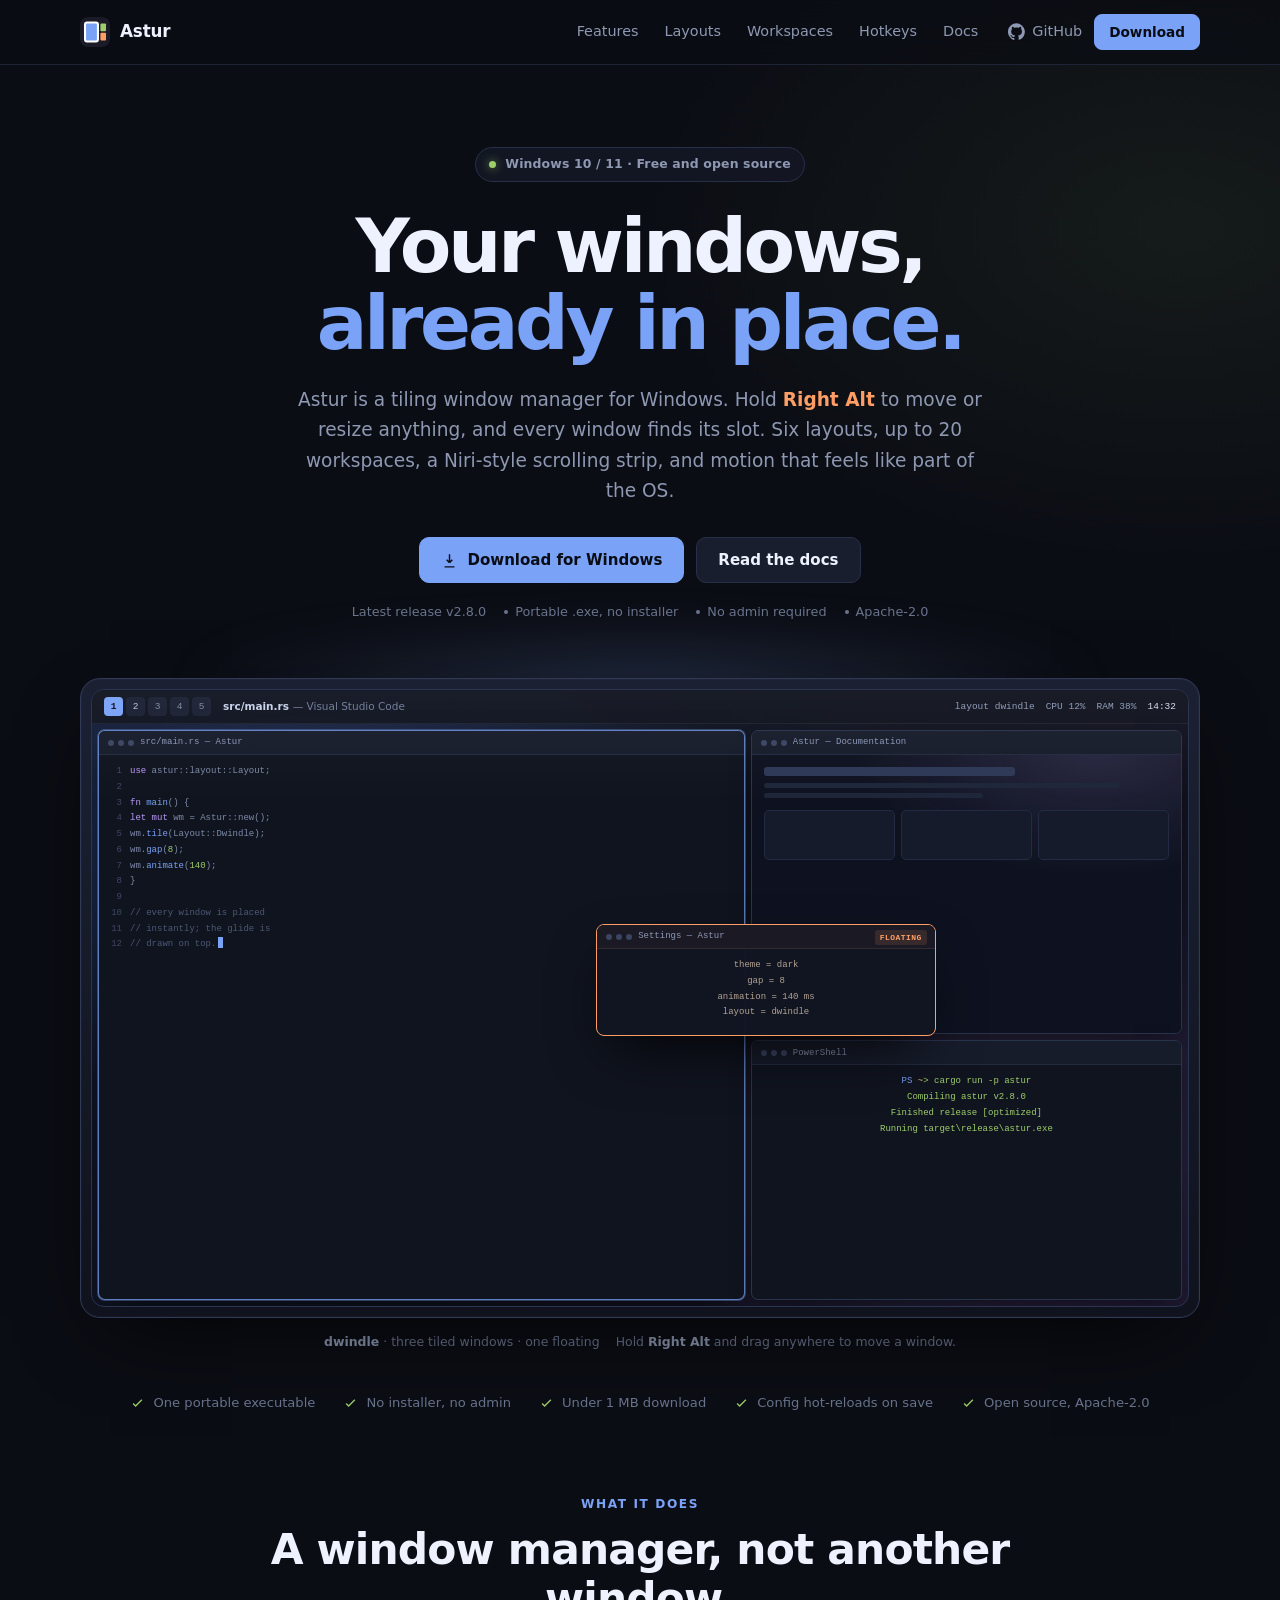
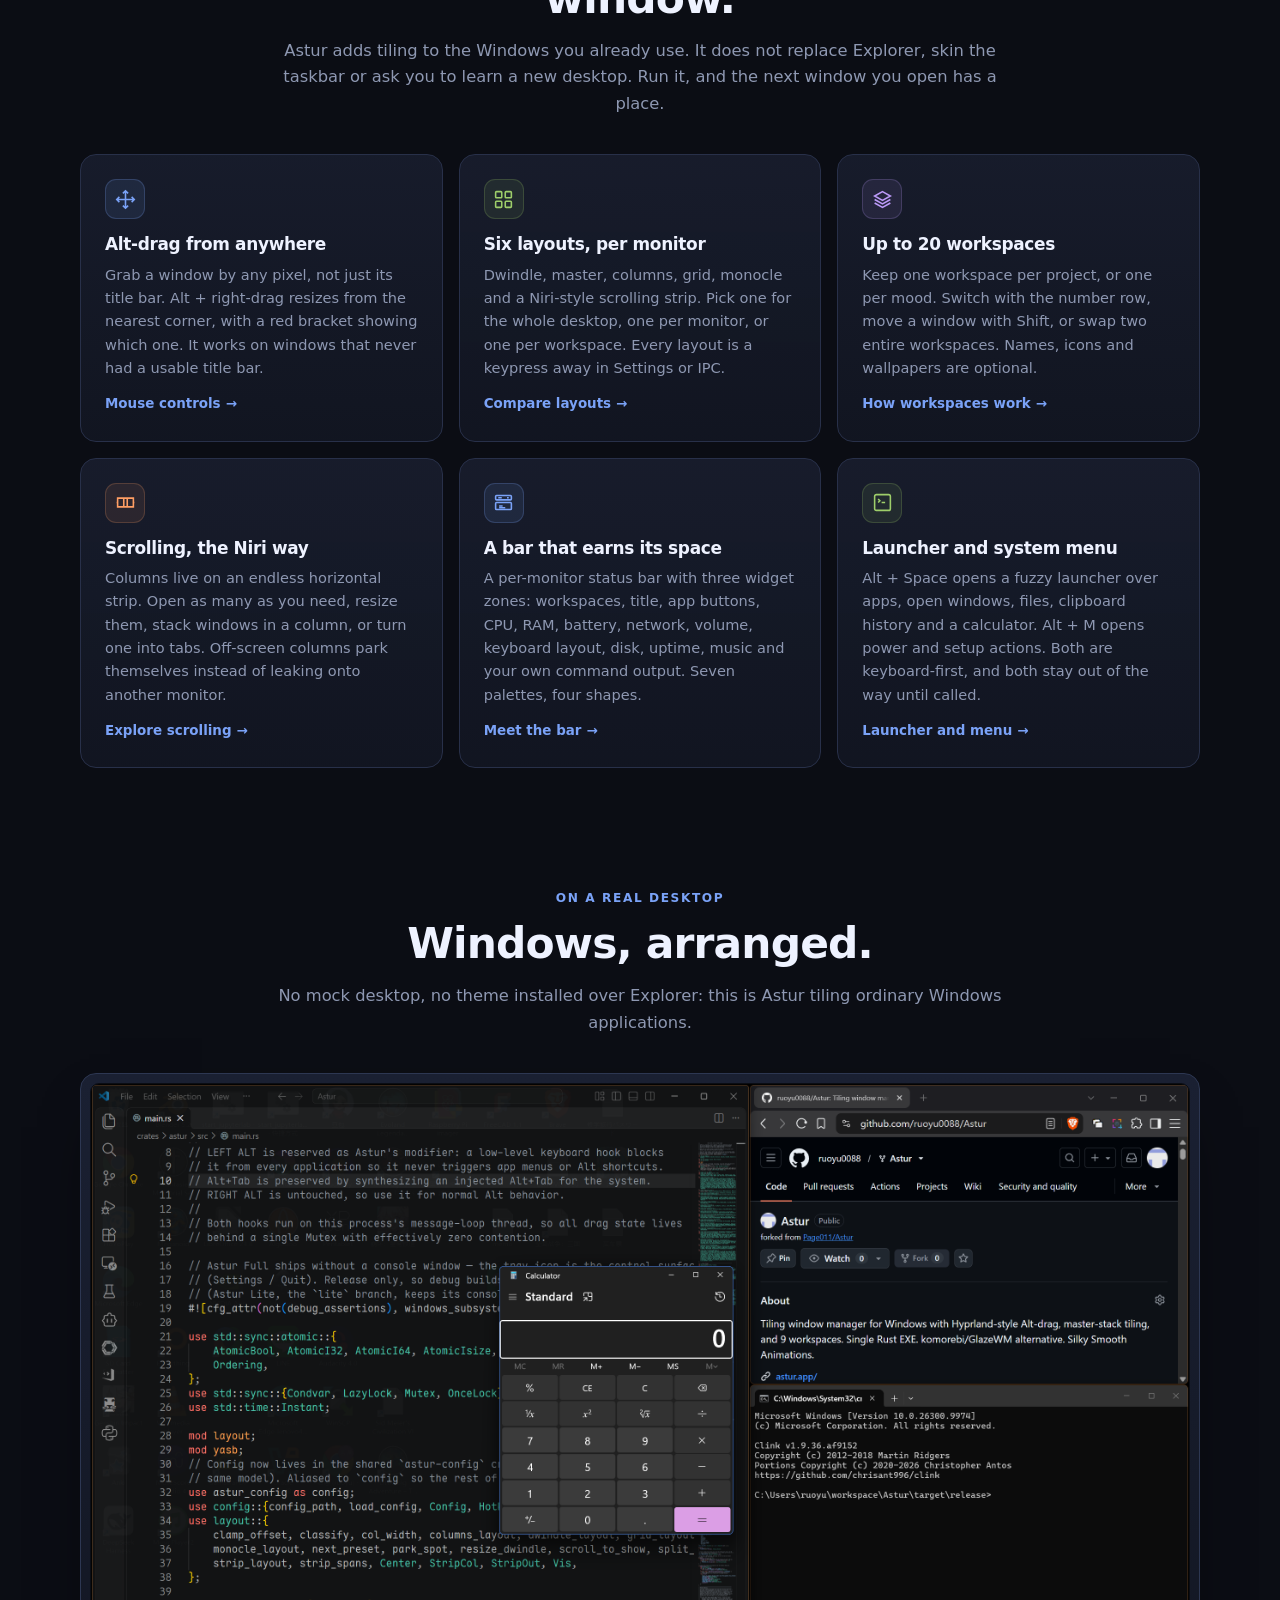
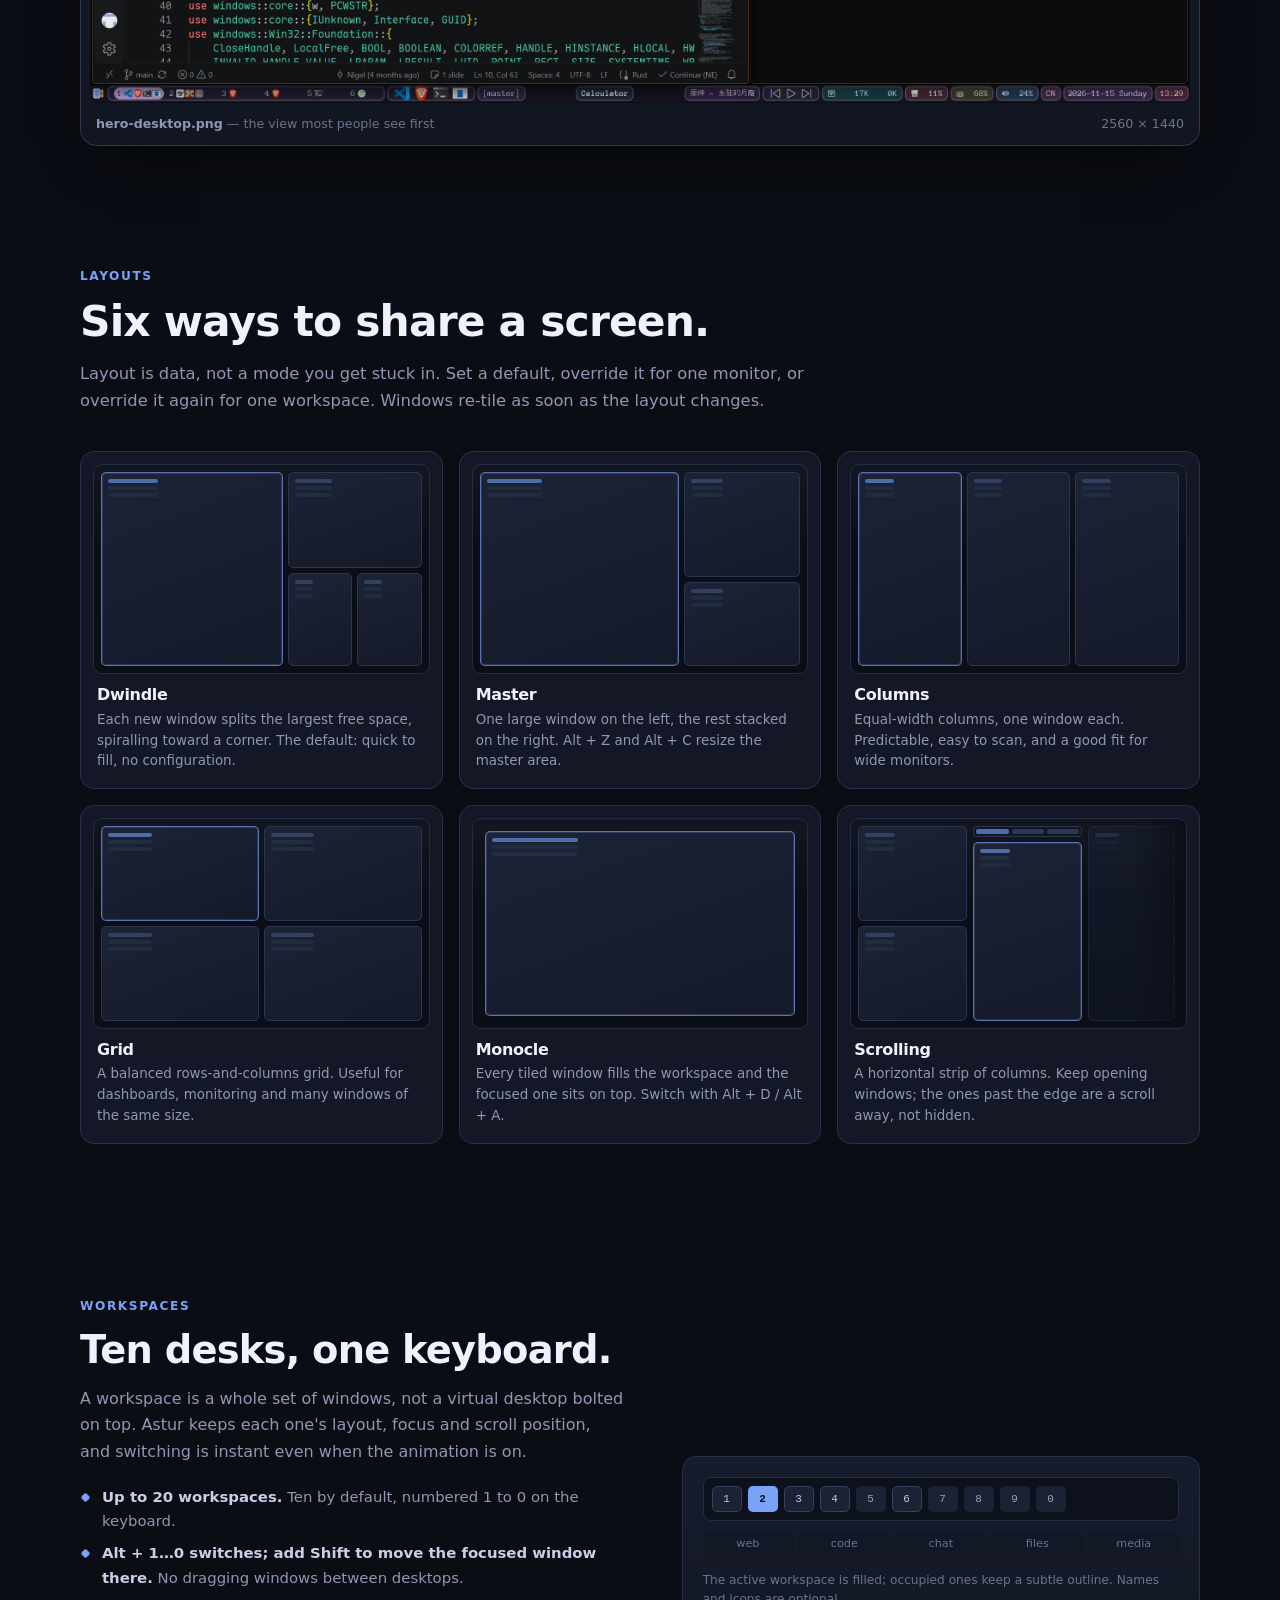
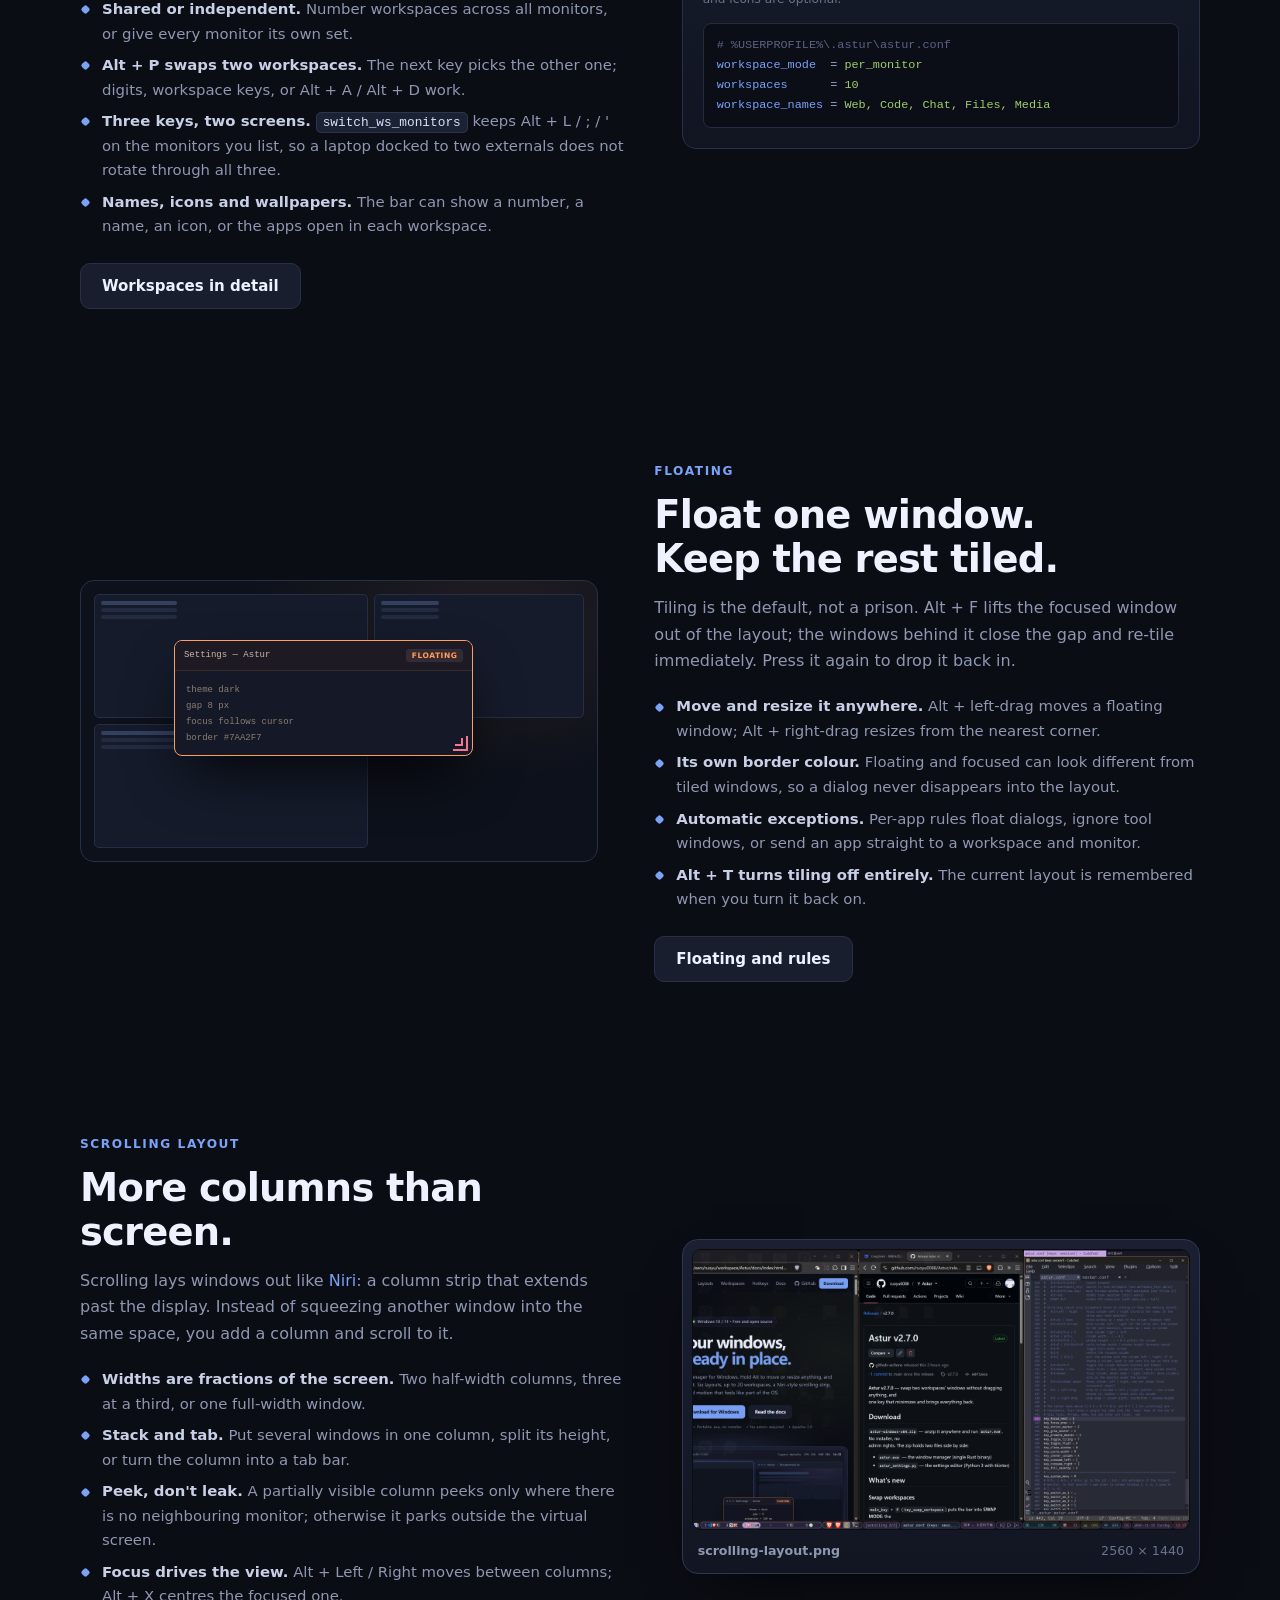
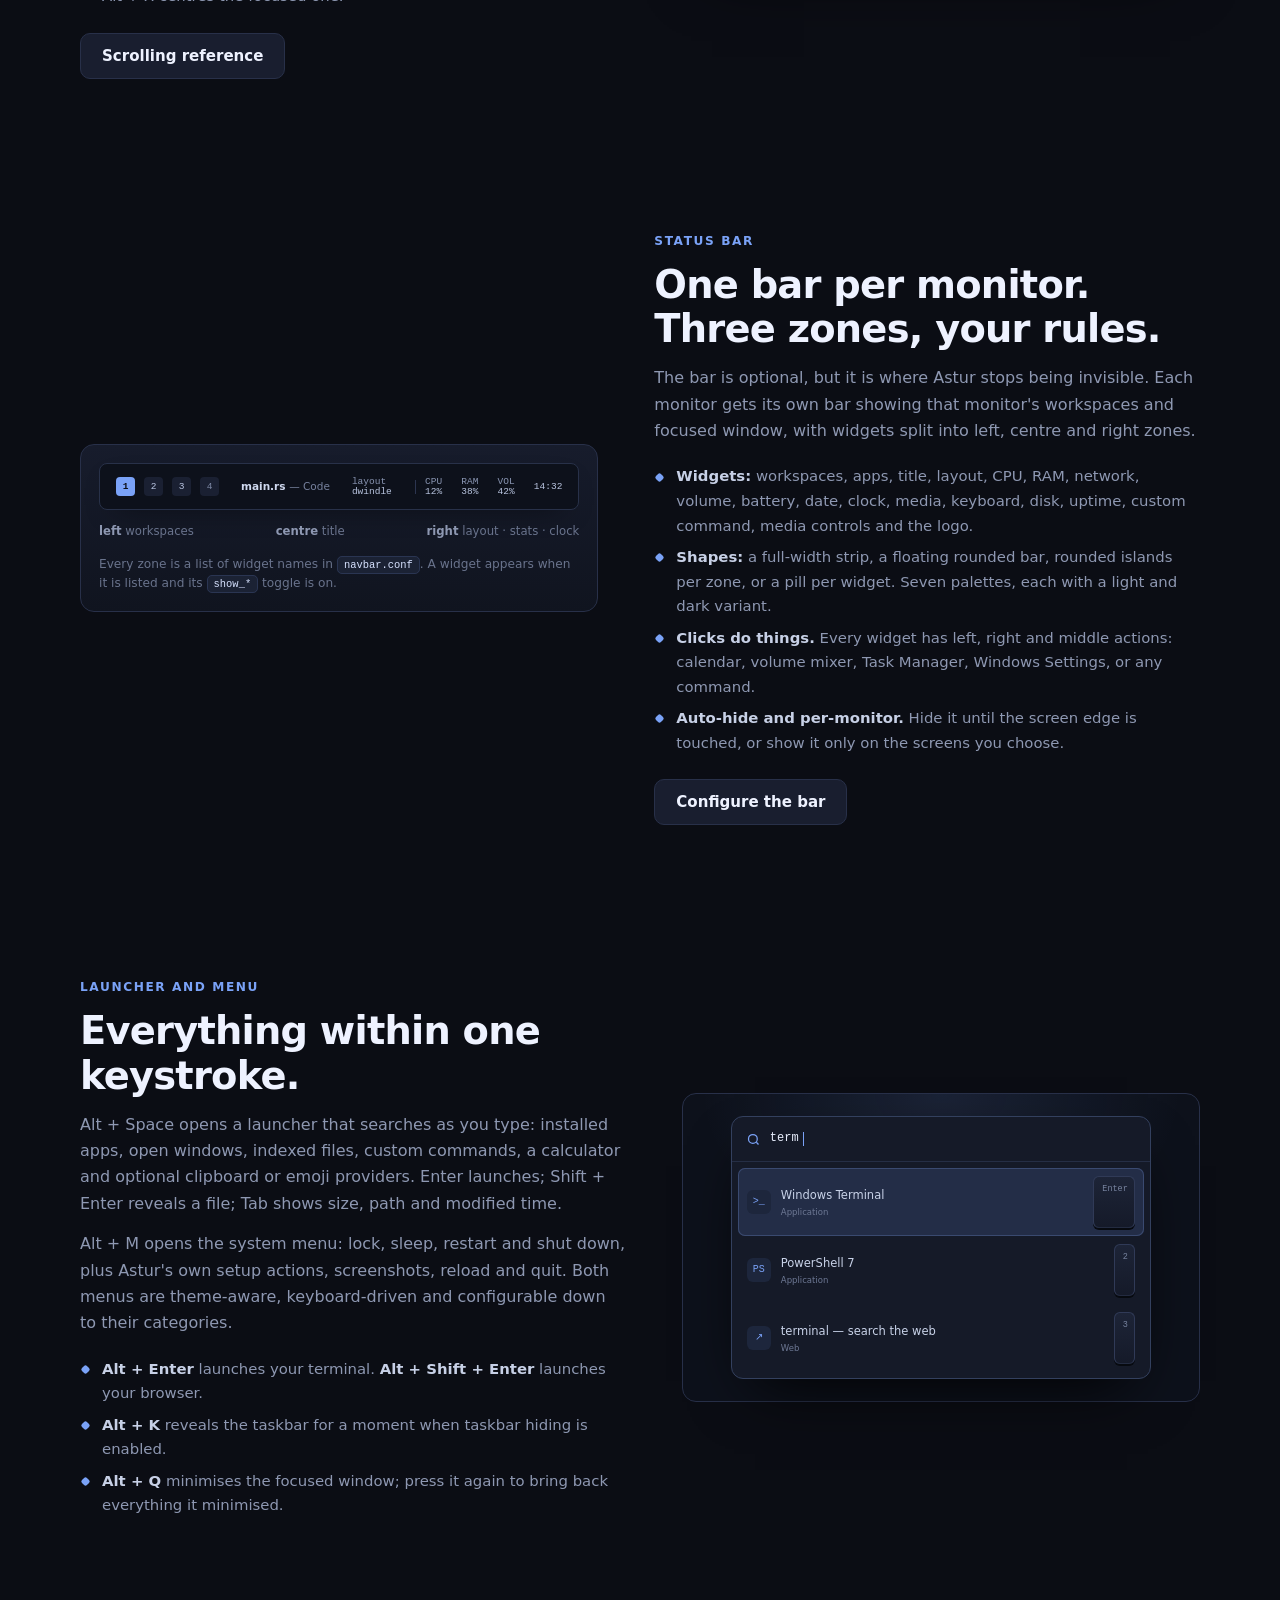
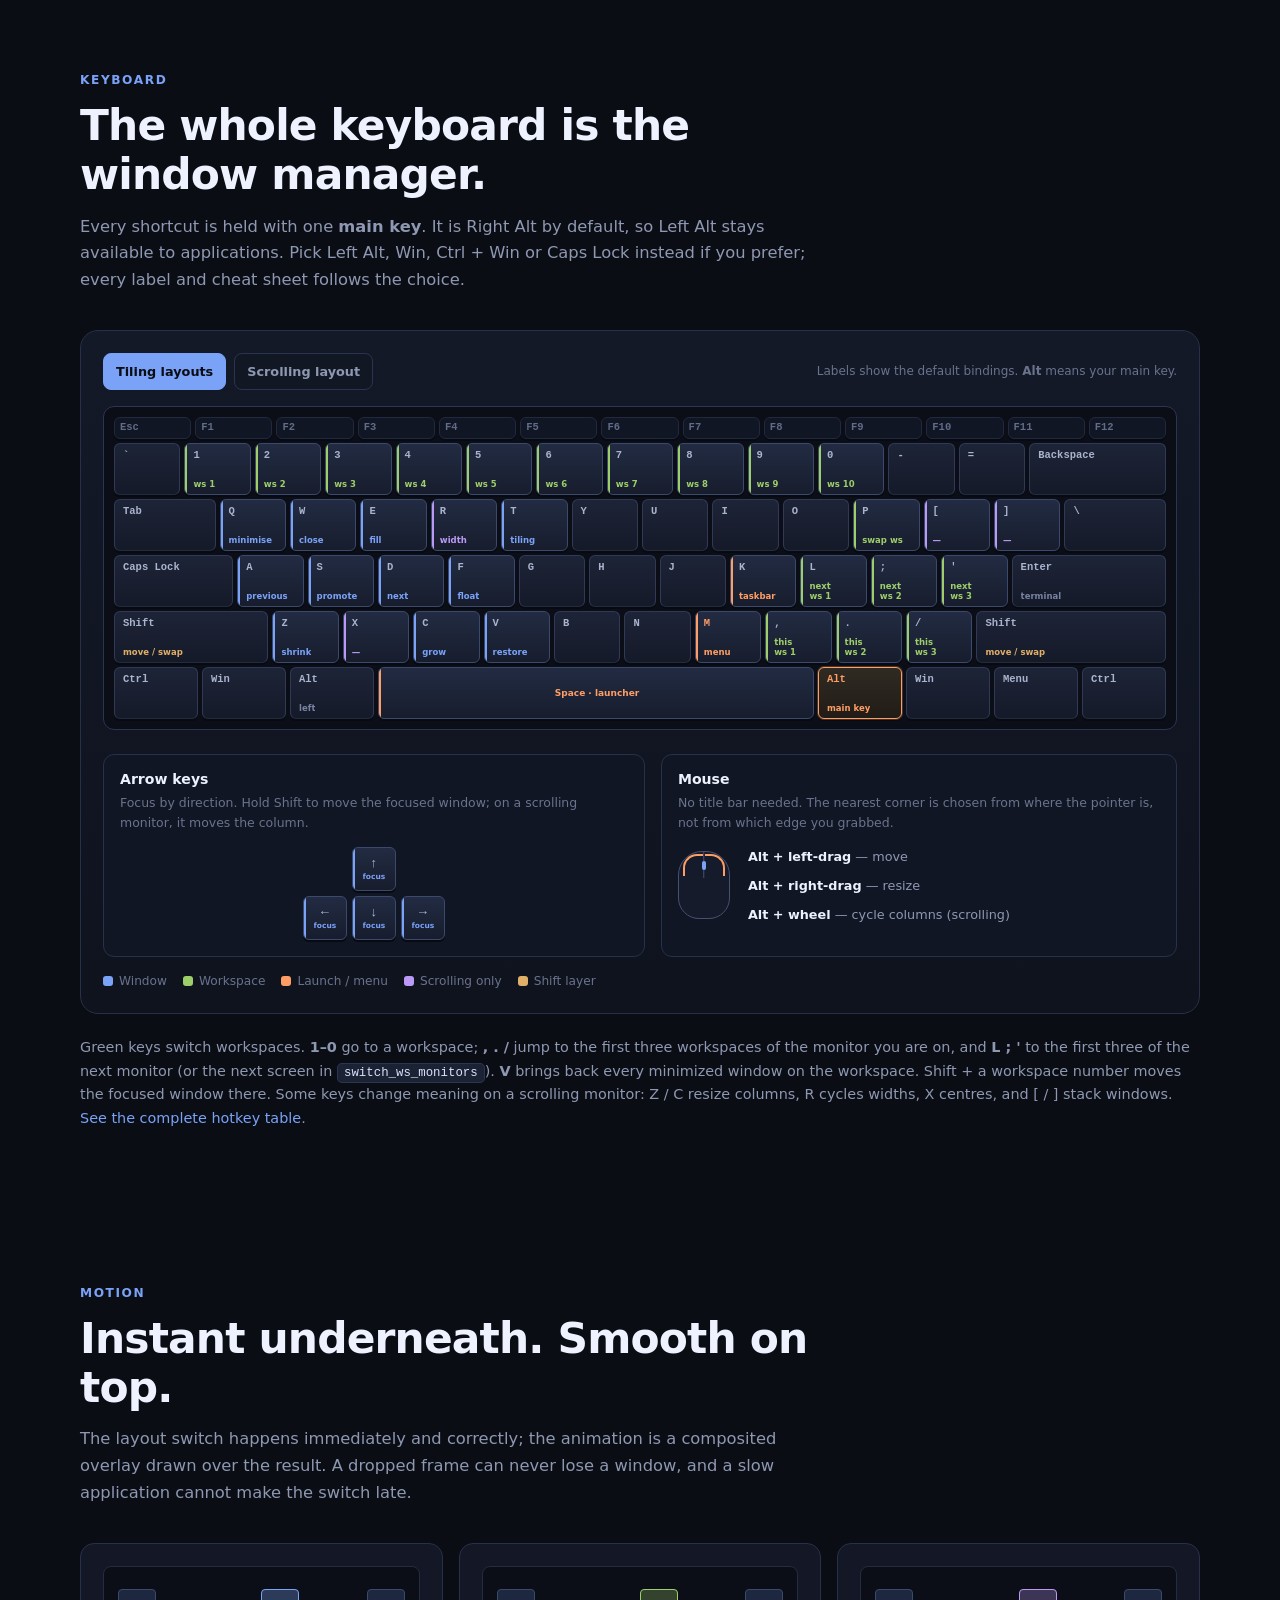
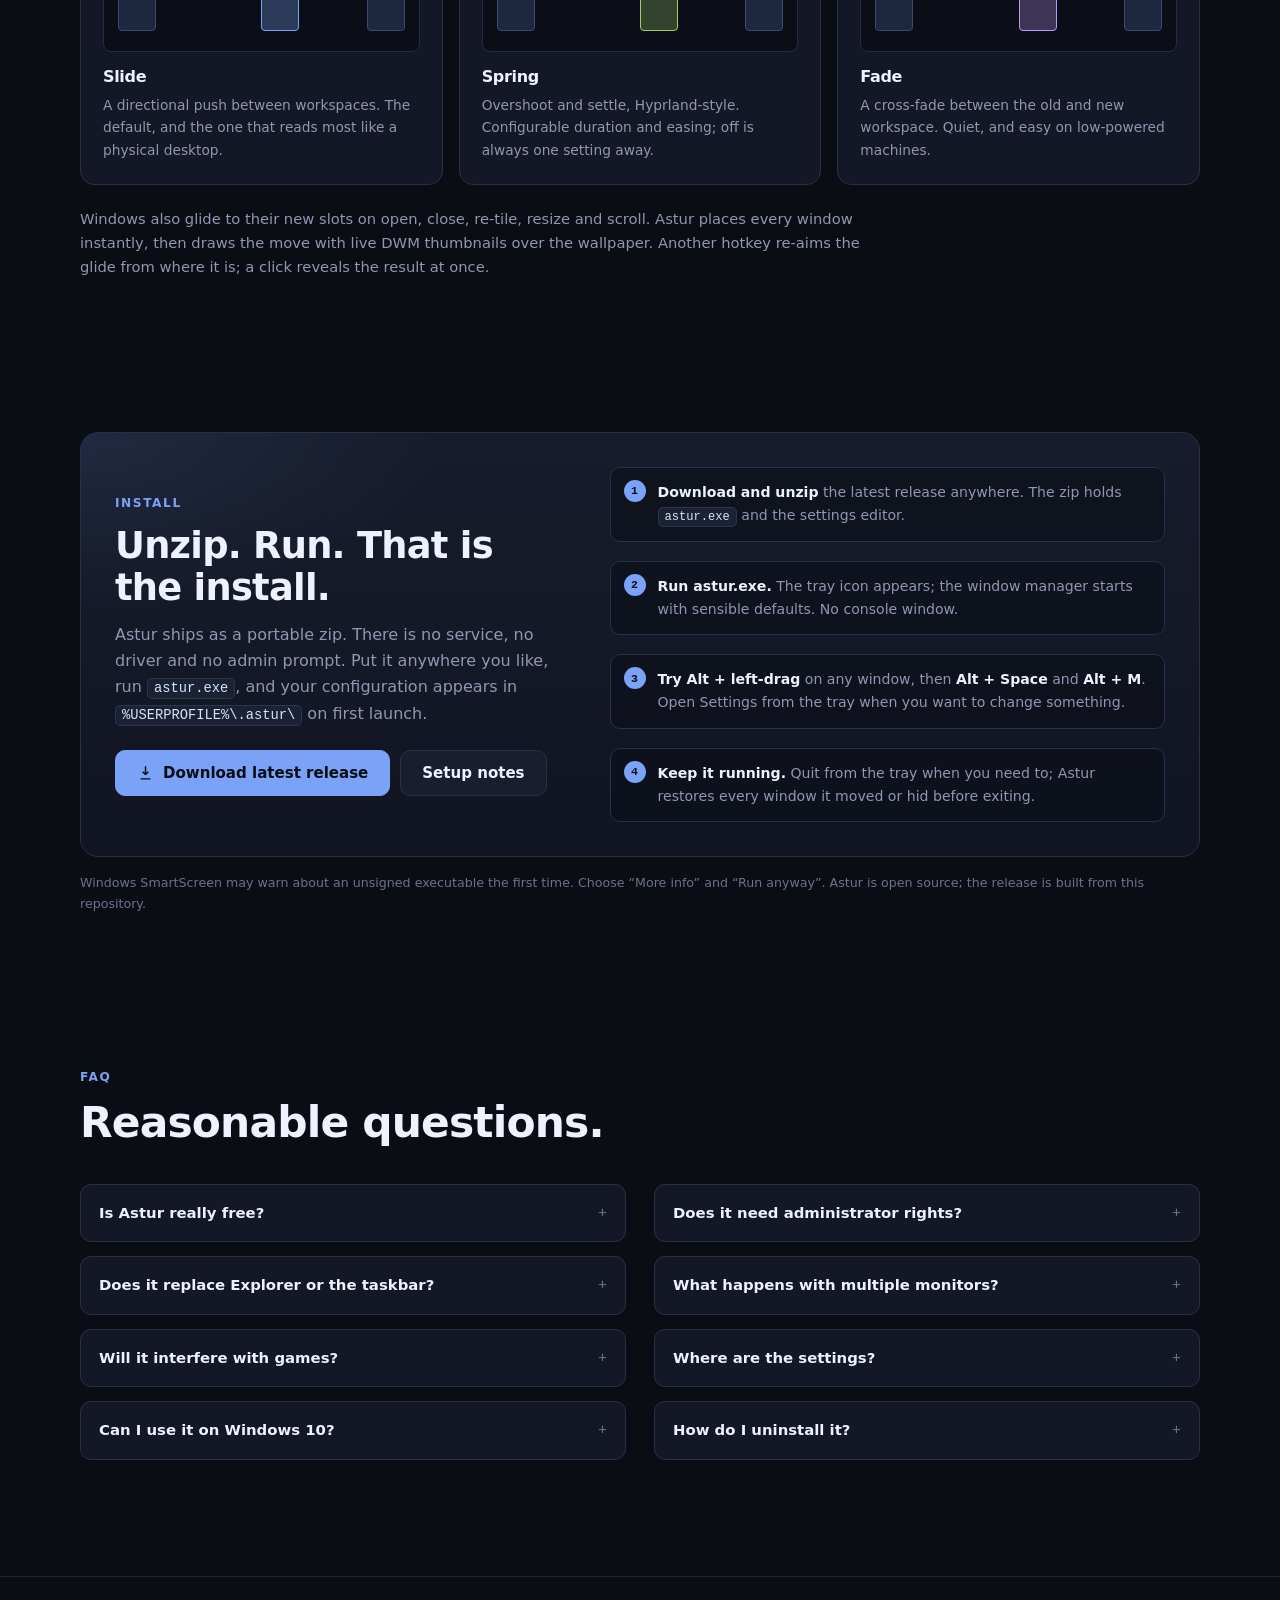
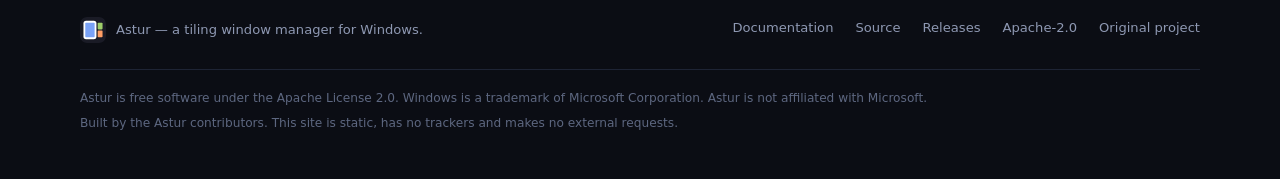
<file: docs/index.html>
<!DOCTYPE html>
<html lang="en">
<head>
  <meta charset="utf-8">
  <meta name="viewport" content="width=device-width, initial-scale=1">
  <title>Astur — Tiling window manager for Windows 10 and 11</title>
  <meta name="description" content="Astur is a fast, free tiling window manager for Windows 10 and 11. One portable .exe, six layouts, up to 20 workspaces, Alt-drag anywhere, a Niri-style scrolling layout and a per-monitor status bar.">
  <meta name="theme-color" content="#0b0d14">
  <link rel="canonical" href="https://ruoyu0088.github.io/Astur/">
  <link rel="icon" href="assets/astur.svg" type="image/svg+xml">
  <link rel="stylesheet" href="style.css">
  <meta property="og:type" content="website">
  <meta property="og:title" content="Astur — Tiling window manager for Windows">
  <meta property="og:description" content="Six layouts, up to 20 workspaces, Alt-drag anywhere and a Niri-style scrolling layout. One portable .exe, no installer.">
  <meta property="og:url" content="https://ruoyu0088.github.io/Astur/">
  <meta property="og:image" content="https://ruoyu0088.github.io/Astur/assets/screens/hero-desktop.png">
  <meta name="twitter:card" content="summary_large_image">
</head>
<body>
<a class="skip" href="#main">Skip to content</a>

<header class="site-nav">
  <div class="wrap nav-inner">
    <a class="brand" href="index.html" aria-label="Astur home">
      <img src="assets/astur.svg" alt="" width="30" height="30">
      <span>Astur</span>
    </a>
    <nav class="nav-links" aria-label="Primary">
      <a href="#features">Features</a>
      <a href="#layouts">Layouts</a>
      <a href="#workspaces">Workspaces</a>
      <a href="#hotkeys">Hotkeys</a>
      <a href="docs.html">Docs</a>
    </nav>
    <div class="nav-actions">
      <a class="nav-github" href="https://github.com/ruoyu0088/Astur" aria-label="Astur on GitHub">
        <svg viewBox="0 0 24 24" aria-hidden="true"><path d="M12 .5a12 12 0 0 0-3.8 23.4c.6.1.8-.3.8-.6v-2.1c-3.3.7-4-1.6-4-1.6-.6-1.4-1.4-1.8-1.4-1.8-1.1-.8.1-.8.1-.8 1.2.1 1.9 1.3 1.9 1.3 1.1 1.9 2.9 1.3 3.6 1 .1-.8.4-1.3.8-1.6-2.7-.3-5.5-1.3-5.5-5.9 0-1.3.5-2.4 1.2-3.2-.1-.3-.5-1.5.1-3.2 0 0 1-.3 3.3 1.2a11.5 11.5 0 0 1 6 0c2.3-1.5 3.3-1.2 3.3-1.2.6 1.7.2 2.9.1 3.2.8.8 1.2 1.9 1.2 3.2 0 4.6-2.8 5.6-5.5 5.9.4.4.8 1.1.8 2.2v3.3c0 .3.2.7.8.6A12 12 0 0 0 12 .5Z"/></svg>
        <span>GitHub</span>
      </a>
      <a class="btn btn-primary btn-sm" href="https://github.com/ruoyu0088/Astur/releases/latest">Download</a>
    </div>
  </div>
</header>

<main id="main">

  <!-- hero -->
  <section class="hero">
    <div class="wrap">
      <span class="eyebrow"><span class="dot"></span> Windows 10 / 11 · Free and open source</span>
      <h1>Your windows,<br><span class="accent">already in place.</span></h1>
      <p class="hero-sub">Astur is a tiling window manager for Windows. Hold <strong class="hero-key">Right Alt</strong> to move or resize anything, and every window finds its slot. Six layouts, up to 20 workspaces, a Niri-style scrolling strip, and motion that feels like part of the OS.</p>
      <div class="hero-actions">
        <a class="btn btn-primary" href="https://github.com/ruoyu0088/Astur/releases/latest">
          <svg viewBox="0 0 24 24" fill="none" stroke="currentColor" stroke-width="2" aria-hidden="true"><path d="M12 3v12m0 0 4-4m-4 4-4-4M5 21h14"/></svg>
          Download for Windows
        </a>
        <a class="btn" href="docs.html">Read the docs</a>
      </div>
      <div class="hero-meta">
        <span>Latest release v2.8.0</span>
        <span>Portable .exe, no installer</span>
        <span>No admin required</span>
        <span>Apache-2.0</span>
      </div>

      <div class="hero-visual">
        <div class="desktop" role="img" aria-label="Preview of Astur tiling an editor, a browser and a terminal, with a floating window and the Astur status bar.">
          <div class="astur-bar">
            <div class="ws-pills" aria-hidden="true">
              <span class="ws-pill active">1</span>
              <span class="ws-pill occupied">2</span>
              <span class="ws-pill">3</span>
              <span class="ws-pill">4</span>
              <span class="ws-pill">5</span>
            </div>
            <div class="bar-app">src/main.rs <span>— Visual Studio Code</span></div>
            <div class="bar-right" aria-hidden="true">
              <span class="hide-sm">layout dwindle</span>
              <span>CPU 12%</span>
              <span>RAM 38%</span>
              <span class="clock">14:32</span>
            </div>
          </div>
          <div class="tiles">
            <div class="win win-editor focused">
              <div class="win-bar"><span class="dots"><i></i><i></i><i></i></span><span class="name">src/main.rs — Astur</span></div>
              <div class="win-body">
                <div class="ln"><span class="no">1</span><span><span class="kw">use</span> astur::layout::Layout;</span></div>
                <div class="ln"><span class="no">2</span><span></span></div>
                <div class="ln"><span class="no">3</span><span><span class="kw">fn</span> <span class="fn">main</span>() {</span></div>
                <div class="ln"><span class="no">4</span><span>    <span class="kw">let</span> <span class="kw">mut</span> wm = Astur::new();</span></div>
                <div class="ln"><span class="no">5</span><span>    wm.<span class="fn">tile</span>(Layout::Dwindle);</span></div>
                <div class="ln"><span class="no">6</span><span>    wm.<span class="fn">gap</span>(<span class="st">8</span>);</span></div>
                <div class="ln"><span class="no">7</span><span>    wm.<span class="fn">animate</span>(<span class="st">140</span>);</span></div>
                <div class="ln"><span class="no">8</span><span>}</span></div>
                <div class="ln"><span class="no">9</span><span></span></div>
                <div class="ln"><span class="no">10</span><span><span class="cm">// every window is placed</span></span></div>
                <div class="ln"><span class="no">11</span><span><span class="cm">// instantly; the glide is</span></span></div>
                <div class="ln"><span class="no">12</span><span><span class="cm">// drawn on top.</span><span class="cursor"></span></span></div>
              </div>
            </div>
            <div class="win">
              <div class="win-bar"><span class="dots"><i></i><i></i><i></i></span><span class="name">Astur — Documentation</span></div>
              <div class="win-body browser-body">
                <div class="browser-page">
                  <div class="headline"></div>
                  <div class="line"></div>
                  <div class="line short"></div>
                  <div class="card-row"><div class="card"></div><div class="card"></div><div class="card"></div></div>
                </div>
              </div>
            </div>
            <div class="win term">
              <div class="win-bar"><span class="dots"><i></i><i></i><i></i></span><span class="name">PowerShell</span></div>
              <div class="win-body">
                <div><span class="prompt">PS</span> <span class="path">~</span>&gt; cargo run -p astur</div>
                <div>   Compiling astur v2.8.0</div>
                <div>    Finished release [optimized]</div>
                <div>     Running target\release\astur.exe</div>
              </div>
            </div>
          </div>
          <div class="float-demo">
            <div class="win-bar"><span class="dots"><i></i><i></i><i></i></span><span class="name">Settings — Astur</span><span class="badge">floating</span></div>
            <div class="win-body">theme      = dark<br>gap        = 8<br>animation  = 140 ms<br>layout     = dwindle</div>
          </div>
        </div>
      </div>
      <div class="hero-caption">
        <span><b>dwindle</b> · three tiled windows · one floating</span>
        <span>Hold <b>Right Alt</b> and drag anywhere to move a window.</span>
      </div>
    </div>
  </section>

  <div class="wrap">
    <div class="trust">
      <span><svg viewBox="0 0 24 24" fill="none" stroke="currentColor" stroke-width="2" aria-hidden="true"><path d="m5 12 4 4L19 6"/></svg> One portable executable</span>
      <span><svg viewBox="0 0 24 24" fill="none" stroke="currentColor" stroke-width="2" aria-hidden="true"><path d="m5 12 4 4L19 6"/></svg> No installer, no admin</span>
      <span><svg viewBox="0 0 24 24" fill="none" stroke="currentColor" stroke-width="2" aria-hidden="true"><path d="m5 12 4 4L19 6"/></svg> Under 1 MB download</span>
      <span><svg viewBox="0 0 24 24" fill="none" stroke="currentColor" stroke-width="2" aria-hidden="true"><path d="m5 12 4 4L19 6"/></svg> Config hot-reloads on save</span>
      <span><svg viewBox="0 0 24 24" fill="none" stroke="currentColor" stroke-width="2" aria-hidden="true"><path d="m5 12 4 4L19 6"/></svg> Open source, Apache-2.0</span>
    </div>
  </div>

  <!-- features -->
  <section class="section" id="features">
    <div class="wrap">
      <div class="section-head center">
        <span class="kicker">What it does</span>
        <h2>A window manager, not another window.</h2>
        <p>Astur adds tiling to the Windows you already use. It does not replace Explorer, skin the taskbar or ask you to learn a new desktop. Run it, and the next window you open has a place.</p>
      </div>
      <div class="grid-3">
        <article class="card">
          <span class="icon"><svg viewBox="0 0 24 24" fill="none" stroke="currentColor" stroke-width="1.8" aria-hidden="true"><path d="M5 9 2 12l3 3M9 5l3-3 3 3M15 19l-3 3-3-3M19 15l3-3-3-3M2 12h20M12 2v20"/></svg></span>
          <h3>Alt-drag from anywhere</h3>
          <p>Grab a window by any pixel, not just its title bar. Alt + right-drag resizes from the nearest corner, with a red bracket showing which one. It works on windows that never had a usable title bar.</p>
          <a class="more" href="docs.html#floating">Mouse controls</a>
        </article>
        <article class="card">
          <span class="icon green"><svg viewBox="0 0 24 24" fill="none" stroke="currentColor" stroke-width="1.8" aria-hidden="true"><rect x="3" y="3" width="7" height="7" rx="1"/><rect x="14" y="3" width="7" height="7" rx="1"/><rect x="3" y="14" width="7" height="7" rx="1"/><rect x="14" y="14" width="7" height="7" rx="1"/></svg></span>
          <h3>Six layouts, per monitor</h3>
          <p>Dwindle, master, columns, grid, monocle and a Niri-style scrolling strip. Pick one for the whole desktop, one per monitor, or one per workspace. Every layout is a keypress away in Settings or IPC.</p>
          <a class="more" href="#layouts">Compare layouts</a>
        </article>
        <article class="card">
          <span class="icon purple"><svg viewBox="0 0 24 24" fill="none" stroke="currentColor" stroke-width="1.8" aria-hidden="true"><path d="m12 3 9 5-9 5-9-5 9-5Z"/><path d="m3 12 9 5 9-5M3 16l9 5 9-5"/></svg></span>
          <h3>Up to 20 workspaces</h3>
          <p>Keep one workspace per project, or one per mood. Switch with the number row, move a window with Shift, or swap two entire workspaces. Names, icons and wallpapers are optional.</p>
          <a class="more" href="#workspaces">How workspaces work</a>
        </article>
        <article class="card">
          <span class="icon orange"><svg viewBox="0 0 24 24" fill="none" stroke="currentColor" stroke-width="1.8" aria-hidden="true"><path d="M3 7h7v10H3zM10 7h4v10h-4zM14 7h7v10h-7z"/><path d="M2 12h1M21 12h1"/></svg></span>
          <h3>Scrolling, the Niri way</h3>
          <p>Columns live on an endless horizontal strip. Open as many as you need, resize them, stack windows in a column, or turn one into tabs. Off-screen columns park themselves instead of leaking onto another monitor.</p>
          <a class="more" href="#scrolling">Explore scrolling</a>
        </article>
        <article class="card">
          <span class="icon"><svg viewBox="0 0 24 24" fill="none" stroke="currentColor" stroke-width="1.8" aria-hidden="true"><rect x="3" y="4" width="18" height="5" rx="1"/><path d="M6 6.5h.01M9 6.5h.01M16 6.5h2M6 6.5h4"/><rect x="3" y="12" width="18" height="8" rx="1"/><path d="M7 16h4M7 18h7"/></svg></span>
          <h3>A bar that earns its space</h3>
          <p>A per-monitor status bar with three widget zones: workspaces, title, app buttons, CPU, RAM, battery, network, volume, keyboard layout, disk, uptime, music and your own command output. Seven palettes, four shapes.</p>
          <a class="more" href="#bar">Meet the bar</a>
        </article>
        <article class="card">
          <span class="icon green"><svg viewBox="0 0 24 24" fill="none" stroke="currentColor" stroke-width="1.8" aria-hidden="true"><rect x="3" y="3" width="18" height="18" rx="2"/><path d="m7 8 2 2-2 2M11 12h4"/></svg></span>
          <h3>Launcher and system menu</h3>
          <p>Alt + Space opens a fuzzy launcher over apps, open windows, files, clipboard history and a calculator. Alt + M opens power and setup actions. Both are keyboard-first, and both stay out of the way until called.</p>
          <a class="more" href="docs.html#launcher">Launcher and menu</a>
        </article>
      </div>
    </div>
  </section>

  <!-- real desktop screenshot -->
  <section class="section-tight" id="desktop">
    <div class="wrap">
      <div class="section-head center">
        <span class="kicker">On a real desktop</span>
        <h2>Windows, arranged.</h2>
        <p>No mock desktop, no theme installed over Explorer: this is Astur tiling ordinary Windows applications.</p>
      </div>
      <figure class="shot">
        <img src="assets/screens/hero-desktop.png" alt="A full Windows desktop tiled by Astur, with several application windows and the Astur status bar." width="2560" height="1440" loading="lazy">
        <figcaption><span><b>hero-desktop.png</b> — the view most people see first</span><span>2560 × 1440</span></figcaption>
      </figure>
    </div>
  </section>

  <!-- layouts -->
  <section class="section" id="layouts">
    <div class="wrap">
      <div class="section-head">
        <span class="kicker">Layouts</span>
        <h2>Six ways to share a screen.</h2>
        <p>Layout is data, not a mode you get stuck in. Set a default, override it for one monitor, or override it again for one workspace. Windows re-tile as soon as the layout changes.</p>
      </div>
      <div class="layout-grid">
        <article class="layout-card">
          <div class="diagram d-dwindle" aria-hidden="true">
            <div class="pane accent"></div>
            <div class="d-col"><div class="pane"></div><div class="d-row"><div class="pane"></div><div class="pane"></div></div></div>
          </div>
          <h3>Dwindle</h3>
          <p>Each new window splits the largest free space, spiralling toward a corner. The default: quick to fill, no configuration.</p>
        </article>
        <article class="layout-card">
          <div class="diagram d-master" aria-hidden="true">
            <div class="pane accent"></div>
            <div class="d-col"><div class="pane"></div><div class="pane"></div></div>
          </div>
          <h3>Master</h3>
          <p>One large window on the left, the rest stacked on the right. Alt + Z and Alt + C resize the master area.</p>
        </article>
        <article class="layout-card">
          <div class="diagram d-columns" aria-hidden="true">
            <div class="pane accent"></div><div class="pane"></div><div class="pane"></div>
          </div>
          <h3>Columns</h3>
          <p>Equal-width columns, one window each. Predictable, easy to scan, and a good fit for wide monitors.</p>
        </article>
        <article class="layout-card">
          <div class="diagram d-grid" aria-hidden="true">
            <div class="pane accent"></div><div class="pane"></div><div class="pane"></div><div class="pane"></div>
          </div>
          <h3>Grid</h3>
          <p>A balanced rows-and-columns grid. Useful for dashboards, monitoring and many windows of the same size.</p>
        </article>
        <article class="layout-card">
          <div class="diagram d-monocle" aria-hidden="true">
            <div class="pane accent"></div><div class="pane"></div><div class="pane"></div>
          </div>
          <h3>Monocle</h3>
          <p>Every tiled window fills the workspace and the focused one sits on top. Switch with Alt + D / Alt + A.</p>
        </article>
        <article class="layout-card">
          <div class="diagram d-scroll" aria-hidden="true">
            <div class="col c1"><div class="pane"></div><div class="pane"></div></div>
            <div class="col c2"><div class="tabbar"><i></i><i></i><i></i></div><div class="pane accent"></div></div>
            <div class="col c3"><div class="pane"></div></div>
          </div>
          <h3>Scrolling</h3>
          <p>A horizontal strip of columns. Keep opening windows; the ones past the edge are a scroll away, not hidden.</p>
        </article>
      </div>
    </div>
  </section>

  <!-- workspaces -->
  <section class="section" id="workspaces">
    <div class="wrap split">
      <div class="split-text">
        <span class="kicker">Workspaces</span>
        <h2>Ten desks, one keyboard.</h2>
        <p>A workspace is a whole set of windows, not a virtual desktop bolted on top. Astur keeps each one's layout, focus and scroll position, and switching is instant even when the animation is on.</p>
        <ul>
          <li><b>Up to 20 workspaces.</b> Ten by default, numbered 1 to 0 on the keyboard.</li>
          <li><b>Alt + 1…0 switches; add Shift to move the focused window there.</b> No dragging windows between desktops.</li>
          <li><b>Shared or independent.</b> Number workspaces across all monitors, or give every monitor its own set.</li>
          <li><b>Alt + P swaps two workspaces.</b> The next key picks the other one; digits, workspace keys, or Alt + A / Alt + D work.</li>
          <li><b>Three keys, two screens.</b> <code>switch_ws_monitors</code> keeps Alt + L / ; / ' on the monitors you list, so a laptop docked to two externals does not rotate through all three.</li>
          <li><b>Names, icons and wallpapers.</b> The bar can show a number, a name, an icon, or the apps open in each workspace.</li>
        </ul>
        <a class="btn" href="docs.html#workspaces">Workspaces in detail</a>
      </div>
      <div class="split-visual">
        <div class="ws-panel">
          <div class="bar-line" aria-hidden="true">
            <span class="pill has">1</span>
            <span class="pill on">2</span>
            <span class="pill has">3</span>
            <span class="pill has">4</span>
            <span class="pill">5</span>
            <span class="pill has">6</span>
            <span class="pill">7</span>
            <span class="pill">8</span>
            <span class="pill">9</span>
            <span class="pill">0</span>
          </div>
          <div class="ws-names" aria-hidden="true">
            <span>web</span><span>code</span><span>chat</span><span>files</span><span>media</span>
          </div>
          <p class="ws-caption">The active workspace is filled; occupied ones keep a subtle outline. Names and icons are optional.</p>
          <div class="mini-code"><span class="c"># %USERPROFILE%\.astur\astur.conf</span>
<span class="k">workspace_mode</span>  = <span class="v">per_monitor</span>
<span class="k">workspaces</span>      = <span class="v">10</span>
<span class="k">workspace_names</span> = <span class="v">Web, Code, Chat, Files, Media</span></div>
        </div>
      </div>
    </div>
  </section>

  <!-- floating -->
  <section class="section" id="floating">
    <div class="wrap split reverse">
      <div class="split-text">
        <span class="kicker">Floating</span>
        <h2>Float one window.<br>Keep the rest tiled.</h2>
        <p>Tiling is the default, not a prison. Alt + F lifts the focused window out of the layout; the windows behind it close the gap and re-tile immediately. Press it again to drop it back in.</p>
        <ul>
          <li><b>Move and resize it anywhere.</b> Alt + left-drag moves a floating window; Alt + right-drag resizes from the nearest corner.</li>
          <li><b>Its own border colour.</b> Floating and focused can look different from tiled windows, so a dialog never disappears into the layout.</li>
          <li><b>Automatic exceptions.</b> Per-app rules float dialogs, ignore tool windows, or send an app straight to a workspace and monitor.</li>
          <li><b>Alt + T turns tiling off entirely.</b> The current layout is remembered when you turn it back on.</li>
        </ul>
        <a class="btn" href="docs.html#floating">Floating and rules</a>
      </div>
      <div class="split-visual">
        <div class="float-visual" role="img" aria-label="A floating settings window over a tiled layout, with a red resize corner.">
          <div class="tiled" aria-hidden="true"><div class="pane"></div><div class="pane"></div><div class="pane"></div></div>
          <div class="float-window">
            <div class="head">Settings — Astur <span class="tag">floating</span></div>
            <div class="body">theme      dark<br>gap        8 px<br>focus      follows cursor<br>border     #7AA2F7</div>
            <span class="resize-corner"></span>
          </div>
        </div>
      </div>
    </div>
  </section>

  <!-- scrolling -->
  <section class="section" id="scrolling">
    <div class="wrap split">
      <div class="split-text">
        <span class="kicker">Scrolling layout</span>
        <h2>More columns than screen.</h2>
        <p>Scrolling lays windows out like <a href="https://github.com/YaLTeR/niri">Niri</a>: a column strip that extends past the display. Instead of squeezing another window into the same space, you add a column and scroll to it.</p>
        <ul>
          <li><b>Widths are fractions of the screen.</b> Two half-width columns, three at a third, or one full-width window.</li>
          <li><b>Stack and tab.</b> Put several windows in one column, split its height, or turn the column into a tab bar.</li>
          <li><b>Peek, don't leak.</b> A partially visible column peeks only where there is no neighbouring monitor; otherwise it parks outside the virtual screen.</li>
          <li><b>Focus drives the view.</b> Alt + Left / Right moves between columns; Alt + X centres the focused one.</li>
        </ul>
        <a class="btn" href="docs.html#scrolling">Scrolling reference</a>
      </div>
      <div class="split-visual">
        <figure class="shot">
          <img src="assets/screens/scrolling-layout.png" alt="Astur's scrolling layout with three columns; the status bar shows scrolling 3 of 3." width="2560" height="1440" loading="lazy">
          <figcaption><span><b>scrolling-layout.png</b></span><span>2560 × 1440</span></figcaption>
        </figure>
      </div>
    </div>
  </section>

  <!-- bar -->
  <section class="section" id="bar">
    <div class="wrap split reverse">
      <div class="split-text">
        <span class="kicker">Status bar</span>
        <h2>One bar per monitor.<br>Three zones, your rules.</h2>
        <p>The bar is optional, but it is where Astur stops being invisible. Each monitor gets its own bar showing that monitor's workspaces and focused window, with widgets split into left, centre and right zones.</p>
        <ul>
          <li><b>Widgets:</b> workspaces, apps, title, layout, CPU, RAM, network, volume, battery, date, clock, media, keyboard, disk, uptime, custom command, media controls and the logo.</li>
          <li><b>Shapes:</b> a full-width strip, a floating rounded bar, rounded islands per zone, or a pill per widget. Seven palettes, each with a light and dark variant.</li>
          <li><b>Clicks do things.</b> Every widget has left, right and middle actions: calendar, volume mixer, Task Manager, Windows Settings, or any command.</li>
          <li><b>Auto-hide and per-monitor.</b> Hide it until the screen edge is touched, or show it only on the screens you choose.</li>
        </ul>
        <a class="btn" href="docs.html#bar">Configure the bar</a>
      </div>
      <div class="split-visual">
        <div class="bar-visual">
          <div class="bar-mock" aria-hidden="true">
            <div class="zone">
              <span class="ws-pill active">1</span><span class="ws-pill occupied">2</span><span class="ws-pill occupied">3</span><span class="ws-pill">4</span>
            </div>
            <div class="zone"><span class="title">main.rs <span>— Code</span></span></div>
            <div class="zone" style="margin-left:auto">
              <span class="stat">layout <b>dwindle</b></span><span class="sep"></span>
              <span class="stat">CPU <b>12%</b></span><span class="stat">RAM <b>38%</b></span>
              <span class="stat">VOL <b>42%</b></span><span class="stat clock"><b>14:32</b></span>
            </div>
          </div>
          <div class="bar-legend"><span><b>left</b> workspaces</span><span><b>centre</b> title</span><span><b>right</b> layout · stats · clock</span></div>
          <p class="ws-caption">Every zone is a list of widget names in <code>navbar.conf</code>. A widget appears when it is listed and its <code>show_*</code> toggle is on.</p>
        </div>
      </div>
    </div>
  </section>

  <!-- launcher -->
  <section class="section" id="launcher">
    <div class="wrap split">
      <div class="split-text">
        <span class="kicker">Launcher and menu</span>
        <h2>Everything within one keystroke.</h2>
        <p>Alt + Space opens a launcher that searches as you type: installed apps, open windows, indexed files, custom commands, a calculator and optional clipboard or emoji providers. Enter launches; Shift + Enter reveals a file; Tab shows size, path and modified time.</p>
        <p style="margin-top:14px">Alt + M opens the system menu: lock, sleep, restart and shut down, plus Astur's own setup actions, screenshots, reload and quit. Both menus are theme-aware, keyboard-driven and configurable down to their categories.</p>
        <ul>
          <li><b>Alt + Enter</b> launches your terminal. <b>Alt + Shift + Enter</b> launches your browser.</li>
          <li><b>Alt + K</b> reveals the taskbar for a moment when taskbar hiding is enabled.</li>
          <li><b>Alt + Q</b> minimises the focused window; press it again to bring back everything it minimised.</li>
        </ul>
      </div>
      <div class="split-visual">
        <div class="launcher-visual" role="img" aria-label="The Astur launcher showing a search field and matching applications.">
          <div class="launcher">
            <div class="search">
              <svg viewBox="0 0 24 24" fill="none" stroke="currentColor" stroke-width="2" aria-hidden="true"><circle cx="11" cy="11" r="7"/><path d="m20 20-3.5-3.5"/></svg>
              <span class="q">term</span><span class="caret"></span>
            </div>
            <div class="results">
              <div class="result on"><span class="ico">&gt;_</span><span class="txt">Windows Terminal<small>Application</small></span><span class="key">Enter</span></div>
              <div class="result"><span class="ico">PS</span><span class="txt">PowerShell 7<small>Application</small></span><span class="key">2</span></div>
              <div class="result"><span class="ico">&#8599;</span><span class="txt">terminal — search the web<small>Web</small></span><span class="key">3</span></div>
            </div>
          </div>
        </div>
      </div>
    </div>
  </section>

  <!-- keyboard -->
  <section class="section" id="hotkeys">
    <div class="wrap">
      <div class="section-head">
        <span class="kicker">Keyboard</span>
        <h2>The whole keyboard is the window manager.</h2>
        <p>Every shortcut is held with one <b>main key</b>. It is Right Alt by default, so Left Alt stays available to applications. Pick Left Alt, Win, Ctrl + Win or Caps Lock instead if you prefer; every label and cheat sheet follows the choice.</p>
      </div>

      <div class="kb-wrap">
        <input type="radio" name="kb-mode" id="kb-tiling" checked>
        <input type="radio" name="kb-mode" id="kb-scrolling">
        <div class="kb-controls">
          <label for="kb-tiling">Tiling layouts</label>
          <label for="kb-scrolling">Scrolling layout</label>
          <span class="kb-hint">Labels show the default bindings. <b>Alt</b> means your main key.</span>
        </div>

        <div class="kb-scroll">
          <div class="keyboard" role="img" aria-label="A keyboard diagram marking Astur's default shortcuts. Press Alt plus a marked key.">
            <div class="kb-fn-row" aria-hidden="true">
              <div class="key small"><span class="cap">Esc</span></div>
              <div class="key small"><span class="cap">F1</span></div>
              <div class="key small"><span class="cap">F2</span></div>
              <div class="key small"><span class="cap">F3</span></div>
              <div class="key small"><span class="cap">F4</span></div>
              <div class="key small"><span class="cap">F5</span></div>
              <div class="key small"><span class="cap">F6</span></div>
              <div class="key small"><span class="cap">F7</span></div>
              <div class="key small"><span class="cap">F8</span></div>
              <div class="key small"><span class="cap">F9</span></div>
              <div class="key small"><span class="cap">F10</span></div>
              <div class="key small"><span class="cap">F11</span></div>
              <div class="key small"><span class="cap">F12</span></div>
            </div>

            <div class="kb-row">
              <div class="key u1"><span class="cap">`</span></div>
              <div class="key u1 mark k-green"><span class="cap">1</span><span class="fn">ws 1</span></div>
              <div class="key u1 mark k-green"><span class="cap">2</span><span class="fn">ws 2</span></div>
              <div class="key u1 mark k-green"><span class="cap">3</span><span class="fn">ws 3</span></div>
              <div class="key u1 mark k-green"><span class="cap">4</span><span class="fn">ws 4</span></div>
              <div class="key u1 mark k-green"><span class="cap">5</span><span class="fn">ws 5</span></div>
              <div class="key u1 mark k-green"><span class="cap">6</span><span class="fn">ws 6</span></div>
              <div class="key u1 mark k-green"><span class="cap">7</span><span class="fn">ws 7</span></div>
              <div class="key u1 mark k-green"><span class="cap">8</span><span class="fn">ws 8</span></div>
              <div class="key u1 mark k-green"><span class="cap">9</span><span class="fn">ws 9</span></div>
              <div class="key u1 mark k-green"><span class="cap">0</span><span class="fn">ws 10</span></div>
              <div class="key u1"><span class="cap">-</span></div>
              <div class="key u1"><span class="cap">=</span></div>
              <div class="key u2"><span class="cap">Backspace</span></div>
            </div>

            <div class="kb-row">
              <div class="key u15"><span class="cap">Tab</span></div>
              <div class="key u1 mark k-blue"><span class="cap">Q</span><span class="fn">minimise</span></div>
              <div class="key u1 mark k-blue"><span class="cap">W</span><span class="fn">close</span></div>
              <div class="key u1 mark k-blue"><span class="cap">E</span><span class="fn">fill</span></div>
              <div class="key u1 mark k-purple scroll"><span class="cap">R</span><span class="fn tile">width</span><span class="fn scroll">width</span></div>
              <div class="key u1 mark k-blue"><span class="cap">T</span><span class="fn">tiling</span></div>
              <div class="key u1"><span class="cap">Y</span></div>
              <div class="key u1"><span class="cap">U</span></div>
              <div class="key u1"><span class="cap">I</span></div>
              <div class="key u1"><span class="cap">O</span></div>
              <div class="key u1 mark k-green"><span class="cap">P</span><span class="fn">swap ws</span></div>
              <div class="key u1 mark k-purple scroll"><span class="cap">[</span><span class="fn tile">—</span><span class="fn scroll">stack L</span></div>
              <div class="key u1 mark k-purple scroll"><span class="cap">]</span><span class="fn tile">—</span><span class="fn scroll">stack R</span></div>
              <div class="key u15"><span class="cap">\</span></div>
            </div>

            <div class="kb-row">
              <div class="key u175"><span class="cap">Caps Lock</span></div>
              <div class="key u1 mark k-blue"><span class="cap">A</span><span class="fn tile">previous</span><span class="fn scroll">prev col</span></div>
              <div class="key u1 mark k-blue dual"><span class="cap">S</span><span class="fn tile">promote</span><span class="fn scroll">full</span></div>
              <div class="key u1 mark k-blue"><span class="cap">D</span><span class="fn tile">next</span><span class="fn scroll">next col</span></div>
              <div class="key u1 mark k-blue"><span class="cap">F</span><span class="fn">float</span></div>
              <div class="key u1"><span class="cap">G</span></div>
              <div class="key u1"><span class="cap">H</span></div>
              <div class="key u1"><span class="cap">J</span></div>
              <div class="key u1 mark k-orange"><span class="cap">K</span><span class="fn">taskbar</span></div>
              <div class="key u1 mark k-green"><span class="cap">L</span><span class="fn">next<br>ws 1</span></div>
              <div class="key u1 mark k-green"><span class="cap">;</span><span class="fn">next<br>ws 2</span></div>
              <div class="key u1 mark k-green"><span class="cap">'</span><span class="fn">next<br>ws 3</span></div>
              <div class="key u225"><span class="cap">Enter</span><span class="fn">terminal</span></div>
            </div>

            <div class="kb-row">
              <div class="key u225 shift"><span class="cap">Shift</span><span class="fn">move / swap</span></div>
              <div class="key u1 mark k-blue dual"><span class="cap">Z</span><span class="fn tile">shrink</span><span class="fn scroll">narrower</span></div>
              <div class="key u1 mark k-purple scroll"><span class="cap">X</span><span class="fn tile">—</span><span class="fn scroll">centre</span></div>
              <div class="key u1 mark k-blue dual"><span class="cap">C</span><span class="fn tile">grow</span><span class="fn scroll">wider</span></div>
              <div class="key u1 mark k-blue"><span class="cap">V</span><span class="fn">restore</span></div>
              <div class="key u1"><span class="cap">B</span></div>
              <div class="key u1"><span class="cap">N</span></div>
              <div class="key u1 mark k-orange menu"><span class="cap">M</span><span class="fn">menu</span></div>
              <div class="key u1 mark k-green"><span class="cap">,</span><span class="fn">this<br>ws 1</span></div>
              <div class="key u1 mark k-green"><span class="cap">.</span><span class="fn">this<br>ws 2</span></div>
              <div class="key u1 mark k-green"><span class="cap">/</span><span class="fn">this<br>ws 3</span></div>
              <div class="key u275 shift"><span class="cap">Shift</span><span class="fn">move / swap</span></div>
            </div>

            <div class="kb-row">
              <div class="key u125"><span class="cap">Ctrl</span></div>
              <div class="key u125"><span class="cap">Win</span></div>
              <div class="key u125"><span class="cap">Alt</span><span class="fn">left</span></div>
              <div class="key u625 space mark k-orange"><span class="cap">Space · launcher</span></div>
              <div class="key u125 main"><span class="cap">Alt</span><span class="fn">main key</span></div>
              <div class="key u125"><span class="cap">Win</span></div>
              <div class="key u125"><span class="cap">Menu</span></div>
              <div class="key u125"><span class="cap">Ctrl</span></div>
            </div>
          </div>
        </div>

        <div class="kb-extra">
          <div class="kb-card">
            <h4>Arrow keys</h4>
            <p>Focus by direction. Hold Shift to move the focused window; on a scrolling monitor, it moves the column.</p>
            <div class="arrow-pad" aria-hidden="true">
              <div class="key up mark k-blue"><span class="cap">&#8593;</span><span class="fn tile">focus</span><span class="fn scroll">prev tab</span></div>
              <div class="key left mark k-blue"><span class="cap">&#8592;</span><span class="fn tile">focus</span><span class="fn scroll">prev col</span></div>
              <div class="key down mark k-blue"><span class="cap">&#8595;</span><span class="fn tile">focus</span><span class="fn scroll">next tab</span></div>
              <div class="key right mark k-blue"><span class="cap">&#8594;</span><span class="fn tile">focus</span><span class="fn scroll">next col</span></div>
            </div>
          </div>
          <div class="kb-card">
            <h4>Mouse</h4>
            <p>No title bar needed. The nearest corner is chosen from where the pointer is, not from which edge you grabbed.</p>
            <div class="mouse-card">
              <div class="mouse" aria-hidden="true"><span class="btn-l"></span><span class="btn-r"></span></div>
              <div class="mouse-legend">
                <span><b>Alt + left-drag</b> — move</span>
                <span><b>Alt + right-drag</b> — resize</span>
                <span><b>Alt + wheel</b> — cycle columns (scrolling)</span>
              </div>
            </div>
          </div>
        </div>

        <div class="kb-legend">
          <span><i class="l-blue"></i> Window</span>
          <span><i class="l-green"></i> Workspace</span>
          <span><i class="l-orange"></i> Launch / menu</span>
          <span><i class="l-purple"></i> Scrolling only</span>
          <span><i class="l-yellow"></i> Shift layer</span>
        </div>
      </div>

      <p style="margin-top:22px;color:var(--muted);font-size:.9rem">Green keys switch workspaces. <b>1–0</b> go to a workspace; <b>, . /</b> jump to the first three workspaces of the monitor you are on, and <b>L ; '</b> to the first three of the next monitor (or the next screen in <code>switch_ws_monitors</code>). <b>V</b> brings back every minimized window on the workspace. Shift + a workspace number moves the focused window there. Some keys change meaning on a scrolling monitor: Z / C resize columns, R cycles widths, X centres, and [ / ] stack windows. <a href="docs.html#hotkeys">See the complete hotkey table</a>.</p>
    </div>
  </section>

  <!-- motion -->
  <section class="section" id="motion">
    <div class="wrap">
      <div class="section-head">
        <span class="kicker">Motion</span>
        <h2>Instant underneath. Smooth on top.</h2>
        <p>The layout switch happens immediately and correctly; the animation is a composited overlay drawn over the result. A dropped frame can never lose a window, and a slow application cannot make the switch late.</p>
      </div>
      <div class="motion-grid">
        <article class="motion-card slide">
          <div class="visual" aria-hidden="true"><span class="sq a"></span><span class="sq b"></span><span class="sq c"></span></div>
          <h3>Slide</h3>
          <p>A directional push between workspaces. The default, and the one that reads most like a physical desktop.</p>
        </article>
        <article class="motion-card spring">
          <div class="visual" aria-hidden="true"><span class="sq a"></span><span class="sq b"></span><span class="sq c"></span></div>
          <h3>Spring</h3>
          <p>Overshoot and settle, Hyprland-style. Configurable duration and easing; off is always one setting away.</p>
        </article>
        <article class="motion-card fade">
          <div class="visual" aria-hidden="true"><span class="sq a"></span><span class="sq b"></span><span class="sq c"></span></div>
          <h3>Fade</h3>
          <p>A cross-fade between the old and new workspace. Quiet, and easy on low-powered machines.</p>
        </article>
      </div>
      <p style="margin-top:22px;color:var(--muted);font-size:.92rem;max-width:820px">Windows also glide to their new slots on open, close, re-tile, resize and scroll. Astur places every window instantly, then draws the move with live DWM thumbnails over the wallpaper. Another hotkey re-aims the glide from where it is; a click reveals the result at once.</p>
    </div>
  </section>

  <!-- install -->
  <section class="section" id="install">
    <div class="wrap">
      <div class="install">
        <div>
          <span class="kicker">Install</span>
          <h2>Unzip. Run. That is the install.</h2>
          <p>Astur ships as a portable zip. There is no service, no driver and no admin prompt. Put it anywhere you like, run <code>astur.exe</code>, and your configuration appears in <code>%USERPROFILE%\.astur\</code> on first launch.</p>
          <div class="actions">
            <a class="btn btn-primary" href="https://github.com/ruoyu0088/Astur/releases/latest">
              <svg viewBox="0 0 24 24" fill="none" stroke="currentColor" stroke-width="2" aria-hidden="true"><path d="M12 3v12m0 0 4-4m-4 4-4-4M5 21h14"/></svg>
              Download latest release
            </a>
            <a class="btn" href="docs.html#getting-started">Setup notes</a>
          </div>
        </div>
        <ol class="steps">
          <li><b>Download and unzip</b> the latest release anywhere. The zip holds <code>astur.exe</code> and the settings editor.</li>
          <li><b>Run astur.exe.</b> The tray icon appears; the window manager starts with sensible defaults. No console window.</li>
          <li><b>Try Alt + left-drag</b> on any window, then <b>Alt + Space</b> and <b>Alt + M</b>. Open Settings from the tray when you want to change something.</li>
          <li><b>Keep it running.</b> Quit from the tray when you need to; Astur restores every window it moved or hid before exiting.</li>
        </ol>
      </div>
      <p style="margin-top:16px;color:var(--dim);font-size:.79rem">Windows SmartScreen may warn about an unsigned executable the first time. Choose “More info” and “Run anyway”. Astur is open source; the release is built from this repository.</p>
    </div>
  </section>

  <!-- faq -->
  <section class="section" id="faq">
    <div class="wrap">
      <div class="section-head">
        <span class="kicker">FAQ</span>
        <h2>Reasonable questions.</h2>
      </div>
      <div class="faq">
        <details>
          <summary>Is Astur really free?</summary>
          <p>Yes. Astur is open source under Apache-2.0. There is no paid tier, account or telemetry. The source, releases and issue tracker are on GitHub.</p>
        </details>
        <details>
          <summary>Does it need administrator rights?</summary>
          <p>No. Windows does not let a normal process move or hide elevated windows, so an admin terminal or Task Manager stays where it is and remains visible on every workspace. Run Astur as admin too if you need those tiled.</p>
        </details>
        <details>
          <summary>Does it replace Explorer or the taskbar?</summary>
          <p>No. Astur is a window manager, not a shell. Explorer, the taskbar and the Start menu keep working. Taskbar hiding is optional and reversible; quitting Astur always puts the taskbar back.</p>
        </details>
        <details>
          <summary>What happens with multiple monitors?</summary>
          <p>Each monitor can have its own layout, its own workspaces, and its own bar. Workspaces can be shared across monitors or independent per monitor. Full-screen and maximised windows are handled per monitor, not stretched across the virtual screen.</p>
        </details>
        <details>
          <summary>Will it interfere with games?</summary>
          <p>Alt + T turns tiling off, and window rules can ignore a game or leave it floating. Astur does not inject into applications or hook their rendering; it moves windows with the normal Win32 APIs.</p>
        </details>
        <details>
          <summary>Where are the settings?</summary>
          <p>Two commented files in <code>%USERPROFILE%\.astur\</code>: <code>astur.conf</code> for the window manager and <code>navbar.conf</code> for the bar. Save either one and Astur reloads it about 0.1 seconds later. The tray menu opens a settings editor if you prefer widgets to text.</p>
        </details>
        <details>
          <summary>Can I use it on Windows 10?</summary>
          <p>Yes. Astur targets Windows 10 and 11, is per-monitor DPI aware, and falls back to Segoe MDL2 Assets for bar icons on Windows 10.</p>
        </details>
        <details>
          <summary>How do I uninstall it?</summary>
          <p>Quit from the tray, delete the executable, and remove <code>%USERPROFILE%\.astur\</code> if you want the configuration gone too. There is no installer, service or registry entry to clean up.</p>
        </details>
      </div>
    </div>
  </section>

</main>

<footer class="site-footer">
  <div class="wrap">
    <div class="footer-top">
      <div class="footer-brand">
        <img src="assets/astur.svg" alt="" width="26" height="26">
        <span>Astur — a tiling window manager for Windows.</span>
      </div>
      <nav class="footer-links" aria-label="Footer">
        <a href="docs.html">Documentation</a>
        <a href="https://github.com/ruoyu0088/Astur">Source</a>
        <a href="https://github.com/ruoyu0088/Astur/releases/latest">Releases</a>
        <a href="https://github.com/ruoyu0088/Astur/blob/main/LICENSE">Apache-2.0</a>
        <a href="https://github.com/Page011/Astur">Original project</a>
      </nav>
    </div>
    <div class="footer-bottom">
      <p>Astur is free software under the Apache License 2.0. Windows is a trademark of Microsoft Corporation. Astur is not affiliated with Microsoft.</p>
      <p>Built by the Astur contributors. This site is static, has no trackers and makes no external requests.</p>
    </div>
  </div>
</footer>

</body>
</html>
</file>
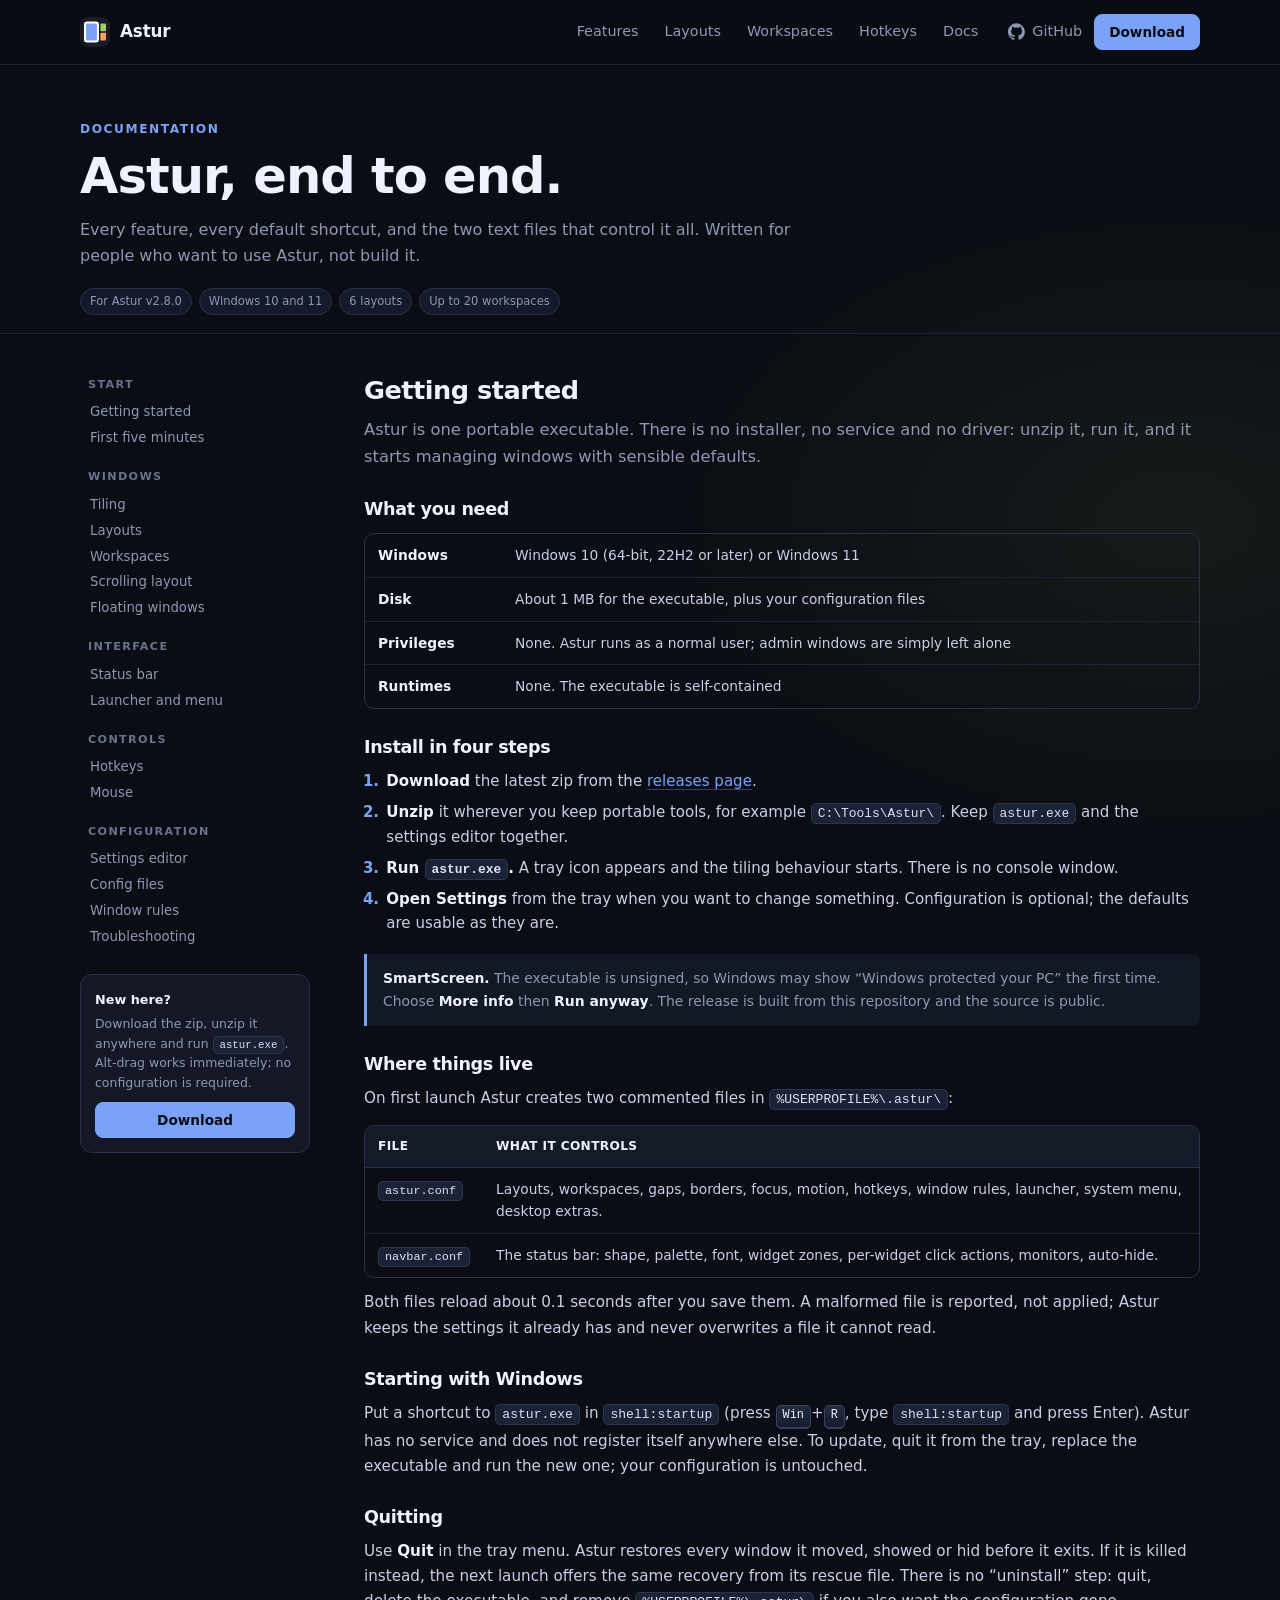
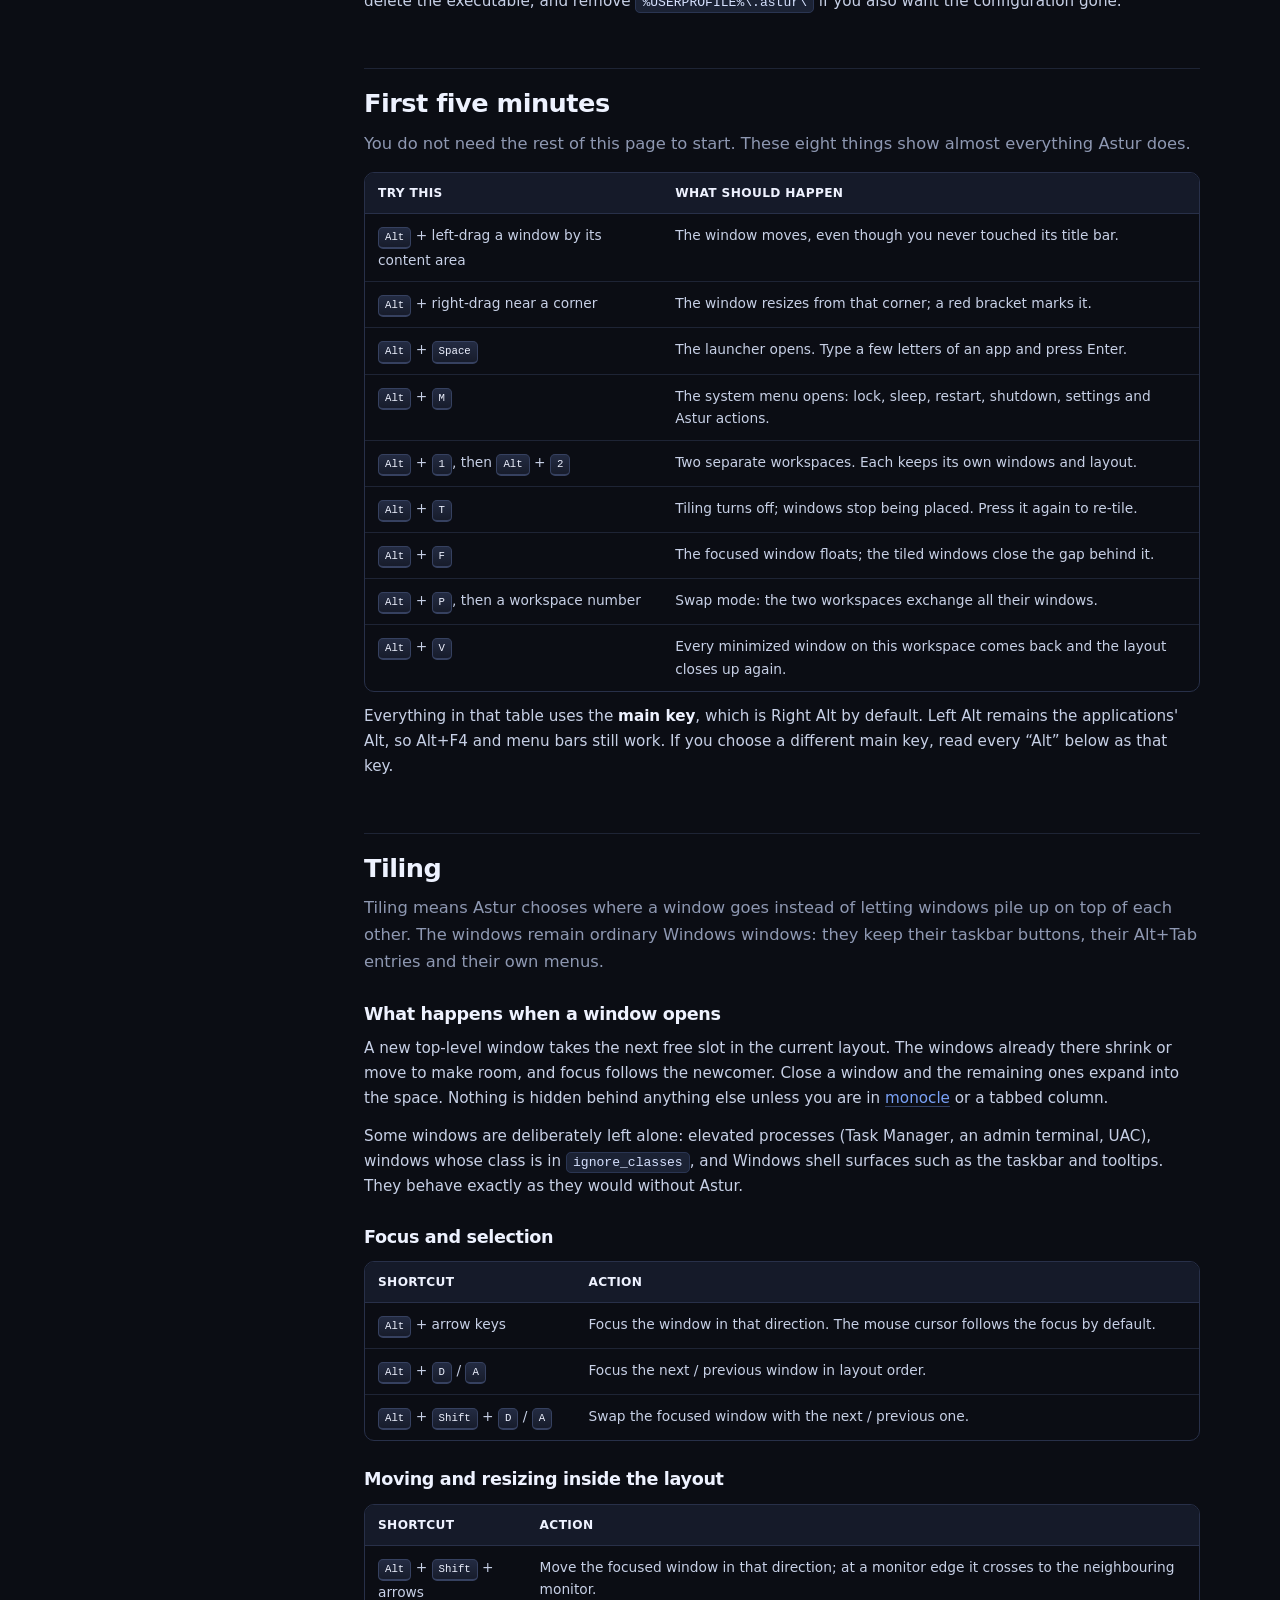
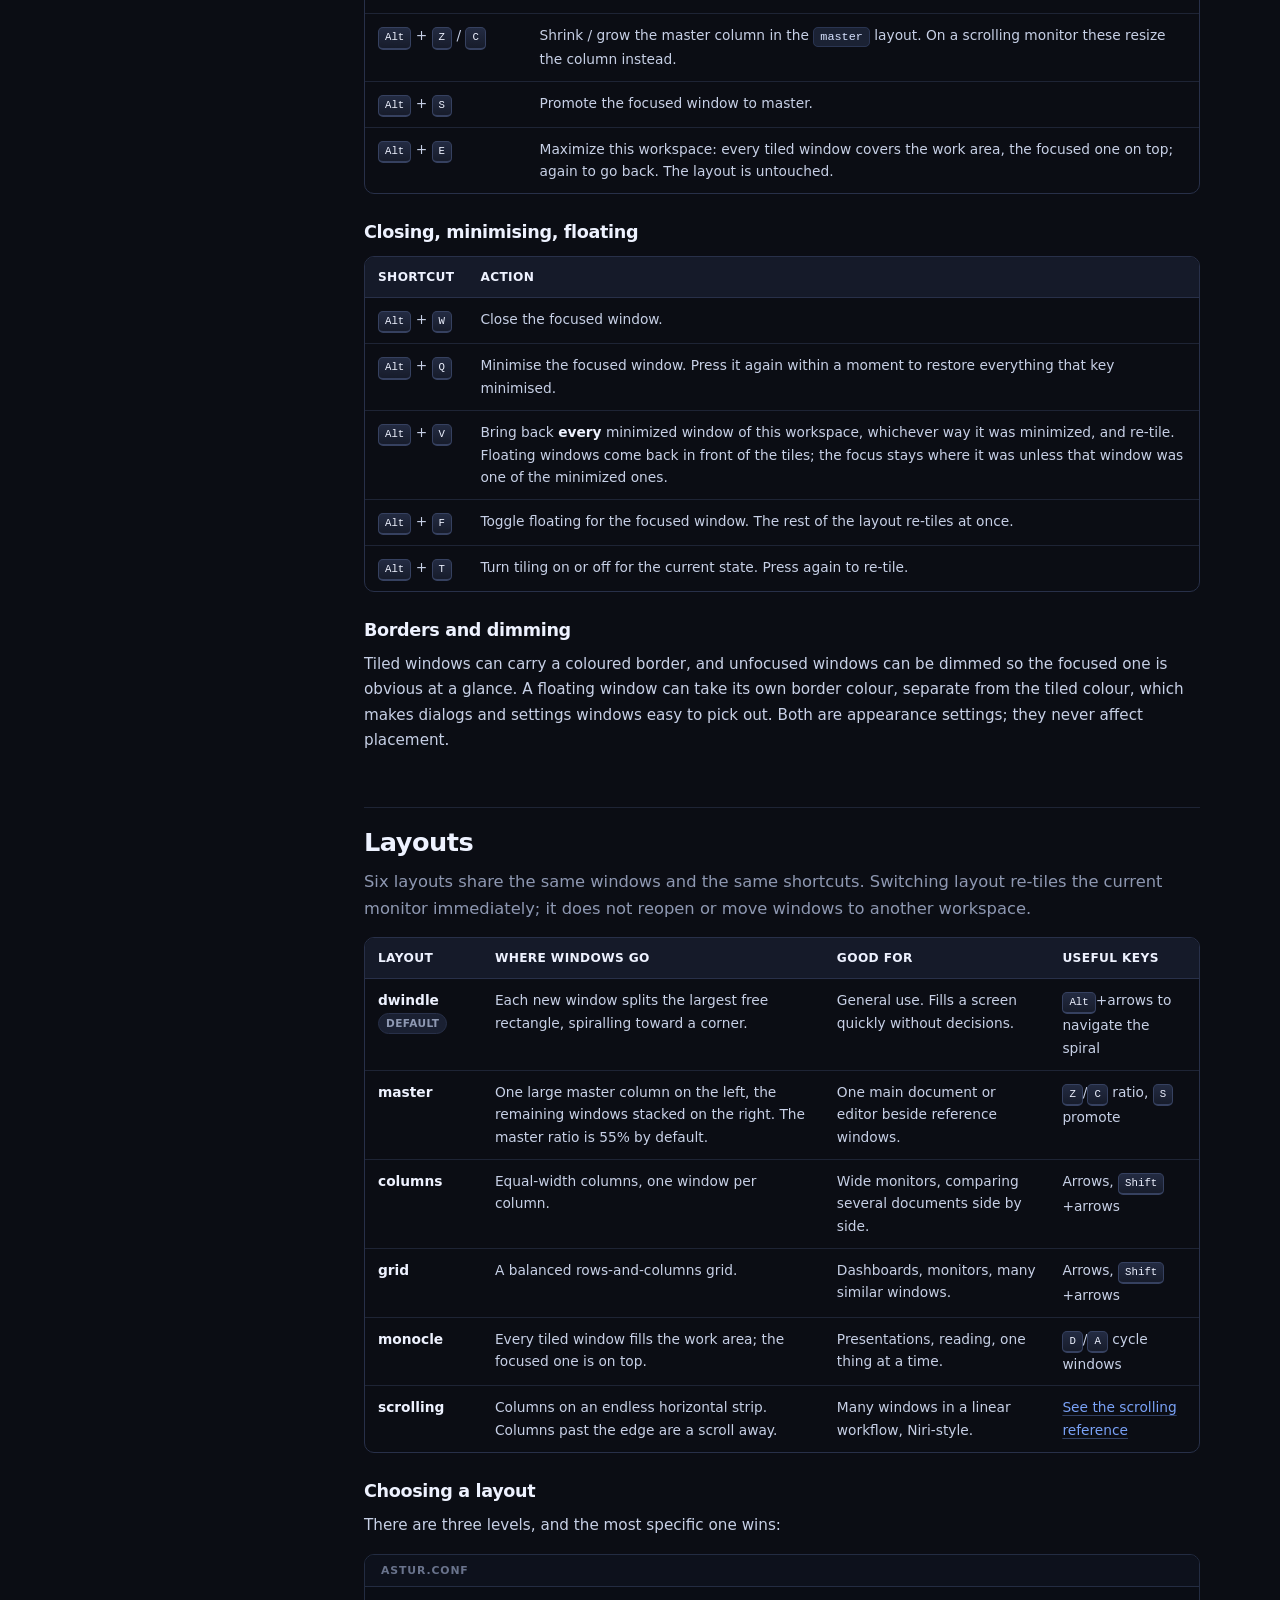
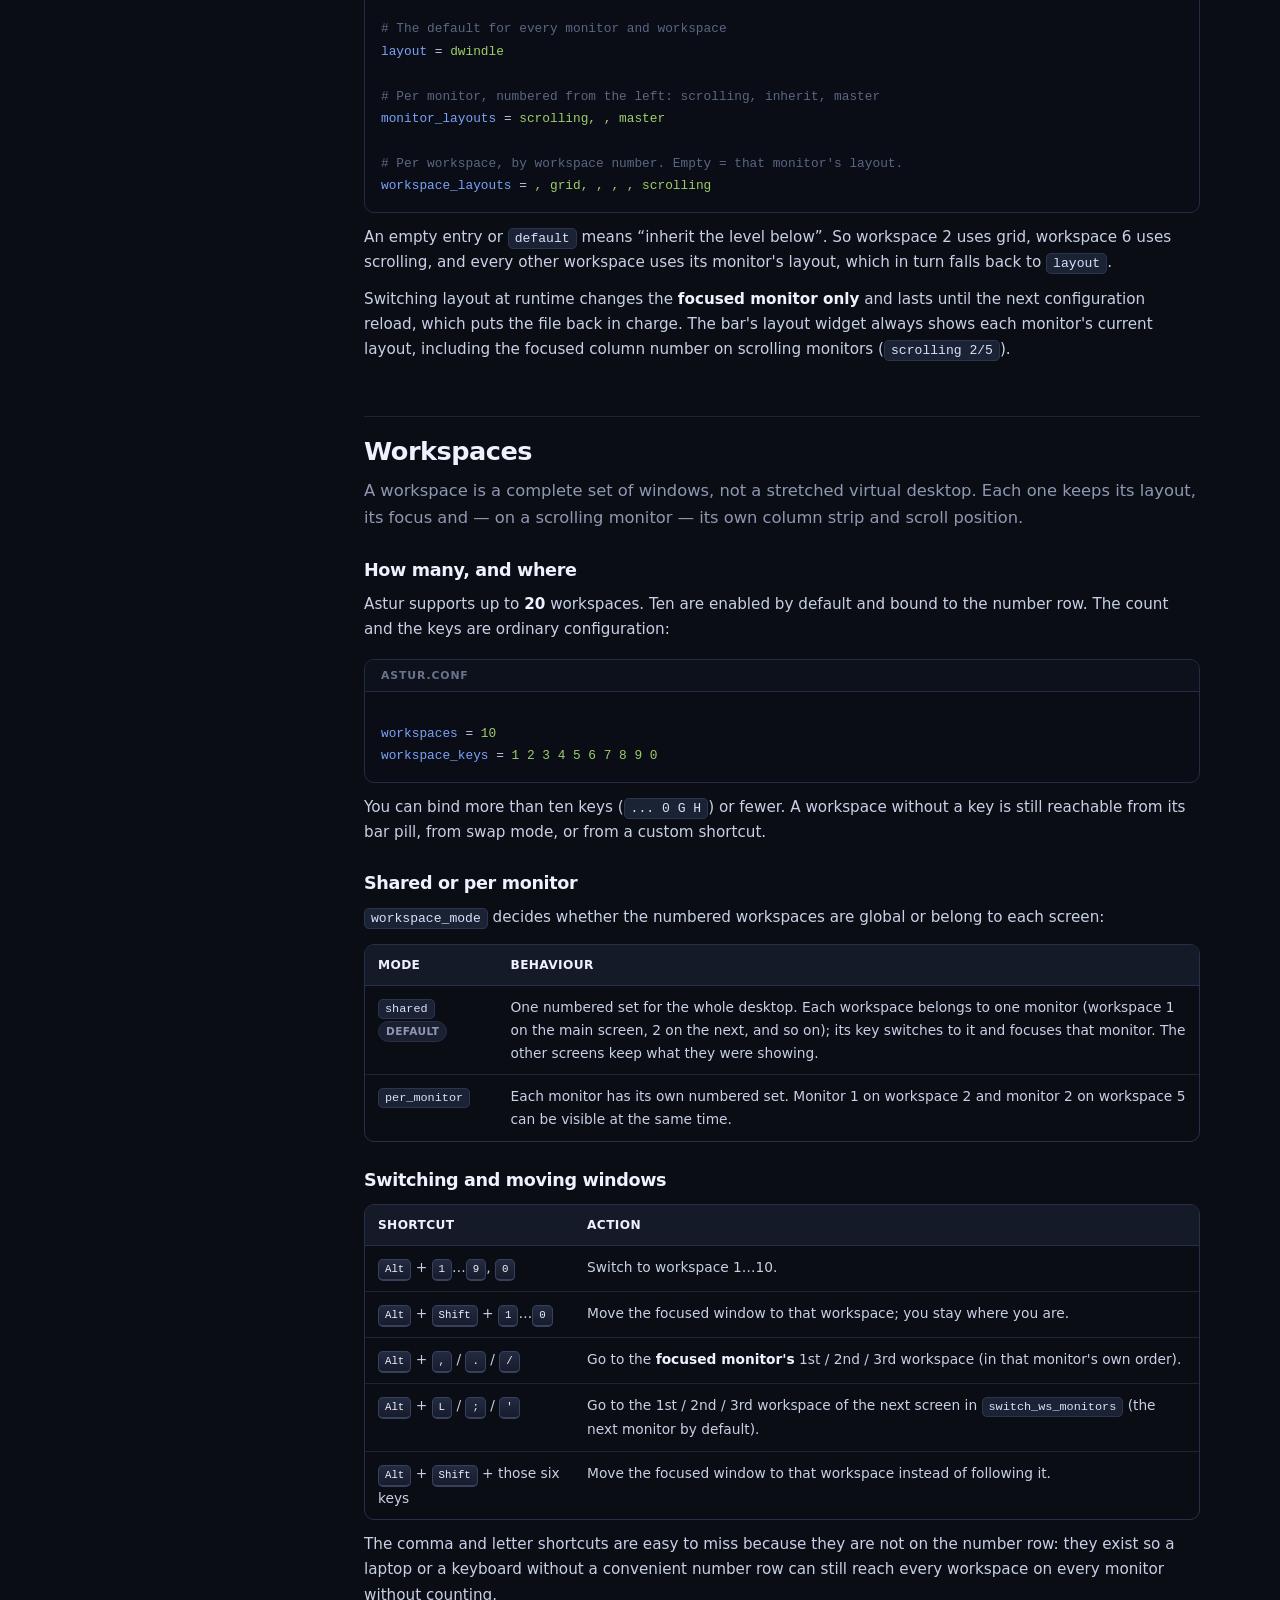
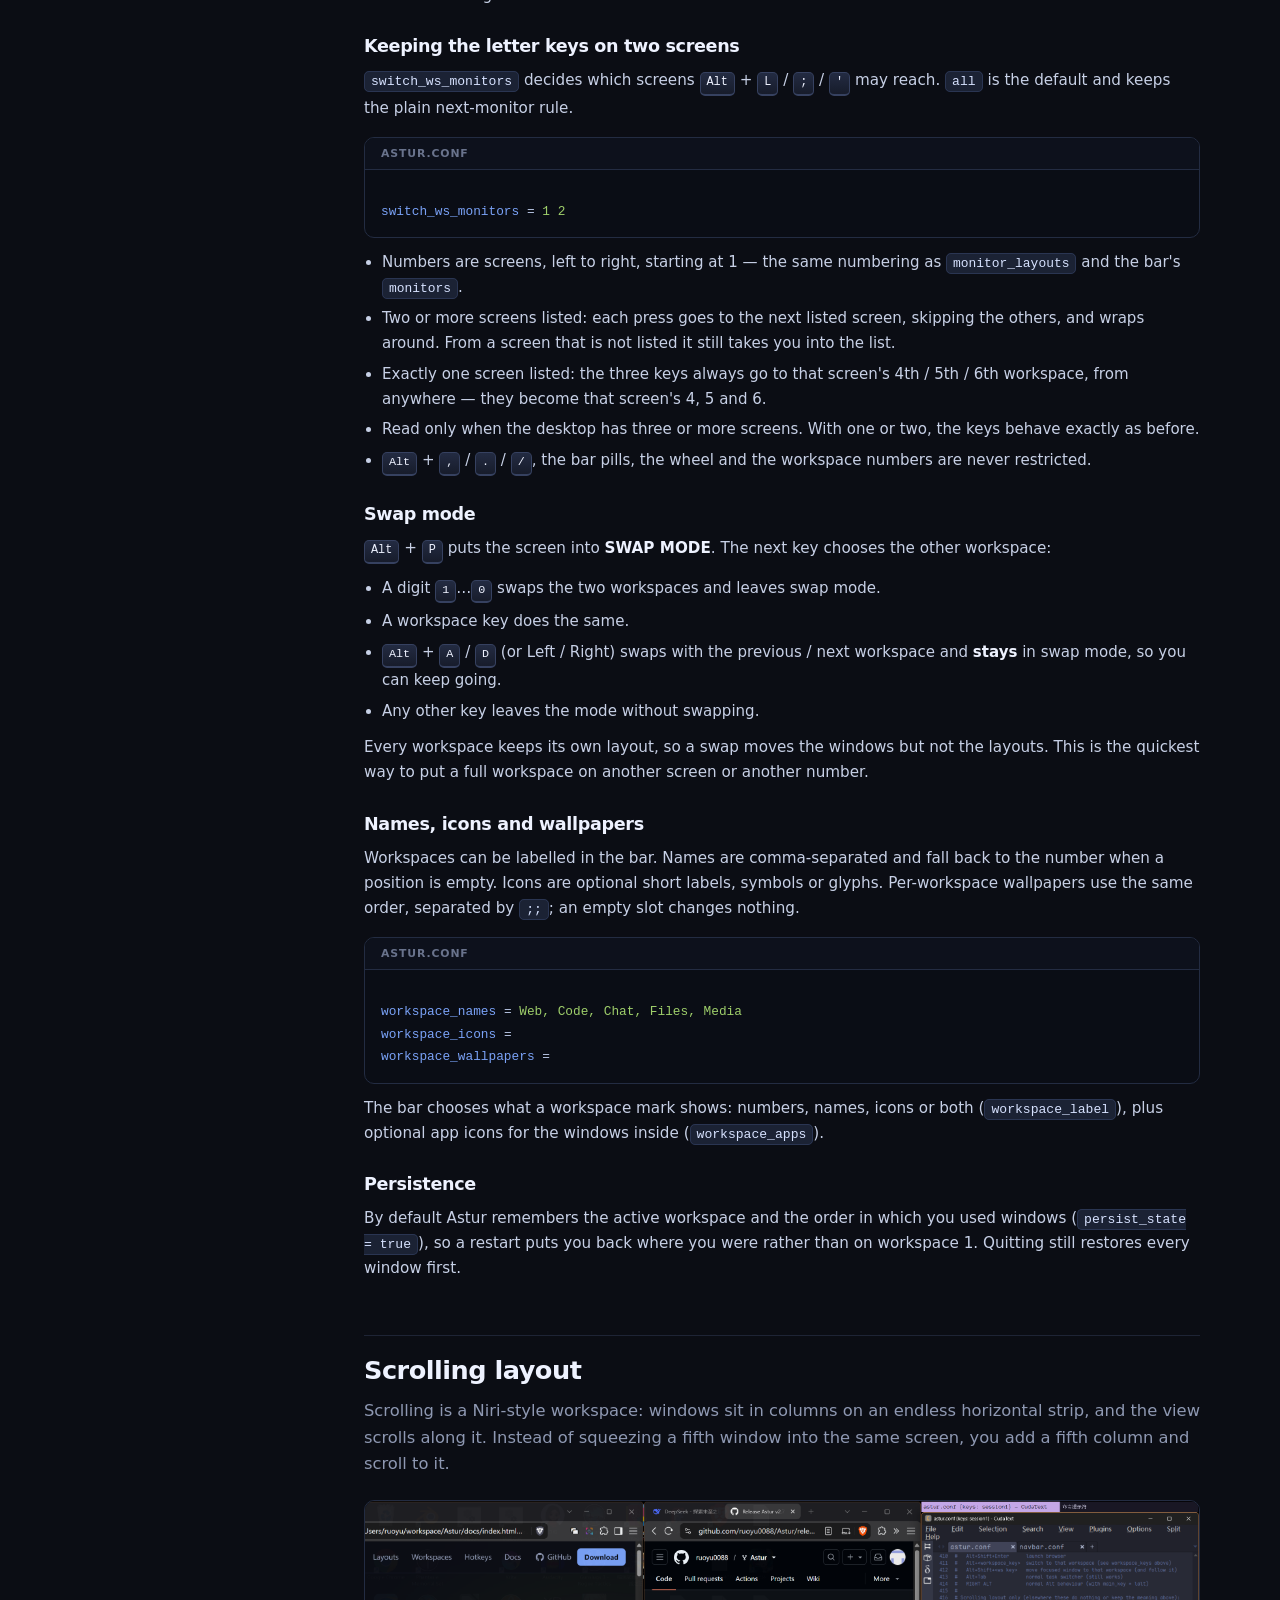
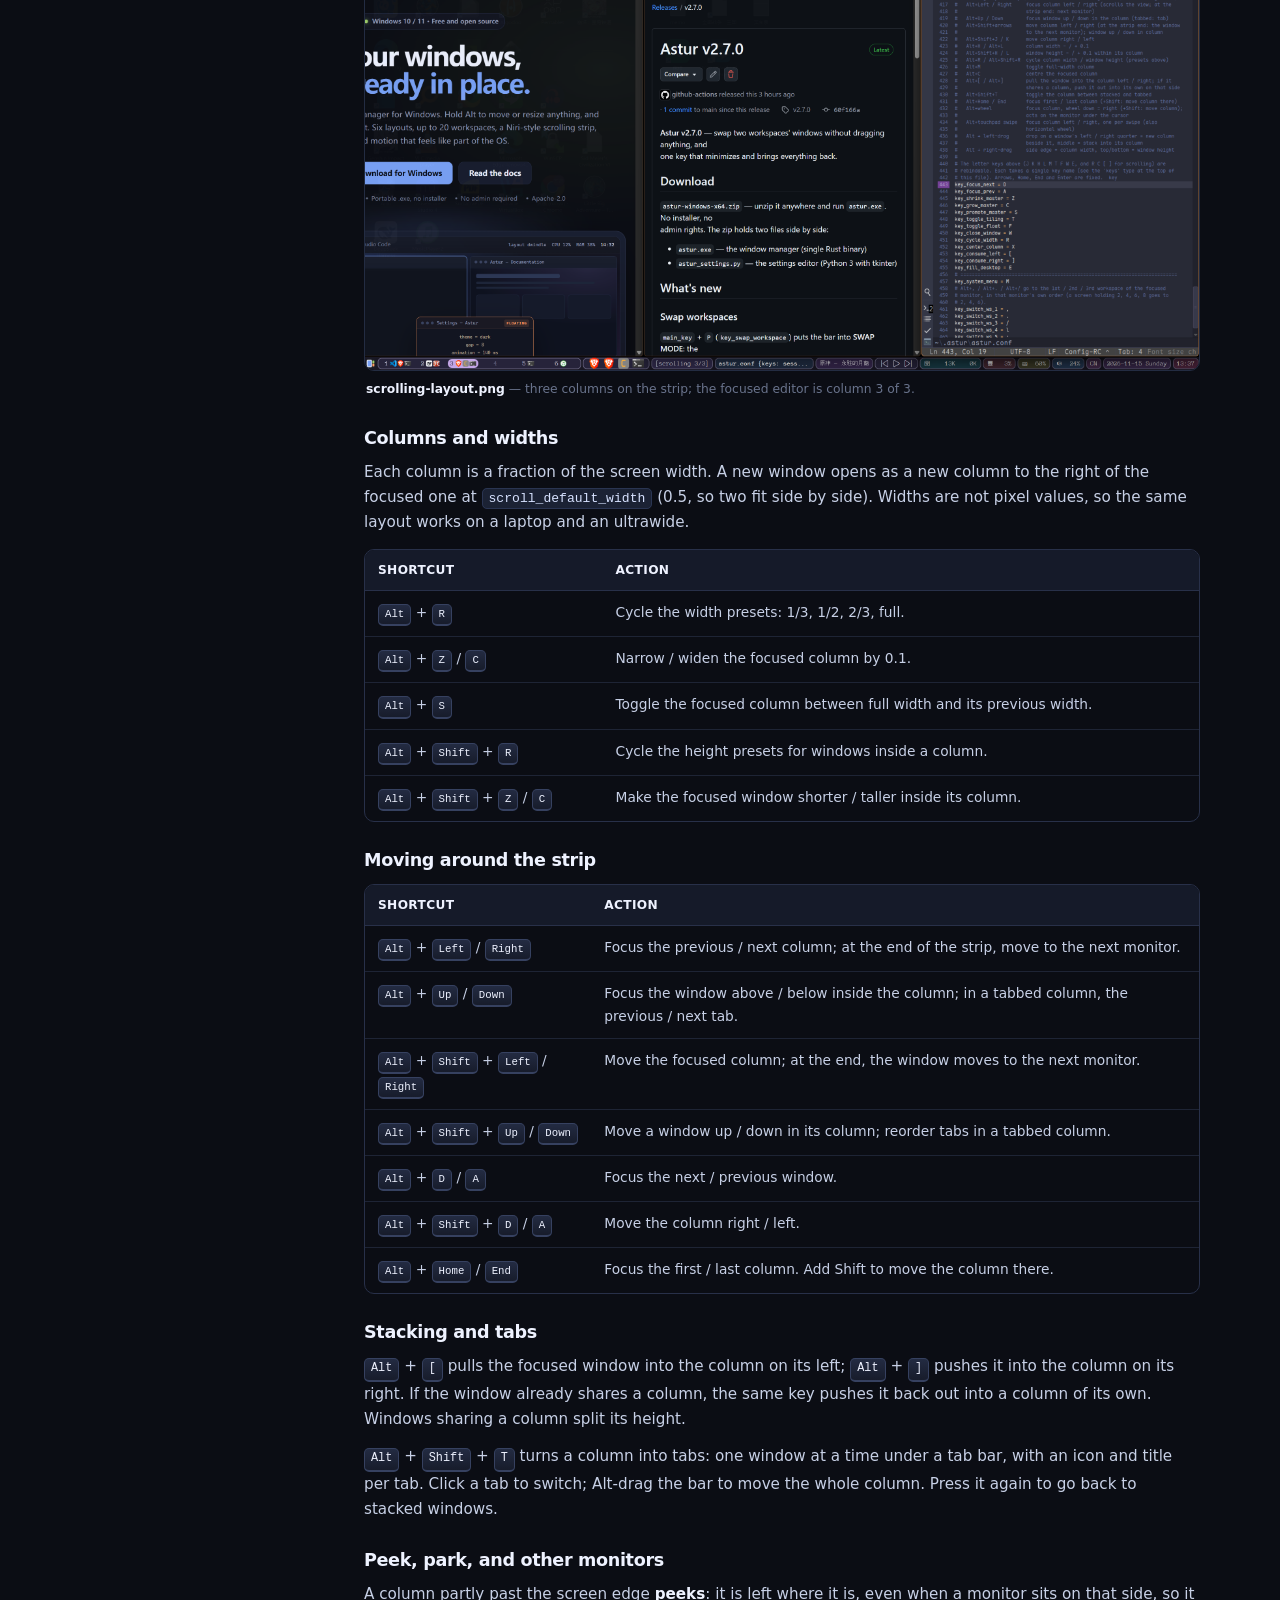
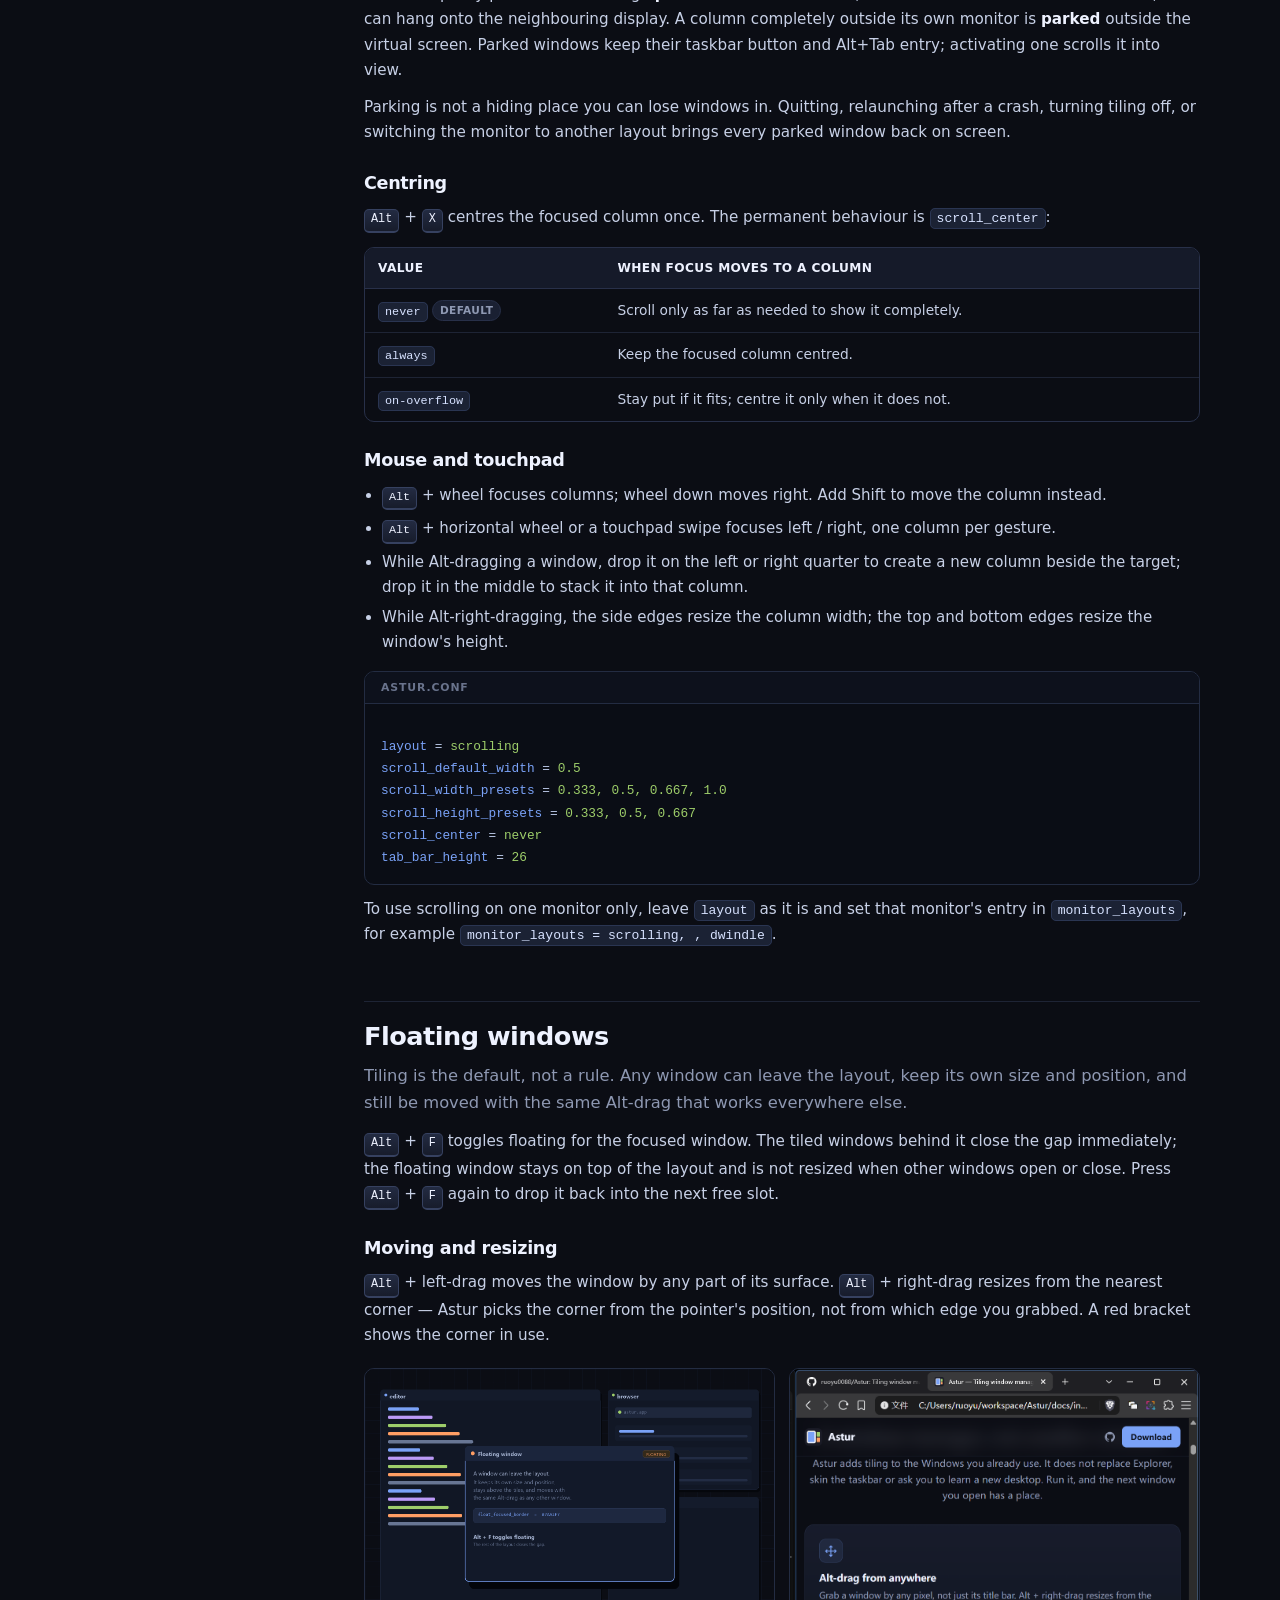
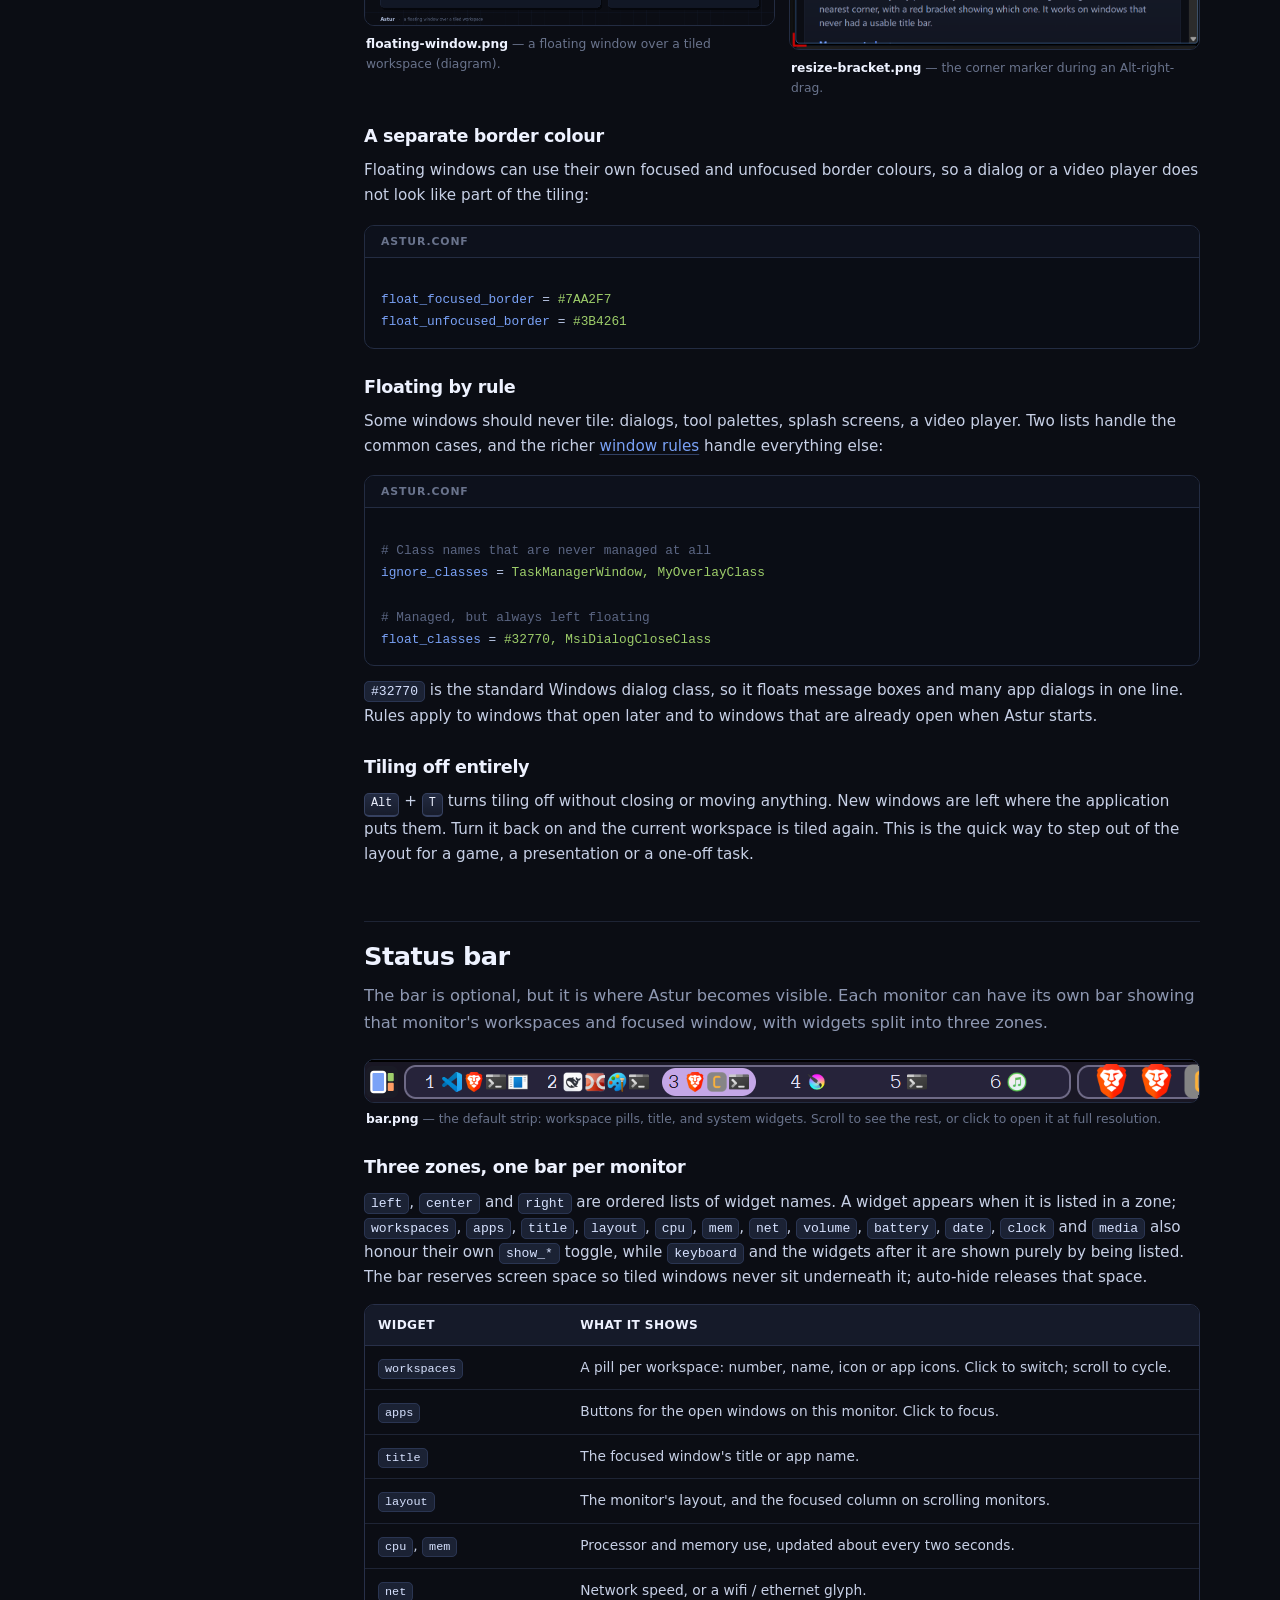
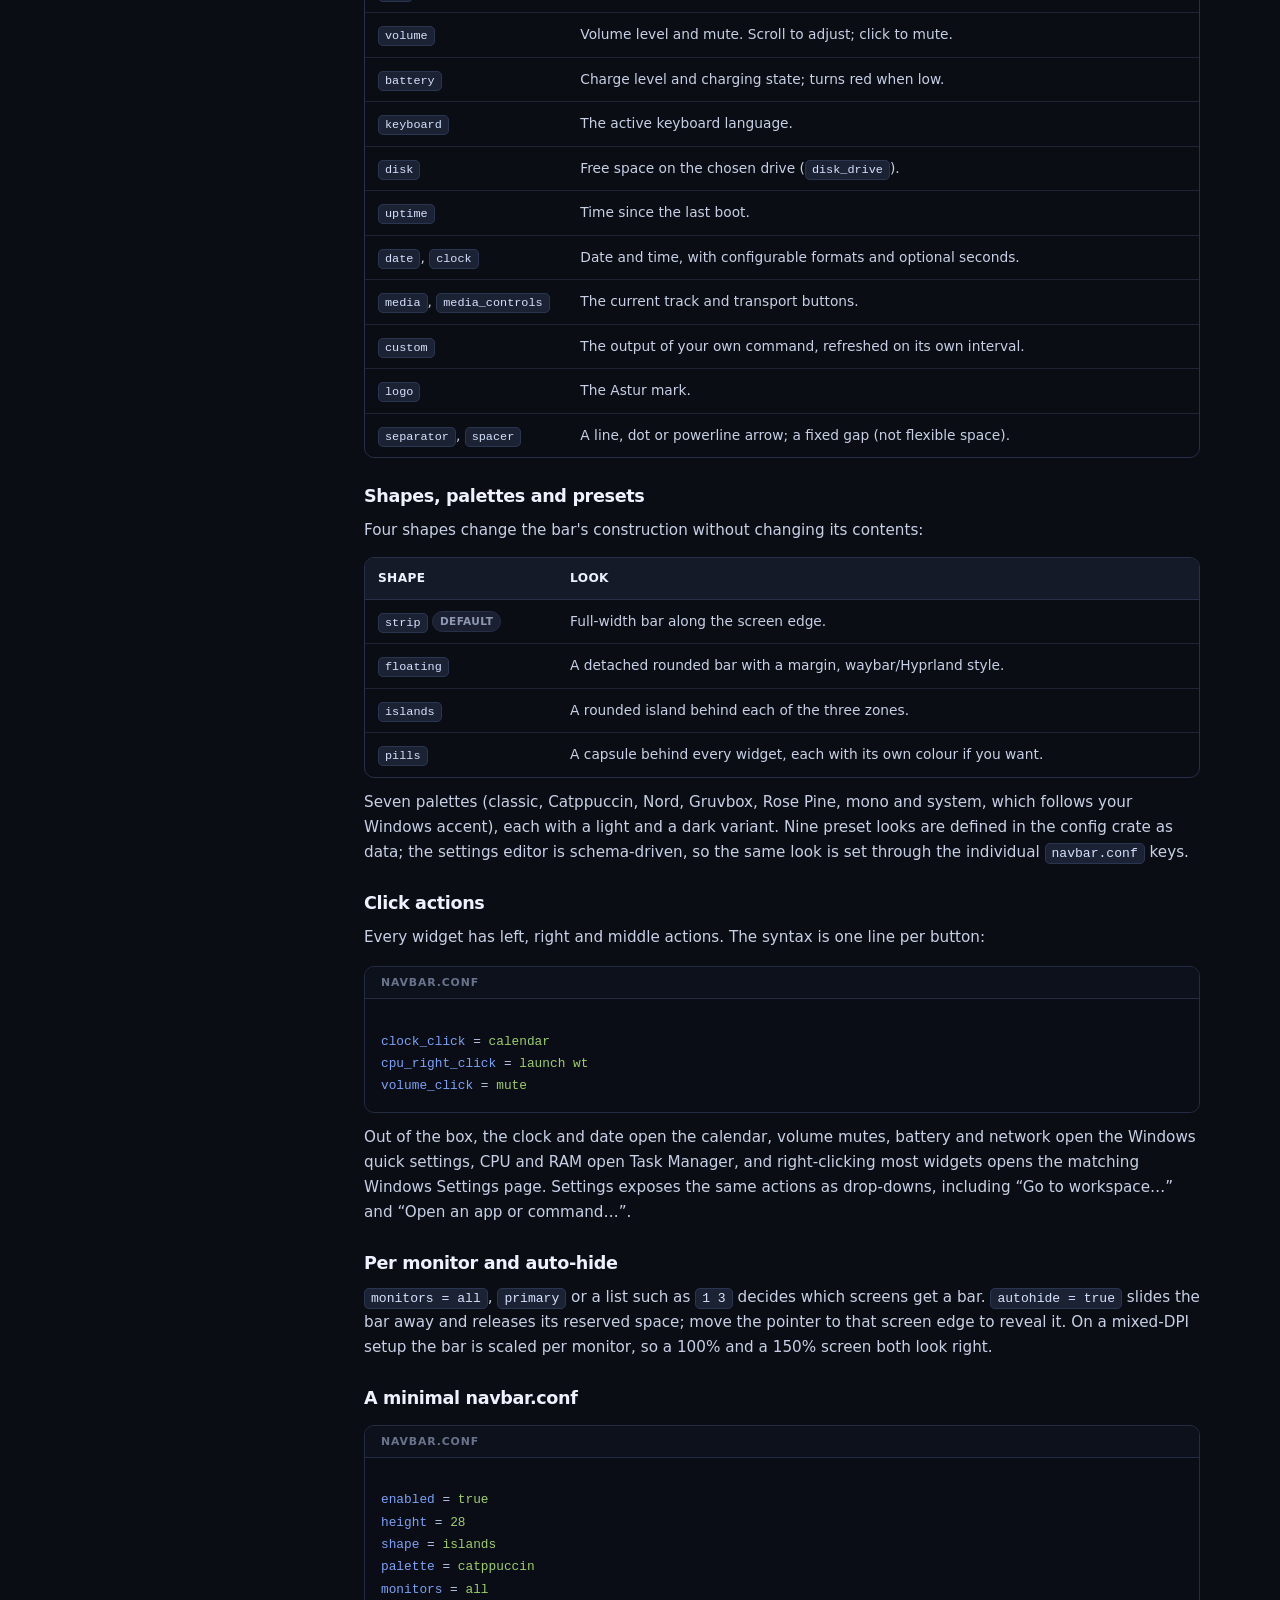
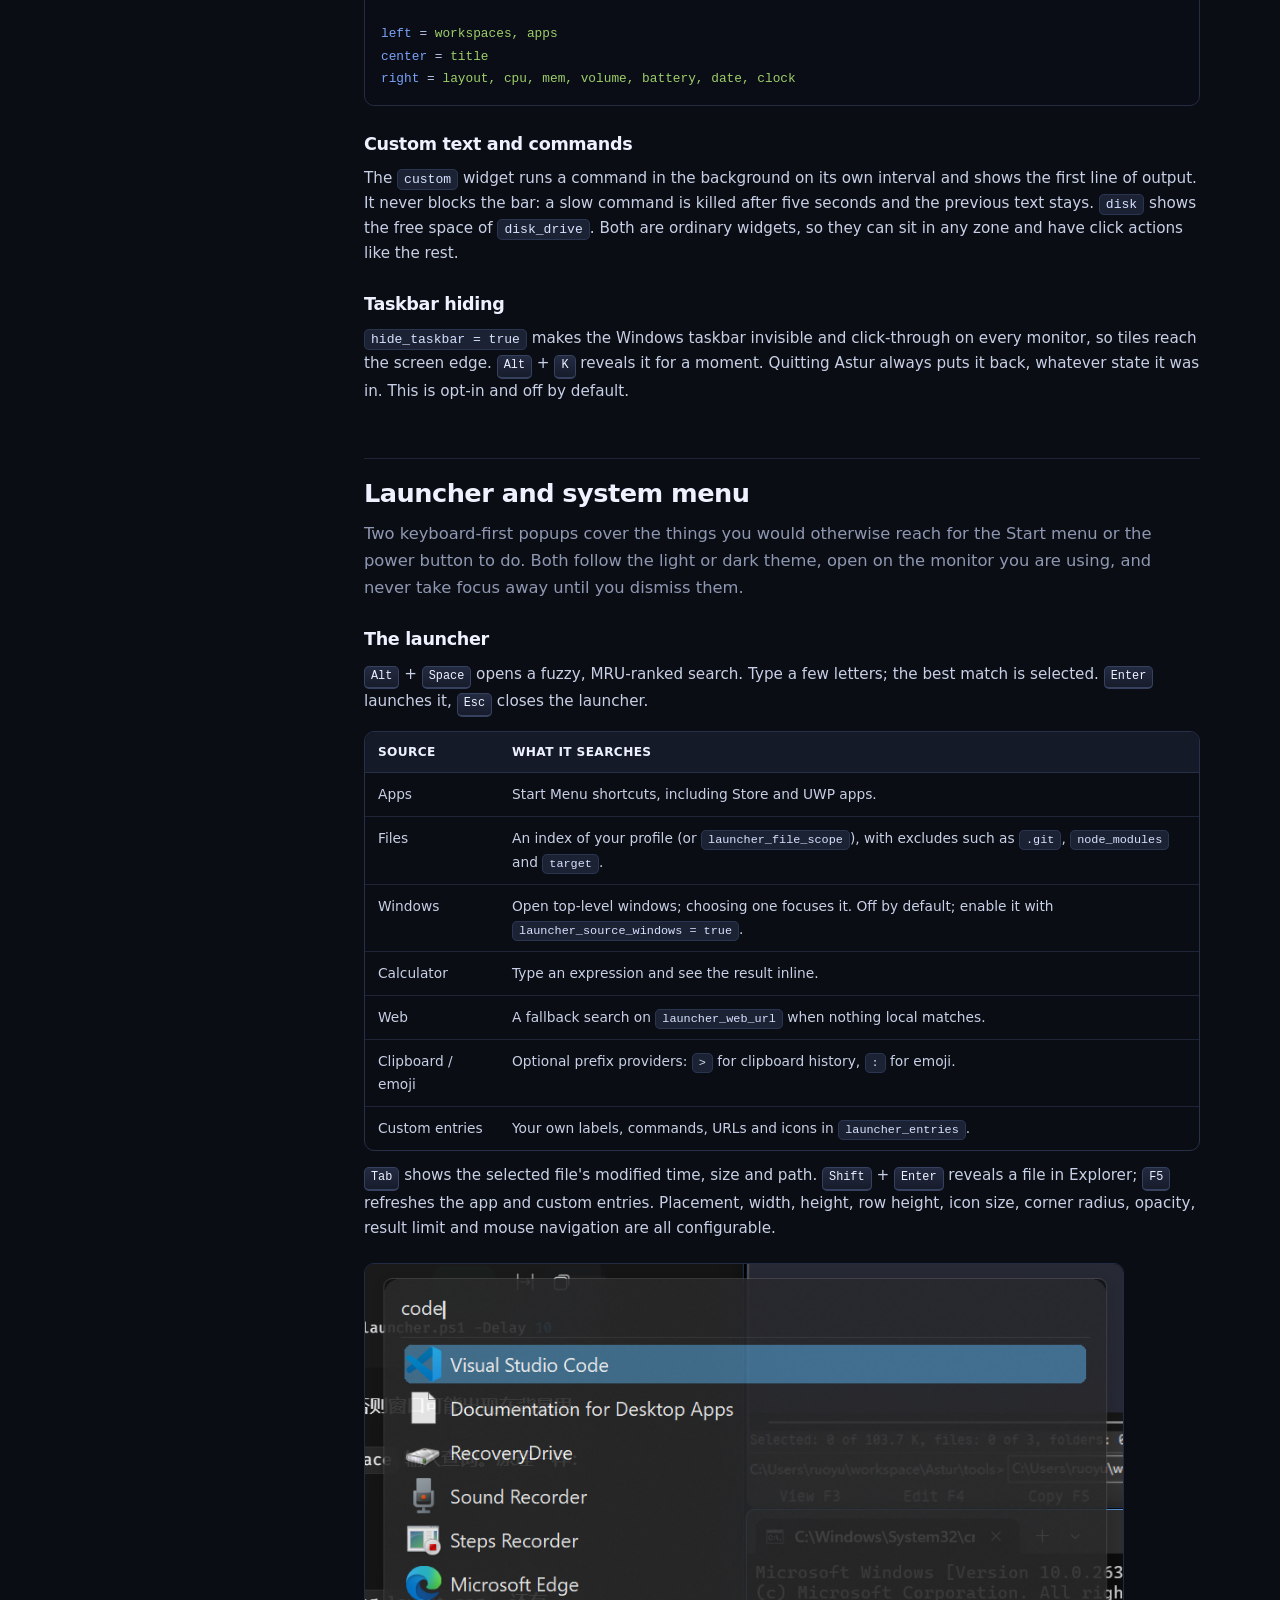
<file: docs/docs.html>
<!DOCTYPE html>
<html lang="en">
<head>
  <meta charset="utf-8">
  <meta name="viewport" content="width=device-width, initial-scale=1">
  <title>Documentation — Astur</title>
  <meta name="description" content="The Astur manual: tiling, six layouts, scrolling columns, workspaces, floating windows, the status bar, launcher, system menu, every default hotkey and the configuration files.">
  <meta name="theme-color" content="#0b0d14">
  <link rel="canonical" href="https://ruoyu0088.github.io/Astur/docs.html">
  <link rel="icon" href="assets/astur.svg" type="image/svg+xml">
  <link rel="stylesheet" href="style.css">
</head>
<body>
<a class="skip" href="#main">Skip to content</a>

<header class="site-nav">
  <div class="wrap nav-inner">
    <a class="brand" href="index.html" aria-label="Astur home">
      <img src="assets/astur.svg" alt="" width="30" height="30">
      <span>Astur</span>
    </a>
    <nav class="nav-links" aria-label="Primary">
      <a href="index.html#features">Features</a>
      <a href="index.html#layouts">Layouts</a>
      <a href="index.html#workspaces">Workspaces</a>
      <a href="index.html#hotkeys">Hotkeys</a>
      <a href="docs.html" class="active">Docs</a>
    </nav>
    <div class="nav-actions">
      <a class="nav-github" href="https://github.com/ruoyu0088/Astur" aria-label="Astur on GitHub">
        <svg viewBox="0 0 24 24" aria-hidden="true"><path d="M12 .5a12 12 0 0 0-3.8 23.4c.6.1.8-.3.8-.6v-2.1c-3.3.7-4-1.6-4-1.6-.6-1.4-1.4-1.8-1.4-1.8-1.1-.8.1-.8.1-.8 1.2.1 1.9 1.3 1.9 1.3 1.1 1.9 2.9 1.3 3.6 1 .1-.8.4-1.3.8-1.6-2.7-.3-5.5-1.3-5.5-5.9 0-1.3.5-2.4 1.2-3.2-.1-.3-.5-1.5.1-3.2 0 0 1-.3 3.3 1.2a11.5 11.5 0 0 1 6 0c2.3-1.5 3.3-1.2 3.3-1.2.6 1.7.2 2.9.1 3.2.8.8 1.2 1.9 1.2 3.2 0 4.6-2.8 5.6-5.5 5.9.4.4.8 1.1.8 2.2v3.3c0 .3.2.7.8.6A12 12 0 0 0 12 .5Z"/></svg>
        <span>GitHub</span>
      </a>
      <a class="btn btn-primary btn-sm" href="https://github.com/ruoyu0088/Astur/releases/latest">Download</a>
    </div>
  </div>
</header>

<main id="main">

  <section class="docs-hero">
    <div class="wrap">
      <span class="kicker">Documentation</span>
      <h1>Astur, end to end.</h1>
      <p>Every feature, every default shortcut, and the two text files that control it all. Written for people who want to use Astur, not build it.</p>
      <div class="docs-meta">
        <span>For Astur v2.8.0</span>
        <span>Windows 10 and 11</span>
        <span>6 layouts</span>
        <span>Up to 20 workspaces</span>
      </div>
    </div>
  </section>

  <div class="wrap docs-layout">
    <aside class="docs-side">
      <nav class="docs-toc" aria-label="Documentation contents">
        <div class="toc-group">
          <span class="toc-title">Start</span>
          <a href="#getting-started">Getting started</a>
          <a href="#first-five-minutes">First five minutes</a>
        </div>
        <div class="toc-group">
          <span class="toc-title">Windows</span>
          <a href="#tiling">Tiling</a>
          <a href="#layouts">Layouts</a>
          <a href="#workspaces">Workspaces</a>
          <a href="#scrolling">Scrolling layout</a>
          <a href="#floating">Floating windows</a>
        </div>
        <div class="toc-group">
          <span class="toc-title">Interface</span>
          <a href="#bar">Status bar</a>
          <a href="#launcher">Launcher and menu</a>
        </div>
        <div class="toc-group">
          <span class="toc-title">Controls</span>
          <a href="#hotkeys">Hotkeys</a>
          <a href="#mouse">Mouse</a>
        </div>
        <div class="toc-group">
          <span class="toc-title">Configuration</span>
          <a href="#settings">Settings editor</a>
          <a href="#config-files">Config files</a>
          <a href="#window-rules">Window rules</a>
          <a href="#troubleshooting">Troubleshooting</a>
        </div>
      </nav>
      <div class="docs-side-card">
        <b>New here?</b>
        <p>Download the zip, unzip it anywhere and run <code>astur.exe</code>. Alt-drag works immediately; no configuration is required.</p>
        <a class="btn btn-primary btn-sm" href="https://github.com/ruoyu0088/Astur/releases/latest">Download</a>
      </div>
    </aside>

    <article class="docs-main">

      <section id="getting-started" class="doc-section">
        <h2>Getting started</h2>
        <p class="doc-lead">Astur is one portable executable. There is no installer, no service and no driver: unzip it, run it, and it starts managing windows with sensible defaults.</p>

        <h3>What you need</h3>
        <div class="table-wrap">
          <table>
            <tbody>
              <tr><th>Windows</th><td>Windows 10 (64-bit, 22H2 or later) or Windows 11</td></tr>
              <tr><th>Disk</th><td>About 1 MB for the executable, plus your configuration files</td></tr>
              <tr><th>Privileges</th><td>None. Astur runs as a normal user; admin windows are simply left alone</td></tr>
              <tr><th>Runtimes</th><td>None. The executable is self-contained</td></tr>
            </tbody>
          </table>
        </div>

        <h3>Install in four steps</h3>
        <ol class="doc-steps">
          <li><b>Download</b> the latest zip from the <a href="https://github.com/ruoyu0088/Astur/releases/latest">releases page</a>.</li>
          <li><b>Unzip</b> it wherever you keep portable tools, for example <code>C:\Tools\Astur\</code>. Keep <code>astur.exe</code> and the settings editor together.</li>
          <li><b>Run <code>astur.exe</code>.</b> A tray icon appears and the tiling behaviour starts. There is no console window.</li>
          <li><b>Open Settings</b> from the tray when you want to change something. Configuration is optional; the defaults are usable as they are.</li>
        </ol>

        <div class="callout">
          <b>SmartScreen.</b> The executable is unsigned, so Windows may show “Windows protected your PC” the first time. Choose <b>More info</b> then <b>Run anyway</b>. The release is built from this repository and the source is public.
        </div>

        <h3>Where things live</h3>
        <p>On first launch Astur creates two commented files in <code>%USERPROFILE%\.astur\</code>:</p>
        <div class="table-wrap">
          <table>
            <thead><tr><th>File</th><th>What it controls</th></tr></thead>
            <tbody>
              <tr><td><code>astur.conf</code></td><td>Layouts, workspaces, gaps, borders, focus, motion, hotkeys, window rules, launcher, system menu, desktop extras.</td></tr>
              <tr><td><code>navbar.conf</code></td><td>The status bar: shape, palette, font, widget zones, per-widget click actions, monitors, auto-hide.</td></tr>
            </tbody>
          </table>
        </div>
        <p>Both files reload about 0.1 seconds after you save them. A malformed file is reported, not applied; Astur keeps the settings it already has and never overwrites a file it cannot read.</p>

        <h3>Starting with Windows</h3>
        <p>Put a shortcut to <code>astur.exe</code> in <code>shell:startup</code> (press <kbd>Win</kbd>+<kbd>R</kbd>, type <code>shell:startup</code> and press Enter). Astur has no service and does not register itself anywhere else. To update, quit it from the tray, replace the executable and run the new one; your configuration is untouched.</p>

        <h3>Quitting</h3>
        <p>Use <b>Quit</b> in the tray menu. Astur restores every window it moved, showed or hid before it exits. If it is killed instead, the next launch offers the same recovery from its rescue file. There is no “uninstall” step: quit, delete the executable, and remove <code>%USERPROFILE%\.astur\</code> if you also want the configuration gone.</p>
      </section>

      <section id="first-five-minutes" class="doc-section">
        <h2>First five minutes</h2>
        <p class="doc-lead">You do not need the rest of this page to start. These eight things show almost everything Astur does.</p>
        <div class="table-wrap">
          <table>
            <thead><tr><th>Try this</th><th>What should happen</th></tr></thead>
            <tbody>
              <tr><td><kbd>Alt</kbd> + left-drag a window by its content area</td><td>The window moves, even though you never touched its title bar.</td></tr>
              <tr><td><kbd>Alt</kbd> + right-drag near a corner</td><td>The window resizes from that corner; a red bracket marks it.</td></tr>
              <tr><td><kbd>Alt</kbd> + <kbd>Space</kbd></td><td>The launcher opens. Type a few letters of an app and press Enter.</td></tr>
              <tr><td><kbd>Alt</kbd> + <kbd>M</kbd></td><td>The system menu opens: lock, sleep, restart, shutdown, settings and Astur actions.</td></tr>
              <tr><td><kbd>Alt</kbd> + <kbd>1</kbd>, then <kbd>Alt</kbd> + <kbd>2</kbd></td><td>Two separate workspaces. Each keeps its own windows and layout.</td></tr>
              <tr><td><kbd>Alt</kbd> + <kbd>T</kbd></td><td>Tiling turns off; windows stop being placed. Press it again to re-tile.</td></tr>
              <tr><td><kbd>Alt</kbd> + <kbd>F</kbd></td><td>The focused window floats; the tiled windows close the gap behind it.</td></tr>
              <tr><td><kbd>Alt</kbd> + <kbd>P</kbd>, then a workspace number</td><td>Swap mode: the two workspaces exchange all their windows.</td></tr>
              <tr><td><kbd>Alt</kbd> + <kbd>V</kbd></td><td>Every minimized window on this workspace comes back and the layout closes up again.</td></tr>
            </tbody>
          </table>
        </div>
        <p>Everything in that table uses the <b>main key</b>, which is Right Alt by default. Left Alt remains the applications' Alt, so Alt+F4 and menu bars still work. If you choose a different main key, read every “Alt” below as that key.</p>
      </section>

      <section id="tiling" class="doc-section">
        <h2>Tiling</h2>
        <p class="doc-lead">Tiling means Astur chooses where a window goes instead of letting windows pile up on top of each other. The windows remain ordinary Windows windows: they keep their taskbar buttons, their Alt+Tab entries and their own menus.</p>

        <h3>What happens when a window opens</h3>
        <p>A new top-level window takes the next free slot in the current layout. The windows already there shrink or move to make room, and focus follows the newcomer. Close a window and the remaining ones expand into the space. Nothing is hidden behind anything else unless you are in <a href="#layouts">monocle</a> or a tabbed column.</p>
        <p>Some windows are deliberately left alone: elevated processes (Task Manager, an admin terminal, UAC), windows whose class is in <code>ignore_classes</code>, and Windows shell surfaces such as the taskbar and tooltips. They behave exactly as they would without Astur.</p>

        <h3>Focus and selection</h3>
        <div class="table-wrap">
          <table>
            <thead><tr><th>Shortcut</th><th>Action</th></tr></thead>
            <tbody>
              <tr><td><kbd>Alt</kbd> + arrow keys</td><td>Focus the window in that direction. The mouse cursor follows the focus by default.</td></tr>
              <tr><td><kbd>Alt</kbd> + <kbd>D</kbd> / <kbd>A</kbd></td><td>Focus the next / previous window in layout order.</td></tr>
              <tr><td><kbd>Alt</kbd> + <kbd>Shift</kbd> + <kbd>D</kbd> / <kbd>A</kbd></td><td>Swap the focused window with the next / previous one.</td></tr>
            </tbody>
          </table>
        </div>

        <h3>Moving and resizing inside the layout</h3>
        <div class="table-wrap">
          <table>
            <thead><tr><th>Shortcut</th><th>Action</th></tr></thead>
            <tbody>
              <tr><td><kbd>Alt</kbd> + <kbd>Shift</kbd> + arrows</td><td>Move the focused window in that direction; at a monitor edge it crosses to the neighbouring monitor.</td></tr>
              <tr><td><kbd>Alt</kbd> + <kbd>Z</kbd> / <kbd>C</kbd></td><td>Shrink / grow the master column in the <code>master</code> layout. On a scrolling monitor these resize the column instead.</td></tr>
              <tr><td><kbd>Alt</kbd> + <kbd>S</kbd></td><td>Promote the focused window to master.</td></tr>
              <tr><td><kbd>Alt</kbd> + <kbd>E</kbd></td><td>Maximize this workspace: every tiled window covers the work area, the focused one on top; again to go back. The layout is untouched.</td></tr>
            </tbody>
          </table>
        </div>

        <h3>Closing, minimising, floating</h3>
        <div class="table-wrap">
          <table>
            <thead><tr><th>Shortcut</th><th>Action</th></tr></thead>
            <tbody>
              <tr><td><kbd>Alt</kbd> + <kbd>W</kbd></td><td>Close the focused window.</td></tr>
              <tr><td><kbd>Alt</kbd> + <kbd>Q</kbd></td><td>Minimise the focused window. Press it again within a moment to restore everything that key minimised.</td></tr>
              <tr><td><kbd>Alt</kbd> + <kbd>V</kbd></td><td>Bring back <b>every</b> minimized window of this workspace, whichever way it was minimized, and re-tile. Floating windows come back in front of the tiles; the focus stays where it was unless that window was one of the minimized ones.</td></tr>
              <tr><td><kbd>Alt</kbd> + <kbd>F</kbd></td><td>Toggle floating for the focused window. The rest of the layout re-tiles at once.</td></tr>
              <tr><td><kbd>Alt</kbd> + <kbd>T</kbd></td><td>Turn tiling on or off for the current state. Press again to re-tile.</td></tr>
            </tbody>
          </table>
        </div>

        <h3>Borders and dimming</h3>
        <p>Tiled windows can carry a coloured border, and unfocused windows can be dimmed so the focused one is obvious at a glance. A floating window can take its own border colour, separate from the tiled colour, which makes dialogs and settings windows easy to pick out. Both are appearance settings; they never affect placement.</p>
      </section>

      <section id="layouts" class="doc-section">
        <h2>Layouts</h2>
        <p class="doc-lead">Six layouts share the same windows and the same shortcuts. Switching layout re-tiles the current monitor immediately; it does not reopen or move windows to another workspace.</p>

        <div class="table-wrap">
          <table>
            <thead><tr><th>Layout</th><th>Where windows go</th><th>Good for</th><th>Useful keys</th></tr></thead>
            <tbody>
              <tr>
                <td><b>dwindle</b> <span class="tag">default</span></td>
                <td>Each new window splits the largest free rectangle, spiralling toward a corner.</td>
                <td>General use. Fills a screen quickly without decisions.</td>
                <td><kbd>Alt</kbd>+arrows to navigate the spiral</td>
              </tr>
              <tr>
                <td><b>master</b></td>
                <td>One large master column on the left, the remaining windows stacked on the right. The master ratio is 55% by default.</td>
                <td>One main document or editor beside reference windows.</td>
                <td><kbd>Z</kbd>/<kbd>C</kbd> ratio, <kbd>S</kbd> promote</td>
              </tr>
              <tr>
                <td><b>columns</b></td>
                <td>Equal-width columns, one window per column.</td>
                <td>Wide monitors, comparing several documents side by side.</td>
                <td>Arrows, <kbd>Shift</kbd>+arrows</td>
              </tr>
              <tr>
                <td><b>grid</b></td>
                <td>A balanced rows-and-columns grid.</td>
                <td>Dashboards, monitors, many similar windows.</td>
                <td>Arrows, <kbd>Shift</kbd>+arrows</td>
              </tr>
              <tr>
                <td><b>monocle</b></td>
                <td>Every tiled window fills the work area; the focused one is on top.</td>
                <td>Presentations, reading, one thing at a time.</td>
                <td><kbd>D</kbd>/<kbd>A</kbd> cycle windows</td>
              </tr>
              <tr>
                <td><b>scrolling</b></td>
                <td>Columns on an endless horizontal strip. Columns past the edge are a scroll away.</td>
                <td>Many windows in a linear workflow, Niri-style.</td>
                <td><a href="#scrolling">See the scrolling reference</a></td>
              </tr>
            </tbody>
          </table>
        </div>

        <h3>Choosing a layout</h3>
        <p>There are three levels, and the most specific one wins:</p>
        <div class="config-block"><span class="file">astur.conf</span>
<span class="c"># The default for every monitor and workspace</span>
<span class="k">layout</span> = <span class="v">dwindle</span>

<span class="c"># Per monitor, numbered from the left: scrolling, inherit, master</span>
<span class="k">monitor_layouts</span> = <span class="v">scrolling, , master</span>

<span class="c"># Per workspace, by workspace number. Empty = that monitor's layout.</span>
<span class="k">workspace_layouts</span> = <span class="v">, grid, , , , scrolling</span></div>
        <p>An empty entry or <code>default</code> means “inherit the level below”. So workspace 2 uses grid, workspace 6 uses scrolling, and every other workspace uses its monitor's layout, which in turn falls back to <code>layout</code>.</p>
        <p>Switching layout at runtime changes the <b>focused monitor only</b> and lasts until the next configuration reload, which puts the file back in charge. The bar's layout widget always shows each monitor's current layout, including the focused column number on scrolling monitors (<code>scrolling 2/5</code>).</p>
      </section>

      <section id="workspaces" class="doc-section">
        <h2>Workspaces</h2>
        <p class="doc-lead">A workspace is a complete set of windows, not a stretched virtual desktop. Each one keeps its layout, its focus and — on a scrolling monitor — its own column strip and scroll position.</p>

        <h3>How many, and where</h3>
        <p>Astur supports up to <b>20</b> workspaces. Ten are enabled by default and bound to the number row. The count and the keys are ordinary configuration:</p>
        <div class="config-block"><span class="file">astur.conf</span>
<span class="k">workspaces</span> = <span class="v">10</span>
<span class="k">workspace_keys</span> = <span class="v">1 2 3 4 5 6 7 8 9 0</span></div>
        <p>You can bind more than ten keys (<code>... 0 G H</code>) or fewer. A workspace without a key is still reachable from its bar pill, from swap mode, or from a custom shortcut.</p>

        <h3>Shared or per monitor</h3>
        <p><code>workspace_mode</code> decides whether the numbered workspaces are global or belong to each screen:</p>
        <div class="table-wrap">
          <table>
            <thead><tr><th>Mode</th><th>Behaviour</th></tr></thead>
            <tbody>
              <tr><td><code>shared</code> <span class="tag">default</span></td><td>One numbered set for the whole desktop. Each workspace belongs to one monitor (workspace 1 on the main screen, 2 on the next, and so on); its key switches to it and focuses that monitor. The other screens keep what they were showing.</td></tr>
              <tr><td><code>per_monitor</code></td><td>Each monitor has its own numbered set. Monitor 1 on workspace 2 and monitor 2 on workspace 5 can be visible at the same time.</td></tr>
            </tbody>
          </table>
        </div>

        <h3>Switching and moving windows</h3>
        <div class="table-wrap">
          <table>
            <thead><tr><th>Shortcut</th><th>Action</th></tr></thead>
            <tbody>
              <tr><td><kbd>Alt</kbd> + <kbd>1</kbd>…<kbd>9</kbd>, <kbd>0</kbd></td><td>Switch to workspace 1…10.</td></tr>
              <tr><td><kbd>Alt</kbd> + <kbd>Shift</kbd> + <kbd>1</kbd>…<kbd>0</kbd></td><td>Move the focused window to that workspace; you stay where you are.</td></tr>
              <tr><td><kbd>Alt</kbd> + <kbd>,</kbd> / <kbd>.</kbd> / <kbd>/</kbd></td><td>Go to the <b>focused monitor's</b> 1st / 2nd / 3rd workspace (in that monitor's own order).</td></tr>
              <tr><td><kbd>Alt</kbd> + <kbd>L</kbd> / <kbd>;</kbd> / <kbd>'</kbd></td><td>Go to the 1st / 2nd / 3rd workspace of the next screen in <code>switch_ws_monitors</code> (the next monitor by default).</td></tr>
              <tr><td><kbd>Alt</kbd> + <kbd>Shift</kbd> + those six keys</td><td>Move the focused window to that workspace instead of following it.</td></tr>
            </tbody>
          </table>
        </div>
        <p>The comma and letter shortcuts are easy to miss because they are not on the number row: they exist so a laptop or a keyboard without a convenient number row can still reach every workspace on every monitor without counting.</p>

        <h3>Keeping the letter keys on two screens</h3>
        <p><code>switch_ws_monitors</code> decides which screens <kbd>Alt</kbd> + <kbd>L</kbd> / <kbd>;</kbd> / <kbd>'</kbd> may reach. <code>all</code> is the default and keeps the plain next-monitor rule.</p>
        <div class="config-block"><span class="file">astur.conf</span>
<span class="k">switch_ws_monitors</span> = <span class="v">1 2</span></div>
        <ul>
          <li>Numbers are screens, left to right, starting at 1 — the same numbering as <code>monitor_layouts</code> and the bar's <code>monitors</code>.</li>
          <li>Two or more screens listed: each press goes to the next listed screen, skipping the others, and wraps around. From a screen that is not listed it still takes you into the list.</li>
          <li>Exactly one screen listed: the three keys always go to that screen's 4th / 5th / 6th workspace, from anywhere — they become that screen's 4, 5 and 6.</li>
          <li>Read only when the desktop has three or more screens. With one or two, the keys behave exactly as before.</li>
          <li><kbd>Alt</kbd> + <kbd>,</kbd> / <kbd>.</kbd> / <kbd>/</kbd>, the bar pills, the wheel and the workspace numbers are never restricted.</li>
        </ul>

        <h3>Swap mode</h3>
        <p><kbd>Alt</kbd> + <kbd>P</kbd> puts the screen into <b>SWAP MODE</b>. The next key chooses the other workspace:</p>
        <ul>
          <li>A digit <kbd>1</kbd>…<kbd>0</kbd> swaps the two workspaces and leaves swap mode.</li>
          <li>A workspace key does the same.</li>
          <li><kbd>Alt</kbd> + <kbd>A</kbd> / <kbd>D</kbd> (or Left / Right) swaps with the previous / next workspace and <b>stays</b> in swap mode, so you can keep going.</li>
          <li>Any other key leaves the mode without swapping.</li>
        </ul>
        <p>Every workspace keeps its own layout, so a swap moves the windows but not the layouts. This is the quickest way to put a full workspace on another screen or another number.</p>

        <h3>Names, icons and wallpapers</h3>
        <p>Workspaces can be labelled in the bar. Names are comma-separated and fall back to the number when a position is empty. Icons are optional short labels, symbols or glyphs. Per-workspace wallpapers use the same order, separated by <code>;;</code>; an empty slot changes nothing.</p>
        <div class="config-block"><span class="file">astur.conf</span>
<span class="k">workspace_names</span> = <span class="v">Web, Code, Chat, Files, Media</span>
<span class="k">workspace_icons</span> =
<span class="k">workspace_wallpapers</span> =</div>
        <p>The bar chooses what a workspace mark shows: numbers, names, icons or both (<code>workspace_label</code>), plus optional app icons for the windows inside (<code>workspace_apps</code>).</p>

        <h3>Persistence</h3>
        <p>By default Astur remembers the active workspace and the order in which you used windows (<code>persist_state = true</code>), so a restart puts you back where you were rather than on workspace 1. Quitting still restores every window first.</p>
      </section>

      <section id="scrolling" class="doc-section">
        <h2>Scrolling layout</h2>
        <p class="doc-lead">Scrolling is a Niri-style workspace: windows sit in columns on an endless horizontal strip, and the view scrolls along it. Instead of squeezing a fifth window into the same screen, you add a fifth column and scroll to it.</p>

        <figure class="doc-figure">
          <img src="assets/screens/scrolling-layout.png" alt="A scrolling workspace with three columns; the status bar shows scrolling 3 of 3." width="2560" height="1440" loading="lazy">
          <figcaption><b>scrolling-layout.png</b> — three columns on the strip; the focused editor is column 3 of 3.</figcaption>
        </figure>

        <h3>Columns and widths</h3>
        <p>Each column is a fraction of the screen width. A new window opens as a new column to the right of the focused one at <code>scroll_default_width</code> (0.5, so two fit side by side). Widths are not pixel values, so the same layout works on a laptop and an ultrawide.</p>
        <div class="table-wrap">
          <table>
            <thead><tr><th>Shortcut</th><th>Action</th></tr></thead>
            <tbody>
              <tr><td><kbd>Alt</kbd> + <kbd>R</kbd></td><td>Cycle the width presets: 1/3, 1/2, 2/3, full.</td></tr>
              <tr><td><kbd>Alt</kbd> + <kbd>Z</kbd> / <kbd>C</kbd></td><td>Narrow / widen the focused column by 0.1.</td></tr>
              <tr><td><kbd>Alt</kbd> + <kbd>S</kbd></td><td>Toggle the focused column between full width and its previous width.</td></tr>
              <tr><td><kbd>Alt</kbd> + <kbd>Shift</kbd> + <kbd>R</kbd></td><td>Cycle the height presets for windows inside a column.</td></tr>
              <tr><td><kbd>Alt</kbd> + <kbd>Shift</kbd> + <kbd>Z</kbd> / <kbd>C</kbd></td><td>Make the focused window shorter / taller inside its column.</td></tr>
            </tbody>
          </table>
        </div>

        <h3>Moving around the strip</h3>
        <div class="table-wrap">
          <table>
            <thead><tr><th>Shortcut</th><th>Action</th></tr></thead>
            <tbody>
              <tr><td><kbd>Alt</kbd> + <kbd>Left</kbd> / <kbd>Right</kbd></td><td>Focus the previous / next column; at the end of the strip, move to the next monitor.</td></tr>
              <tr><td><kbd>Alt</kbd> + <kbd>Up</kbd> / <kbd>Down</kbd></td><td>Focus the window above / below inside the column; in a tabbed column, the previous / next tab.</td></tr>
              <tr><td><kbd>Alt</kbd> + <kbd>Shift</kbd> + <kbd>Left</kbd> / <kbd>Right</kbd></td><td>Move the focused column; at the end, the window moves to the next monitor.</td></tr>
              <tr><td><kbd>Alt</kbd> + <kbd>Shift</kbd> + <kbd>Up</kbd> / <kbd>Down</kbd></td><td>Move a window up / down in its column; reorder tabs in a tabbed column.</td></tr>
              <tr><td><kbd>Alt</kbd> + <kbd>D</kbd> / <kbd>A</kbd></td><td>Focus the next / previous window.</td></tr>
              <tr><td><kbd>Alt</kbd> + <kbd>Shift</kbd> + <kbd>D</kbd> / <kbd>A</kbd></td><td>Move the column right / left.</td></tr>
              <tr><td><kbd>Alt</kbd> + <kbd>Home</kbd> / <kbd>End</kbd></td><td>Focus the first / last column. Add Shift to move the column there.</td></tr>
            </tbody>
          </table>
        </div>

        <h3>Stacking and tabs</h3>
        <p><kbd>Alt</kbd> + <kbd>[</kbd> pulls the focused window into the column on its left; <kbd>Alt</kbd> + <kbd>]</kbd> pushes it into the column on its right. If the window already shares a column, the same key pushes it back out into a column of its own. Windows sharing a column split its height.</p>
        <p><kbd>Alt</kbd> + <kbd>Shift</kbd> + <kbd>T</kbd> turns a column into tabs: one window at a time under a tab bar, with an icon and title per tab. Click a tab to switch; Alt-drag the bar to move the whole column. Press it again to go back to stacked windows.</p>

        <h3>Peek, park, and other monitors</h3>
        <p>A column partly past the screen edge <b>peeks</b>: it is left where it is, even when a monitor sits on that side, so it can hang onto the neighbouring display. A column completely outside its own monitor is <b>parked</b> outside the virtual screen. Parked windows keep their taskbar button and Alt+Tab entry; activating one scrolls it into view.</p>
        <p>Parking is not a hiding place you can lose windows in. Quitting, relaunching after a crash, turning tiling off, or switching the monitor to another layout brings every parked window back on screen.</p>

        <h3>Centring</h3>
        <p><kbd>Alt</kbd> + <kbd>X</kbd> centres the focused column once. The permanent behaviour is <code>scroll_center</code>:</p>
        <div class="table-wrap">
          <table>
            <thead><tr><th>Value</th><th>When focus moves to a column</th></tr></thead>
            <tbody>
              <tr><td><code>never</code> <span class="tag">default</span></td><td>Scroll only as far as needed to show it completely.</td></tr>
              <tr><td><code>always</code></td><td>Keep the focused column centred.</td></tr>
              <tr><td><code>on-overflow</code></td><td>Stay put if it fits; centre it only when it does not.</td></tr>
            </tbody>
          </table>
        </div>

        <h3>Mouse and touchpad</h3>
        <ul>
          <li><kbd>Alt</kbd> + wheel focuses columns; wheel down moves right. Add Shift to move the column instead.</li>
          <li><kbd>Alt</kbd> + horizontal wheel or a touchpad swipe focuses left / right, one column per gesture.</li>
          <li>While Alt-dragging a window, drop it on the left or right quarter to create a new column beside the target; drop it in the middle to stack it into that column.</li>
          <li>While Alt-right-dragging, the side edges resize the column width; the top and bottom edges resize the window's height.</li>
        </ul>

        <div class="config-block"><span class="file">astur.conf</span>
<span class="k">layout</span> = <span class="v">scrolling</span>
<span class="k">scroll_default_width</span> = <span class="v">0.5</span>
<span class="k">scroll_width_presets</span> = <span class="v">0.333, 0.5, 0.667, 1.0</span>
<span class="k">scroll_height_presets</span> = <span class="v">0.333, 0.5, 0.667</span>
<span class="k">scroll_center</span> = <span class="v">never</span>
<span class="k">tab_bar_height</span> = <span class="v">26</span></div>
        <p>To use scrolling on one monitor only, leave <code>layout</code> as it is and set that monitor's entry in <code>monitor_layouts</code>, for example <code>monitor_layouts = scrolling, , dwindle</code>.</p>
      </section>

      <section id="floating" class="doc-section">
        <h2>Floating windows</h2>
        <p class="doc-lead">Tiling is the default, not a rule. Any window can leave the layout, keep its own size and position, and still be moved with the same Alt-drag that works everywhere else.</p>

        <p><kbd>Alt</kbd> + <kbd>F</kbd> toggles floating for the focused window. The tiled windows behind it close the gap immediately; the floating window stays on top of the layout and is not resized when other windows open or close. Press <kbd>Alt</kbd> + <kbd>F</kbd> again to drop it back into the next free slot.</p>

        <h3>Moving and resizing</h3>
        <p><kbd>Alt</kbd> + left-drag moves the window by any part of its surface. <kbd>Alt</kbd> + right-drag resizes from the nearest corner — Astur picks the corner from the pointer's position, not from which edge you grabbed. A red bracket shows the corner in use.</p>

        <div class="figure-grid">
          <figure class="doc-figure">
            <img src="assets/screens/floating-window.png" alt="A diagram of a floating window above a tiled layout." width="1600" height="1000" loading="lazy">
            <figcaption><b>floating-window.png</b> — a floating window over a tiled workspace (diagram).</figcaption>
          </figure>
          <figure class="doc-figure">
            <img src="assets/screens/resize-bracket.png" alt="The red corner bracket shown while Alt-right-dragging a window." width="1039" height="710" loading="lazy">
            <figcaption><b>resize-bracket.png</b> — the corner marker during an Alt-right-drag.</figcaption>
          </figure>
        </div>

        <h3>A separate border colour</h3>
        <p>Floating windows can use their own focused and unfocused border colours, so a dialog or a video player does not look like part of the tiling:</p>
        <div class="config-block"><span class="file">astur.conf</span>
<span class="k">float_focused_border</span> = <span class="v">#7AA2F7</span>
<span class="k">float_unfocused_border</span> = <span class="v">#3B4261</span></div>

        <h3>Floating by rule</h3>
        <p>Some windows should never tile: dialogs, tool palettes, splash screens, a video player. Two lists handle the common cases, and the richer <a href="#window-rules">window rules</a> handle everything else:</p>
        <div class="config-block"><span class="file">astur.conf</span>
<span class="c"># Class names that are never managed at all</span>
<span class="k">ignore_classes</span> = <span class="v">TaskManagerWindow, MyOverlayClass</span>

<span class="c"># Managed, but always left floating</span>
<span class="k">float_classes</span> = <span class="v">#32770, MsiDialogCloseClass</span></div>
        <p><code>#32770</code> is the standard Windows dialog class, so it floats message boxes and many app dialogs in one line. Rules apply to windows that open later and to windows that are already open when Astur starts.</p>

        <h3>Tiling off entirely</h3>
        <p><kbd>Alt</kbd> + <kbd>T</kbd> turns tiling off without closing or moving anything. New windows are left where the application puts them. Turn it back on and the current workspace is tiled again. This is the quick way to step out of the layout for a game, a presentation or a one-off task.</p>
      </section>

      <section id="bar" class="doc-section">
        <h2>Status bar</h2>
        <p class="doc-lead">The bar is optional, but it is where Astur becomes visible. Each monitor can have its own bar showing that monitor's workspaces and focused window, with widgets split into three zones.</p>

        <figure class="doc-figure bar-shot">
          <div class="bar-scroll">
            <a href="assets/screens/bar.png" target="_blank" rel="noopener">
              <img src="assets/screens/bar.png" alt="The Astur status bar with workspace pills on the left, a window title in the centre, and layout, CPU, memory, volume and clock widgets on the right." width="2560" height="42" loading="lazy">
            </a>
          </div>
          <figcaption><b>bar.png</b> — the default strip: workspace pills, title, and system widgets. Scroll to see the rest, or click to open it at full resolution.</figcaption>
        </figure>

        <h3>Three zones, one bar per monitor</h3>
        <p><code>left</code>, <code>center</code> and <code>right</code> are ordered lists of widget names. A widget appears when it is listed in a zone; <code>workspaces</code>, <code>apps</code>, <code>title</code>, <code>layout</code>, <code>cpu</code>, <code>mem</code>, <code>net</code>, <code>volume</code>, <code>battery</code>, <code>date</code>, <code>clock</code> and <code>media</code> also honour their own <code>show_*</code> toggle, while <code>keyboard</code> and the widgets after it are shown purely by being listed. The bar reserves screen space so tiled windows never sit underneath it; auto-hide releases that space.</p>
        <div class="table-wrap">
          <table>
            <thead><tr><th>Widget</th><th>What it shows</th></tr></thead>
            <tbody>
              <tr><td><code>workspaces</code></td><td>A pill per workspace: number, name, icon or app icons. Click to switch; scroll to cycle.</td></tr>
              <tr><td><code>apps</code></td><td>Buttons for the open windows on this monitor. Click to focus.</td></tr>
              <tr><td><code>title</code></td><td>The focused window's title or app name.</td></tr>
              <tr><td><code>layout</code></td><td>The monitor's layout, and the focused column on scrolling monitors.</td></tr>
              <tr><td><code>cpu</code>, <code>mem</code></td><td>Processor and memory use, updated about every two seconds.</td></tr>
              <tr><td><code>net</code></td><td>Network speed, or a wifi / ethernet glyph.</td></tr>
              <tr><td><code>volume</code></td><td>Volume level and mute. Scroll to adjust; click to mute.</td></tr>
              <tr><td><code>battery</code></td><td>Charge level and charging state; turns red when low.</td></tr>
              <tr><td><code>keyboard</code></td><td>The active keyboard language.</td></tr>
              <tr><td><code>disk</code></td><td>Free space on the chosen drive (<code>disk_drive</code>).</td></tr>
              <tr><td><code>uptime</code></td><td>Time since the last boot.</td></tr>
              <tr><td><code>date</code>, <code>clock</code></td><td>Date and time, with configurable formats and optional seconds.</td></tr>
              <tr><td><code>media</code>, <code>media_controls</code></td><td>The current track and transport buttons.</td></tr>
              <tr><td><code>custom</code></td><td>The output of your own command, refreshed on its own interval.</td></tr>
              <tr><td><code>logo</code></td><td>The Astur mark.</td></tr>
              <tr><td><code>separator</code>, <code>spacer</code></td><td>A line, dot or powerline arrow; a fixed gap (not flexible space).</td></tr>
            </tbody>
          </table>
        </div>

        <h3>Shapes, palettes and presets</h3>
        <p>Four shapes change the bar's construction without changing its contents:</p>
        <div class="table-wrap">
          <table>
            <thead><tr><th>Shape</th><th>Look</th></tr></thead>
            <tbody>
              <tr><td><code>strip</code> <span class="tag">default</span></td><td>Full-width bar along the screen edge.</td></tr>
              <tr><td><code>floating</code></td><td>A detached rounded bar with a margin, waybar/Hyprland style.</td></tr>
              <tr><td><code>islands</code></td><td>A rounded island behind each of the three zones.</td></tr>
              <tr><td><code>pills</code></td><td>A capsule behind every widget, each with its own colour if you want.</td></tr>
            </tbody>
          </table>
        </div>
        <p>Seven palettes (classic, Catppuccin, Nord, Gruvbox, Rose Pine, mono and system, which follows your Windows accent), each with a light and a dark variant. Nine preset looks are defined in the config crate as data; the settings editor is schema-driven, so the same look is set through the individual <code>navbar.conf</code> keys.</p>

        <h3>Click actions</h3>
        <p>Every widget has left, right and middle actions. The syntax is one line per button:</p>
        <div class="config-block"><span class="file">navbar.conf</span>
<span class="k">clock_click</span> = <span class="v">calendar</span>
<span class="k">cpu_right_click</span> = <span class="v">launch wt</span>
<span class="k">volume_click</span> = <span class="v">mute</span></div>
        <p>Out of the box, the clock and date open the calendar, volume mutes, battery and network open the Windows quick settings, CPU and RAM open Task Manager, and right-clicking most widgets opens the matching Windows Settings page. Settings exposes the same actions as drop-downs, including “Go to workspace…” and “Open an app or command…”.</p>

        <h3>Per monitor and auto-hide</h3>
        <p><code>monitors = all</code>, <code>primary</code> or a list such as <code>1 3</code> decides which screens get a bar. <code>autohide = true</code> slides the bar away and releases its reserved space; move the pointer to that screen edge to reveal it. On a mixed-DPI setup the bar is scaled per monitor, so a 100% and a 150% screen both look right.</p>

        <h3>A minimal navbar.conf</h3>
        <div class="config-block"><span class="file">navbar.conf</span>
<span class="k">enabled</span> = <span class="v">true</span>
<span class="k">height</span> = <span class="v">28</span>
<span class="k">shape</span> = <span class="v">islands</span>
<span class="k">palette</span> = <span class="v">catppuccin</span>
<span class="k">monitors</span> = <span class="v">all</span>

<span class="k">left</span> = <span class="v">workspaces, apps</span>
<span class="k">center</span> = <span class="v">title</span>
<span class="k">right</span> = <span class="v">layout, cpu, mem, volume, battery, date, clock</span></div>

        <h3>Custom text and commands</h3>
        <p>The <code>custom</code> widget runs a command in the background on its own interval and shows the first line of output. It never blocks the bar: a slow command is killed after five seconds and the previous text stays. <code>disk</code> shows the free space of <code>disk_drive</code>. Both are ordinary widgets, so they can sit in any zone and have click actions like the rest.</p>

        <h3>Taskbar hiding</h3>
        <p><code>hide_taskbar = true</code> makes the Windows taskbar invisible and click-through on every monitor, so tiles reach the screen edge. <kbd>Alt</kbd> + <kbd>K</kbd> reveals it for a moment. Quitting Astur always puts it back, whatever state it was in. This is opt-in and off by default.</p>
      </section>

      <section id="launcher" class="doc-section">
        <h2>Launcher and system menu</h2>
        <p class="doc-lead">Two keyboard-first popups cover the things you would otherwise reach for the Start menu or the power button to do. Both follow the light or dark theme, open on the monitor you are using, and never take focus away until you dismiss them.</p>

        <h3>The launcher</h3>
        <p><kbd>Alt</kbd> + <kbd>Space</kbd> opens a fuzzy, MRU-ranked search. Type a few letters; the best match is selected. <kbd>Enter</kbd> launches it, <kbd>Esc</kbd> closes the launcher.</p>
        <div class="table-wrap">
          <table>
            <thead><tr><th>Source</th><th>What it searches</th></tr></thead>
            <tbody>
              <tr><td>Apps</td><td>Start Menu shortcuts, including Store and UWP apps.</td></tr>
              <tr><td>Files</td><td>An index of your profile (or <code>launcher_file_scope</code>), with excludes such as <code>.git</code>, <code>node_modules</code> and <code>target</code>.</td></tr>
              <tr><td>Windows</td><td>Open top-level windows; choosing one focuses it. Off by default; enable it with <code>launcher_source_windows = true</code>.</td></tr>
              <tr><td>Calculator</td><td>Type an expression and see the result inline.</td></tr>
              <tr><td>Web</td><td>A fallback search on <code>launcher_web_url</code> when nothing local matches.</td></tr>
              <tr><td>Clipboard / emoji</td><td>Optional prefix providers: <code>&gt;</code> for clipboard history, <code>:</code> for emoji.</td></tr>
              <tr><td>Custom entries</td><td>Your own labels, commands, URLs and icons in <code>launcher_entries</code>.</td></tr>
            </tbody>
          </table>
        </div>
        <p><kbd>Tab</kbd> shows the selected file's modified time, size and path. <kbd>Shift</kbd> + <kbd>Enter</kbd> reveals a file in Explorer; <kbd>F5</kbd> refreshes the app and custom entries. Placement, width, height, row height, icon size, corner radius, opacity, result limit and mouse navigation are all configurable.</p>

        <figure class="doc-figure narrow launcher-shot">
          <img src="assets/screens/launcher.png" alt="The Astur launcher with a query and matching applications." width="864" height="605" loading="lazy">
          <figcaption><b>launcher.png</b> — a query with app results.</figcaption>
        </figure>

        <h3>The system menu</h3>
        <p><kbd>Alt</kbd> + <kbd>M</kbd> opens the power and setup menu. The default power category contains <b>lock, sleep, hibernate, sign out, restart and shutdown</b>; the setup category contains <b>Settings, open config, reload, restart Astur, exit Astur, screenshot and wallpapers</b>. Order, width, icons and confirmation are configuration.</p>
        <p>Custom entries use one record per action, with fields separated by <code>|</code> and records by <code>;;</code>:</p>
        <div class="config-block"><span class="file">astur.conf</span>
<span class="c"># category|label|target|icon|confirm</span>
<span class="k">system_actions</span> = <span class="v">Tools|Open notes|notepad.exe|auto|false ;; Web|Astur docs|https://ruoyu0088.github.io/Astur/|auto|false</span></div>

        <figure class="doc-figure narrow menu-shot">
          <img src="assets/screens/system-menu.png" alt="The Astur system menu showing setup actions." width="545" height="461" loading="lazy">
          <figcaption><b>system-menu.png</b> — the setup category; power actions are in the other category.</figcaption>
        </figure>

        <div class="callout">
          <b>A note on Alt+M.</b> The shipped default is <code>key_system_menu = M</code>, so this page says Alt+M. Some older documentation says Alt+. — that was an earlier default. If your menu opens on a different key, look at <code>key_system_menu</code> in <code>astur.conf</code>; the shortcut is fully rebindable.
        </div>

        <h3>Terminal, browser and taskbar</h3>
        <p><kbd>Alt</kbd> + <kbd>Enter</kbd> launches <code>terminal</code> (Windows Terminal by default); <kbd>Alt</kbd> + <kbd>Shift</kbd> + <kbd>Enter</kbd> launches <code>browser</code>, or the system default browser when that is empty. <kbd>Alt</kbd> + <kbd>K</kbd> reveals the taskbar for a moment when taskbar hiding is on.</p>
      </section>

      <section id="hotkeys" class="doc-section">
        <h2>Hotkeys</h2>
        <p class="doc-lead">Every shortcut is held with the main key. It is Right Alt by default, which leaves Left Alt to applications for menu bars and Alt+F4.</p>

        <h3>The main key</h3>
        <p>Set <code>main_key</code> in <code>astur.conf</code>, or use <b>Settings → Shortcuts → Astur key</b>. The choices:</p>
        <div class="table-wrap">
          <table>
            <thead><tr><th><code>main_key</code></th><th>Behaviour</th></tr></thead>
            <tbody>
              <tr><td><code>ralt</code> <span class="tag">default</span></td><td>Right Alt is reserved. Left Alt stays the application Alt. Right Alt no longer types AltGr characters (on a German layout, <code>@</code> and <code>€</code>).</td></tr>
              <tr><td><code>lalt</code></td><td>Left Alt is reserved; Right Alt stays untouched. Use this if you need AltGr.</td></tr>
              <tr><td><code>win</code></td><td>The Windows key becomes the main key. Astur's shortcuts replace Windows' own Win shortcuts; Start does not pop up afterwards.</td></tr>
              <tr><td><code>alt</code></td><td>Either Alt works, GlazeWM-style. Apps keep the Alt shortcuts Astur does not use.</td></tr>
              <tr><td><code>ctrl+win</code></td><td>Ctrl and Win held together.</td></tr>
              <tr><td><code>capslock</code></td><td>Caps Lock becomes the main key and stops turning capitals on. It still works as Caps Lock where Astur cannot see it: UAC, the lock screen and elevated windows.</td></tr>
            </tbody>
          </table>
        </div>
        <p>Changing <code>main_key</code> takes effect on save like any other setting; there is no confirmation step. If you pick a key your keyboard cannot produce, edit <code>main_key</code> back in <code>astur.conf</code> or delete the line to return to Right Alt.</p>

        <h3>All default shortcuts</h3>
        <p>“Alt” below means your main key. Arrow keys, Home, End and Enter are fixed and cannot be rebound.</p>
        <div class="table-wrap">
          <table>
            <thead><tr><th>Shortcut</th><th>Action</th></tr></thead>
            <tbody>
              <tr><td><kbd>Alt</kbd> + left-drag</td><td>Move a window by any part of it.</td></tr>
              <tr><td><kbd>Alt</kbd> + right-drag</td><td>Resize from the nearest corner.</td></tr>
              <tr><td><kbd>Alt</kbd> + <kbd>Space</kbd></td><td>Launcher and file search.</td></tr>
              <tr><td><kbd>Alt</kbd> + <kbd>M</kbd></td><td>System menu.</td></tr>
              <tr><td><kbd>Alt</kbd> + <kbd>T</kbd></td><td>Toggle tiling on / off.</td></tr>
              <tr><td><kbd>Alt</kbd> + <kbd>D</kbd> / <kbd>A</kbd></td><td>Focus next / previous window.</td></tr>
              <tr><td><kbd>Alt</kbd> + <kbd>Shift</kbd> + <kbd>D</kbd> / <kbd>A</kbd></td><td>Swap with next / previous window.</td></tr>
              <tr><td><kbd>Alt</kbd> + arrows</td><td>Focus by direction.</td></tr>
              <tr><td><kbd>Alt</kbd> + <kbd>Shift</kbd> + arrows</td><td>Move the window by direction (across monitors).</td></tr>
              <tr><td><kbd>Alt</kbd> + <kbd>Z</kbd> / <kbd>C</kbd></td><td>Shrink / grow the master column; resize columns when scrolling.</td></tr>
              <tr><td><kbd>Alt</kbd> + <kbd>S</kbd></td><td>Promote to master; full-width column when scrolling.</td></tr>
              <tr><td><kbd>Alt</kbd> + <kbd>E</kbd></td><td>Maximize this workspace (every tiled window full size, the focused one on top) / restore the layout.</td></tr>
              <tr><td><kbd>Alt</kbd> + <kbd>K</kbd></td><td>Reveal the taskbar, if hiding is enabled.</td></tr>
              <tr><td><kbd>Alt</kbd> + <kbd>F</kbd></td><td>Toggle floating.</td></tr>
              <tr><td><kbd>Alt</kbd> + <kbd>W</kbd></td><td>Close the focused window.</td></tr>
              <tr><td><kbd>Alt</kbd> + <kbd>Q</kbd></td><td>Minimise; press again to restore what it minimised.</td></tr>
              <tr><td><kbd>Alt</kbd> + <kbd>P</kbd></td><td>Swap-workspace mode.</td></tr>
              <tr><td><kbd>Alt</kbd> + <kbd>V</kbd></td><td>Bring back every minimized window on the workspace.</td></tr>
              <tr><td><kbd>Alt</kbd> + <kbd>Enter</kbd></td><td>Launch the terminal.</td></tr>
              <tr><td><kbd>Alt</kbd> + <kbd>Shift</kbd> + <kbd>Enter</kbd></td><td>Launch the browser.</td></tr>
              <tr><td><kbd>Alt</kbd> + <kbd>1</kbd>…<kbd>0</kbd></td><td>Switch workspace.</td></tr>
              <tr><td><kbd>Alt</kbd> + <kbd>Shift</kbd> + <kbd>1</kbd>…<kbd>0</kbd></td><td>Move the focused window to that workspace.</td></tr>
              <tr><td><kbd>Alt</kbd> + <kbd>,</kbd> / <kbd>.</kbd> / <kbd>/</kbd></td><td>Focused monitor's 1st / 2nd / 3rd workspace.</td></tr>
              <tr><td><kbd>Alt</kbd> + <kbd>L</kbd> / <kbd>;</kbd> / <kbd>'</kbd></td><td>The next screen's 1st / 2nd / 3rd workspace (<code>switch_ws_monitors</code>).</td></tr>
              <tr><td><kbd>Alt</kbd> + <kbd>Tab</kbd></td><td>The Windows switcher; the optional Astur switcher is workspace-aware.</td></tr>
            </tbody>
          </table>
        </div>

        <h3>Scrolling monitor</h3>
        <p>On a monitor running the scrolling layout, these keys act on columns. The full table is in <a href="#scrolling">Scrolling layout</a>.</p>
        <div class="table-wrap">
          <table>
            <thead><tr><th>Shortcut</th><th>Action</th></tr></thead>
            <tbody>
              <tr><td><kbd>Alt</kbd> + <kbd>Left</kbd> / <kbd>Right</kbd></td><td>Previous / next column.</td></tr>
              <tr><td><kbd>Alt</kbd> + <kbd>Up</kbd> / <kbd>Down</kbd></td><td>Previous / next window (tab) in the column.</td></tr>
              <tr><td><kbd>Alt</kbd> + <kbd>Shift</kbd> + <kbd>Left</kbd> / <kbd>Right</kbd></td><td>Move the column.</td></tr>
              <tr><td><kbd>Alt</kbd> + <kbd>Shift</kbd> + <kbd>Up</kbd> / <kbd>Down</kbd></td><td>Move the window in its column; reorder tabs.</td></tr>
              <tr><td><kbd>Alt</kbd> + <kbd>R</kbd> / <kbd>Shift</kbd> + <kbd>R</kbd></td><td>Width / height presets.</td></tr>
              <tr><td><kbd>Alt</kbd> + <kbd>X</kbd></td><td>Centre the column.</td></tr>
              <tr><td><kbd>Alt</kbd> + <kbd>[</kbd> / <kbd>]</kbd></td><td>Stack into the left / right column, or push back out.</td></tr>
              <tr><td><kbd>Alt</kbd> + <kbd>Shift</kbd> + <kbd>T</kbd></td><td>Toggle tabbed column.</td></tr>
              <tr><td><kbd>Alt</kbd> + <kbd>Home</kbd> / <kbd>End</kbd></td><td>First / last column.</td></tr>
            </tbody>
          </table>
        </div>

        <h3>Rebinding</h3>
        <p>Letter keys and the scrolling keys are single settings in <code>astur.conf</code>: <code>key_focus_next</code>, <code>key_focus_prev</code>, <code>key_shrink_master</code>, <code>key_grow_master</code>, <code>key_promote_master</code>, <code>key_toggle_tiling</code>, <code>key_toggle_float</code>, <code>key_close_window</code>, <code>key_minimize_window</code>, <code>key_cycle_width</code>, <code>key_center_column</code>, <code>key_consume_left</code>, <code>key_consume_right</code>, <code>key_fill_desktop</code>, <code>key_system_menu</code>, <code>key_swap_workspace</code> and <code>key_restore_all</code>. The workspace keys are <code>workspace_keys</code>, the six monitor-local keys are <code>key_switch_ws_1</code>…<code>key_switch_ws_6</code>, and <code>switch_ws_monitors</code> limits which screens the last three of them reach.</p>
        <p>Extra chords use <code>extra_hotkeys</code>, with the main key written as <code>MOD</code> and modifiers joined by <code>+</code>:</p>
        <div class="config-block"><span class="file">astur.conf</span>
<span class="c"># chord|action|argument</span>
<span class="k">extra_hotkeys</span> = <span class="v">MOD+CTRL+S|layout|scrolling ;; MOD+CTRL+W|launch|wt.exe</span></div>
        <p>A shortcut that collides with a fixed binding loses: for example, binding a workspace to <kbd>D</kbd> does nothing because <kbd>D</kbd> already focuses the next window. Settings warns about collisions and offers a copyable cheat sheet.</p>
      </section>

      <section id="mouse" class="doc-section">
        <h2>Mouse</h2>
        <p class="doc-lead">Astur's mouse controls do not need a title bar, a grab handle or a particular theme. They work on the whole window surface, including apps that draw their own chrome.</p>
        <div class="table-wrap">
          <table>
            <thead><tr><th>Input</th><th>Action</th></tr></thead>
            <tbody>
              <tr><td><kbd>Alt</kbd> + left-drag</td><td>Move any window from anywhere on it.</td></tr>
              <tr><td><kbd>Alt</kbd> + right-drag</td><td>Resize from the nearest corner; a red bracket marks the corner.</td></tr>
              <tr><td><kbd>Alt</kbd> + wheel</td><td>On a scrolling monitor: focus columns; Shift moves the column.</td></tr>
              <tr><td><kbd>Alt</kbd> + horizontal wheel / touchpad swipe</td><td>Scroll the column strip left / right.</td></tr>
              <tr><td>Drop on the left / right quarter</td><td>While Alt-dragging on a scrolling monitor: create a new column there.</td></tr>
              <tr><td>Drop in the middle</td><td>Stack the dragged window into that column.</td></tr>
              <tr><td>Wheel over the bar</td><td>Cycle workspaces; over the volume widget, adjust volume.</td></tr>
            </tbody>
          </table>
        </div>
        <p>Alt-dragging is also how you move a floating window, so there is one gesture to remember whether a window is tiled or not. If a drag starts on a monitor running scrolling, the drop semantics follow that monitor's strip.</p>
      </section>

      <section id="settings" class="doc-section">
        <h2>Settings editor</h2>
        <p class="doc-lead">The settings editor is a Windows 11-style form over the same two text files. Edit fields and press <b>Save</b> (<kbd>Ctrl</kbd> + <kbd>S</kbd>); the window manager hot-reloads about 0.1 seconds later. <b>Reload</b> (<kbd>F5</kbd>) discards unsaved edits and reads the files again.</p>

        <figure class="doc-figure">
          <img src="assets/screens/settings.png" alt="The Astur settings editor showing a settings page with sections and controls." width="1302" height="1015" loading="lazy">
          <figcaption><b>settings.png</b> — the settings editor.</figcaption>
        </figure>

        <p>Open it from the tray menu (left-click or right-click → Settings). It covers shortcuts, layouts, workspaces, rules, appearance, motion, the status bar, the launcher, the power menu, desktop extras and integrations. Useful details:</p>
        <ul>
          <li><b>Ctrl+F</b> searches every setting, not just the visible page.</li>
          <li><b>Save</b> writes both files atomically and keeps a <code>.bak</code> of the previous text. Unsaved changes are flagged, and closing asks before discarding them.</li>
          <li><b>Record keys</b> open a table editor: window rules, launcher entries, system actions and extra hotkeys. The window-rule editor can fill the executable, class and title from a live window with <b>Pick window…</b>.</li>
          <li><b>Status bar</b> exposes the <code>navbar.conf</code> keys as fields: shape, palette, the three zones, widget colours, separators, click actions, monitors and auto-hide.</li>
        </ul>
        <p>The editor is a single-file Python 3 + tkinter program, shipped next to <code>astur.exe</code>. If <code>python</code> is not on PATH, set <code>settings_python</code> to the full path of <code>python.exe</code> or <code>pythonw.exe</code>. You never have to use the editor: <code>astur.conf</code> and <code>navbar.conf</code> remain the source of truth, and editing them by hand is fully supported.</p>
      </section>

      <section id="config-files" class="doc-section">
        <h2>Config files</h2>
        <p class="doc-lead">Two plain-text files in <code>%USERPROFILE%\.astur\</code>. Both are created on first run, fully commented, and hot-reloaded on save. UTF-8 only.</p>

        <h3>Rules of the format</h3>
        <ul>
          <li>One <code>key = value</code> per line. <code>#</code> starts a comment; blank lines are ignored.</li>
          <li>Lists are comma-separated. Records (window rules, launcher entries, system actions) are separated by <code>;;</code> and their fields by <code>|</code>.</li>
          <li>Colours are <code>#RRGGBB</code>. Sizes are logical pixels at 100% scaling; Astur scales them per monitor.</li>
          <li>Booleans are <code>true</code> / <code>false</code>. Empty means “inherit” or “off”, depending on the key; the comment above each key says which.</li>
          <li>Save as UTF-8 without a BOM. A UTF-16 “Unicode” save is not readable, so Astur keeps its current settings and logs the error rather than overwriting your file.</li>
        </ul>

        <h3>Hot reload</h3>
        <p>A save triggers a reload about 0.1 seconds later. Only what changed is applied: editing a colour does not re-tile windows. The system menu's <b>Reload</b> forces everything to be re-applied, which also repairs a window left mis-styled. If a value is invalid, the rest of the file still loads; the bad line is reported in <code>%USERPROFILE%\.astur\astur.log</code> and in Settings → Troubleshooting.</p>

        <h3>A small astur.conf</h3>
        <div class="config-block"><span class="file">astur.conf</span>
<span class="k">main_key</span> = <span class="v">ralt</span>
<span class="k">layout</span> = <span class="v">dwindle</span>
<span class="k">workspaces</span> = <span class="v">10</span>
<span class="k">workspace_mode</span> = <span class="v">shared</span>
<span class="k">outer_gap</span> = <span class="v">8</span>
<span class="k">inner_gap</span> = <span class="v">8</span>
<span class="k">animations</span> = <span class="v">true</span>
<span class="k">animation_ms</span> = <span class="v">140</span>
<span class="k">workspace_anim</span> = <span class="v">slide</span>
<span class="k">focus_follows_mouse</span> = <span class="v">false</span>
<span class="k">cursor_follows_focus</span> = <span class="v">true</span></div>

        <h3>Diagnostics</h3>
        <p><code>astur.exe --check</code> prints a paste-ready diagnostic dump: version, monitors and DPI, config paths, parsed settings and the last errors. The log at <code>%USERPROFILE%\.astur\astur.log</code> rotates at 1 MB and is set by <code>log_level</code> (<code>off</code>, <code>error</code>, <code>info</code>, <code>debug</code>). Use <code>debug</code> only while reproducing a problem; it is verbose.</p>

        <h3>Backups</h3>
        <p>Keep a copy of both files before a large hand edit. The settings editor writes a <code>.bak</code> of the previous text on Save. Since every setting is a line of text, restoring is a copy back into place followed by a save.</p>
      </section>

      <section id="window-rules" class="doc-section">
        <h2>Window rules</h2>
        <p class="doc-lead">Rules decide what happens to a window before it ever reaches the layout: whether it is managed, whether it floats, and which workspace and monitor it belongs to.</p>

        <h3>The two simple lists</h3>
        <p><code>ignore_classes</code> names window classes Astur should never touch. <code>float_classes</code> names classes that are managed but always float. Both take class names, not titles — titles change with the document, classes do not.</p>
        <div class="config-block"><span class="file">astur.conf</span>
<span class="k">ignore_classes</span> = <span class="v">TaskManagerWindow, MyOverlayClass</span>
<span class="k">float_classes</span> = <span class="v">#32770, MsiDialogCloseClass</span></div>

        <h3>Rich rules</h3>
        <p>A rich rule has six fields, in this order:</p>
        <div class="table-wrap">
          <table>
            <thead><tr><th>Field</th><th>Meaning</th></tr></thead>
            <tbody>
              <tr><td><code>action</code></td><td><code>tile</code>, <code>float</code> or <code>ignore</code>.</td></tr>
              <tr><td><code>exe</code></td><td>Executable name, for example <code>Code.exe</code>.</td></tr>
              <tr><td><code>class</code></td><td>Window class, for example <code>#32770</code>.</td></tr>
              <tr><td><code>title</code></td><td>Window title (use sparingly; titles are localized and change).</td></tr>
              <tr><td><code>workspace</code></td><td>1-based workspace number, or empty / <code>0</code> for any.</td></tr>
              <tr><td><code>monitor</code></td><td>1-based monitor number from the left, or empty / <code>0</code> for any.</td></tr>
            </tbody>
          </table>
        </div>
        <p>Empty match fields are wildcards. All records go on the one <code>window_rules</code> line, separated by <code>;;</code>, and their fields by <code>|</code>:</p>
        <div class="config-block"><span class="file">astur.conf</span>
<span class="c"># Ignore PowerToys popups, float standard Windows dialogs,</span>
<span class="c"># and send Code to workspace 2 on monitor 1 when it opens</span>
<span class="k">window_rules</span> = <span class="v">ignore|PowerToys.AdvancedPaste.exe ;; float||#32770 ;; tile|Code.exe|||2|1</span></div>

        <h3>When rules apply</h3>
        <p>Rules are evaluated when a window opens, and they are also applied to windows that are already open when Astur starts. A rule that routes a window to another workspace hides it until you switch there, which is the intended behaviour: the window is not lost, it is waiting on its workspace.</p>
        <p>Rules cannot override Windows itself. An elevated window cannot be moved or hidden by a non-elevated Astur, so a rule that targets one will not appear to work until both run at the same level.</p>

        <h3>Finding a class or executable</h3>
        <p>Use the Settings editor's window picker: open the target window, click <b>Pick window…</b> in the rule editor, and it fills the executable, class and title for you. Alternatively use Spy++ or a similar tool. Prefer <code>exe</code> over <code>title</code>: titles change between documents and languages.</p>
      </section>

      <section id="troubleshooting" class="doc-section">
        <h2>Troubleshooting</h2>
        <p class="doc-lead">The short list of things that surprise people first, and where to look when something does not behave like this page.</p>

        <details open>
          <summary>An admin window is not tiled</summary>
          <p>Windows does not let a normal process move or hide an elevated window. Task Manager, an admin terminal and UAC prompts stay where they are. Run Astur as administrator as well if you need those managed. The same applies in reverse: an elevated Astur can manage elevated windows, but a normal app cannot.</p>
        </details>
        <details>
          <summary>My AltGr characters stopped working</summary>
          <p>The default main key is Right Alt, and it is reserved, so it no longer produces AltGr characters. Set <code>main_key = lalt</code> in <code>astur.conf</code> (or choose Left Alt in Settings) if you need AltGr. Left Alt is then the reserved key and Right Alt is untouched.</p>
        </details>
        <details>
          <summary>A game is being tiled or resized</summary>
          <p>Press <kbd>Alt</kbd> + <kbd>T</kbd> to turn tiling off, or add the game to <code>ignore_classes</code> / <code>float_classes</code> so it is always left alone. Borderless windowed mode behaves best; exclusive fullscreen is controlled by the game and by Windows.</p>
        </details>
        <details>
          <summary>The bar is missing</summary>
          <p>Check <code>enabled = true</code>, a non-zero <code>height</code>, and that <code>monitors</code> includes the screen you are looking at. If <code>autohide = true</code>, move the pointer to the configured edge. A bar can also be hidden behind a fullscreen window by design.</p>
        </details>
        <details>
          <summary>My config change did nothing</summary>
          <p>Save the file as UTF-8, check the spelling of the key, and look at Settings → Troubleshooting or <code>%USERPROFILE%\.astur\astur.log</code>. Values are validated: an out-of-range number or an unknown enum is reported and the previous value stays. The system menu's <b>Reload</b> forces a full re-read.</p>
        </details>
        <details>
          <summary>Alt+Tab looks different</summary>
          <p>By default Astur leaves the Windows switcher alone. The workspace-aware Astur switcher is opt-in (<code>alt_tab_replacement = true</code>); turn it off to get the Windows one back. Alt+Tab always passes through to Windows, even when the main key is Right Alt.</p>
        </details>
        <details>
          <summary>Windows warned about the executable</summary>
          <p>SmartScreen warns about unsigned executables. Choose <b>More info</b> → <b>Run anyway</b>. The source is public and the release is built from it; there is no installer or background updater.</p>
        </details>
        <details>
          <summary>Astur crashed or was killed</summary>
          <p>Run it again. On startup it reads its rescue file and restores windows it had hidden or moved, then re-tiles. Quitting normally from the tray does the same restore immediately. If windows are left in an odd place, <b>Reload</b> re-applies the layout.</p>
        </details>
        <details>
          <summary>Reporting a problem</summary>
          <p>Include the output of <code>astur.exe --check</code> and the relevant lines from <code>astur.log</code> (set <code>log_level = debug</code> only while reproducing). Say which layout, workspace mode and monitors were involved; those three explain most placement reports.</p>
        </details>
      </section>

      <div class="doc-foot">
        <p>This page describes Astur v2.8.0. The configuration templates in <code>astur.conf</code> and <code>navbar.conf</code> are the final authority for defaults; if they disagree with this page, the files are right.</p>
        <a class="btn" href="#main">Back to top</a>
      </div>

    </article>
  </div>
</main>

<footer class="site-footer">
  <div class="wrap">
    <div class="footer-top">
      <div class="footer-brand">
        <img src="assets/astur.svg" alt="" width="26" height="26">
        <span>Astur — a tiling window manager for Windows.</span>
      </div>
      <nav class="footer-links" aria-label="Footer">
        <a href="index.html">Home</a>
        <a href="https://github.com/ruoyu0088/Astur">Source</a>
        <a href="https://github.com/ruoyu0088/Astur/releases/latest">Releases</a>
        <a href="https://github.com/ruoyu0088/Astur/blob/main/LICENSE">Apache-2.0</a>
        <a href="https://github.com/Page011/Astur">Original project</a>
      </nav>
    </div>
    <div class="footer-bottom">
      <p>Astur is free software under the Apache License 2.0. Windows is a trademark of Microsoft Corporation. Astur is not affiliated with Microsoft.</p>
      <p>Built by the Astur contributors. This site is static, has no trackers and makes no external requests.</p>
    </div>
  </div>
</footer>

</body>
</html>
</file>
<file: docs/style.css>
/* Astur website — one stylesheet, no scripts, no external requests. */

:root {
  --bg: #0b0d14;
  --bg-2: #0f121c;
  --panel: #141826;
  --panel-2: #191e2f;
  --panel-3: #1e2438;
  --line: #283049;
  --line-soft: #1e2435;
  --text: #c7d0e6;
  --strong: #eef2ff;
  --muted: #8e98b2;
  --dim: #69738c;
  --blue: #7aa2f7;
  --green: #9ece6a;
  --orange: #ff9e64;
  --purple: #bb9af7;
  --red: #f7768e;
  --teal: #7dcfff;
  --yellow: #e0af68;
  --radius: 16px;
  --max: 1120px;
  --font: ui-sans-serif, system-ui, -apple-system, "Segoe UI", Roboto,
    "Helvetica Neue", Arial, sans-serif;
  --mono: ui-monospace, "Cascadia Code", "Cascadia Mono", "SFMono-Regular",
    Consolas, "Liberation Mono", monospace;
  --shadow: 0 30px 80px -30px rgba(0, 0, 0, 0.85);
}

* {
  box-sizing: border-box;
}

html {
  scroll-behavior: smooth;
  scroll-padding-top: 84px;
}

body {
  margin: 0;
  color: var(--text);
  background:
    radial-gradient(1000px 620px at 12% -8%, rgba(122, 162, 247, 0.13), transparent 62%),
    radial-gradient(900px 560px at 92% 2%, rgba(158, 206, 106, 0.07), transparent 60%),
    var(--bg);
  font-family: var(--font);
  font-size: 16px;
  line-height: 1.65;
  -webkit-font-smoothing: antialiased;
  text-rendering: optimizeLegibility;
}

img {
  display: block;
  max-width: 100%;
  height: auto;
}

a {
  color: var(--blue);
  text-decoration: none;
}

a:hover {
  text-decoration: underline;
  text-underline-offset: 3px;
}

::selection {
  color: #0b0d14;
  background: var(--blue);
}

h1,
h2,
h3,
h4 {
  margin: 0;
  color: var(--strong);
  font-weight: 650;
  line-height: 1.15;
  letter-spacing: -0.02em;
}

p {
  margin: 0;
}

ul,
ol {
  margin: 0;
  padding-left: 1.2em;
}

li + li {
  margin-top: 7px;
}

code,
kbd,
pre {
  font-family: var(--mono);
}

:not(pre) > code {
  padding: 2px 6px;
  color: #d7e2ff;
  background: #1b2234;
  border: 1px solid #2a3552;
  border-radius: 5px;
  font-size: 0.86em;
}

kbd {
  display: inline-block;
  min-width: 1.55em;
  padding: 1px 6px 2px;
  color: var(--strong);
  background: linear-gradient(#232b42, #171c2b);
  border: 1px solid #364160;
  border-bottom-width: 2px;
  border-radius: 5px;
  font-size: 0.78em;
  line-height: 1.5;
  text-align: center;
}

.wrap {
  width: min(var(--max), calc(100% - 40px));
  margin-inline: auto;
}

.skip {
  position: absolute;
  left: 12px;
  top: -60px;
  z-index: 100;
  padding: 10px 14px;
  color: #0b0d14;
  background: var(--blue);
  border-radius: 8px;
}

.skip:focus {
  top: 12px;
}

/* ---------------------------------------------------------------- nav */

.site-nav {
  position: sticky;
  top: 0;
  z-index: 50;
  background: rgba(11, 13, 20, 0.78);
  border-bottom: 1px solid var(--line-soft);
  backdrop-filter: blur(14px);
}

.nav-inner {
  display: flex;
  align-items: center;
  gap: 30px;
  min-height: 64px;
}

.brand {
  display: inline-flex;
  align-items: center;
  gap: 10px;
  color: var(--strong);
  font-size: 1.05rem;
  font-weight: 700;
  letter-spacing: -0.01em;
}

.brand:hover {
  text-decoration: none;
}

.brand img {
  width: 30px;
  height: 30px;
  border-radius: 8px;
}

.nav-links {
  display: flex;
  align-items: center;
  gap: 26px;
  margin-left: auto;
  font-size: 0.9rem;
}

.nav-links a {
  color: var(--muted);
}

.nav-links a:hover {
  color: var(--strong);
  text-decoration: none;
}

.nav-actions {
  display: flex;
  align-items: center;
  gap: 12px;
}

.nav-github {
  display: inline-flex;
  align-items: center;
  gap: 7px;
  color: var(--muted);
  font-size: 0.9rem;
}

.nav-github:hover {
  color: var(--strong);
  text-decoration: none;
}

.nav-github svg {
  width: 17px;
  height: 17px;
  fill: currentColor;
}

/* ------------------------------------------------------------- buttons */

.btn {
  display: inline-flex;
  align-items: center;
  justify-content: center;
  gap: 9px;
  min-height: 46px;
  padding: 0 21px;
  color: var(--strong);
  background: var(--panel-2);
  border: 1px solid var(--line);
  border-radius: 10px;
  font-size: 0.94rem;
  font-weight: 600;
  line-height: 1.2;
  white-space: nowrap;
  transition: background 0.15s ease, border-color 0.15s ease, transform 0.15s ease;
}

.btn:hover {
  color: var(--strong);
  background: var(--panel-3);
  border-color: #394461;
  text-decoration: none;
  transform: translateY(-1px);
}

.btn svg {
  width: 17px;
  height: 17px;
  flex: none;
}

.btn-primary {
  color: #0a0d15;
  background: var(--blue);
  border-color: var(--blue);
}

.btn-primary:hover {
  color: #0a0d15;
  background: #93b4ff;
  border-color: #93b4ff;
}

.btn-sm {
  min-height: 36px;
  padding: 0 14px;
  border-radius: 8px;
  font-size: 0.85rem;
}

/* --------------------------------------------------------------- hero */

.hero {
  padding: 82px 0 20px;
  text-align: center;
}

.eyebrow {
  display: inline-flex;
  align-items: center;
  gap: 9px;
  padding: 6px 13px;
  color: var(--muted);
  background: rgba(20, 24, 38, 0.8);
  border: 1px solid var(--line);
  border-radius: 999px;
  font-size: 0.78rem;
  font-weight: 550;
  letter-spacing: 0.01em;
}

.eyebrow .dot {
  width: 7px;
  height: 7px;
  background: var(--green);
  border-radius: 50%;
  box-shadow: 0 0 10px rgba(158, 206, 106, 0.7);
}

.hero h1 {
  max-width: 900px;
  margin: 26px auto 0;
  font-size: clamp(2.6rem, 6.4vw, 4.7rem);
  font-weight: 680;
  line-height: 1.03;
  letter-spacing: -0.045em;
}

.hero h1 .accent {
  color: var(--blue);
}

.hero-sub {
  max-width: 700px;
  margin: 22px auto 0;
  color: var(--muted);
  font-size: clamp(1.02rem, 1.6vw, 1.16rem);
  line-height: 1.65;
}

.hero-key {
  color: var(--orange);
  font-weight: 700;
}

.hero-actions {
  display: flex;
  flex-wrap: wrap;
  justify-content: center;
  gap: 12px;
  margin-top: 30px;
}

.hero-meta {
  display: flex;
  flex-wrap: wrap;
  justify-content: center;
  gap: 8px 18px;
  margin-top: 18px;
  color: var(--dim);
  font-size: 0.8rem;
}

.hero-meta span {
  display: inline-flex;
  align-items: center;
  gap: 7px;
}

.hero-meta span::before {
  content: "";
  width: 4px;
  height: 4px;
  background: var(--dim);
  border-radius: 50%;
}

.hero-meta span:first-child::before {
  display: none;
}

/* hero desktop mock */

.hero-visual {
  position: relative;
  margin-top: 56px;
  padding: 10px;
  background: linear-gradient(180deg, #1b2133, #10131d);
  border: 1px solid #303a57;
  border-radius: 20px;
  box-shadow: var(--shadow), 0 0 0 1px rgba(255, 255, 255, 0.02) inset;
}

.hero-visual::before {
  content: "";
  position: absolute;
  inset: -40px 8% auto;
  height: 90px;
  background: radial-gradient(closest-side, rgba(122, 162, 247, 0.28), transparent);
  filter: blur(30px);
  z-index: -1;
}

.desktop {
  position: relative;
  overflow: hidden;
  min-height: 380px;
  aspect-ratio: 16 / 9;
  background:
    radial-gradient(800px 500px at 20% 25%, #22305a 0%, transparent 55%),
    radial-gradient(700px 500px at 85% 75%, #2b2440 0%, transparent 55%),
    linear-gradient(135deg, #0d1528, #10131e 55%, #171226);
  border: 1px solid #2b3450;
  border-radius: 13px;
}

.desktop::after {
  content: "";
  position: absolute;
  inset: 0;
  pointer-events: none;
  background: linear-gradient(180deg, rgba(255, 255, 255, 0.04), transparent 18%);
}

.astur-bar {
  display: flex;
  align-items: center;
  gap: 12px;
  height: 34px;
  padding: 0 12px;
  color: #aeb9d6;
  background: rgba(16, 19, 30, 0.9);
  border-bottom: 1px solid rgba(255, 255, 255, 0.06);
  font-size: 10.5px;
  line-height: 1;
}

.ws-pills {
  display: flex;
  align-items: center;
  gap: 3px;
}

.ws-pill {
  display: inline-flex;
  align-items: center;
  justify-content: center;
  min-width: 19px;
  height: 19px;
  padding: 0 4px;
  color: #7d88a5;
  background: #1a2032;
  border-radius: 4px;
  font-family: var(--mono);
  font-size: 9.5px;
}

.ws-pill.active {
  color: #0b0d14;
  background: var(--blue);
  font-weight: 700;
}

.ws-pill.occupied {
  color: #b9c5e2;
}

.bar-app {
  overflow: hidden;
  max-width: 190px;
  color: #c7d2ea;
  font-weight: 600;
  white-space: nowrap;
  text-overflow: ellipsis;
}

.bar-app span {
  color: #6f7b98;
  font-weight: 400;
}

.bar-right {
  display: flex;
  align-items: center;
  gap: 11px;
  margin-left: auto;
  color: #8f9ab7;
  font-family: var(--mono);
  font-size: 9.5px;
}

.bar-right .clock {
  color: #d6def2;
}

.tiles {
  display: grid;
  grid-template-columns: 1.5fr 1fr;
  grid-template-rows: 1.08fr 0.92fr;
  gap: 6px;
  height: calc(100% - 34px);
  padding: 6px;
}

.win {
  display: flex;
  flex-direction: column;
  overflow: hidden;
  min-width: 0;
  background: #10141f;
  border: 1px solid #2a334d;
  border-radius: 7px;
  box-shadow: 0 8px 24px -12px rgba(0, 0, 0, 0.8);
}

.win.focused {
  border-color: rgba(122, 162, 247, 0.75);
  box-shadow: 0 0 0 1px rgba(122, 162, 247, 0.35), 0 10px 30px -14px #000;
}

.win-editor {
  grid-row: 1 / 3;
}

.win-bar {
  display: flex;
  align-items: center;
  gap: 6px;
  height: 24px;
  flex: none;
  padding: 0 9px;
  color: #8b97b5;
  background: #171c2b;
  border-bottom: 1px solid #232b40;
  font-family: var(--mono);
  font-size: 9px;
  white-space: nowrap;
}

.win-bar .name {
  overflow: hidden;
  text-overflow: ellipsis;
}

.dots {
  display: flex;
  gap: 4px;
  flex: none;
}

.dots i {
  width: 6px;
  height: 6px;
  background: #3a4562;
  border-radius: 50%;
}

.win-body {
  flex: 1;
  overflow: hidden;
  padding: 9px 11px;
  color: #7e8aa8;
  font-family: var(--mono);
  font-size: 9px;
  line-height: 1.75;
}

.win-body .ln {
  display: flex;
  gap: 8px;
  white-space: nowrap;
}

.win-body .no {
  width: 12px;
  flex: none;
  color: #3d4864;
  text-align: right;
}

.win-body .kw {
  color: #bb9af7;
}

.win-body .fn {
  color: #7aa2f7;
}

.win-body .st {
  color: #9ece6a;
}

.win-body .cm {
  color: #4d5875;
}

.win-body .cursor {
  display: inline-block;
  width: 5px;
  height: 11px;
  margin-left: 2px;
  vertical-align: -2px;
  background: var(--blue);
}

.term .win-body {
  color: #9ece6a;
}

.term .prompt {
  color: #7aa2f7;
}

.term .path {
  color: #e0af68;
}

.browser-body {
  padding: 0;
  background: #0e1220;
}

.browser-page {
  height: 100%;
  padding: 12px;
  background:
    radial-gradient(240px 120px at 80% 0%, rgba(187, 154, 247, 0.14), transparent),
    #0e1220;
}

.browser-page .headline {
  width: 62%;
  height: 9px;
  margin-bottom: 7px;
  background: #2d3856;
  border-radius: 3px;
}

.browser-page .line {
  width: 88%;
  height: 5px;
  margin-bottom: 5px;
  background: #1e263a;
  border-radius: 3px;
}

.browser-page .line.short {
  width: 54%;
}

.browser-page .card-row {
  display: flex;
  gap: 6px;
  margin-top: 12px;
}

.browser-page .card {
  height: 44px;
  flex: 1;
  background: #151b2b;
  border: 1px solid #222b42;
  border-radius: 5px;
}

.float-demo {
  position: absolute;
  left: 46%;
  top: 38%;
  width: 31%;
  min-width: 190px;
  overflow: hidden;
  background: rgba(18, 22, 34, 0.98);
  border: 1px solid var(--orange);
  border-radius: 8px;
  box-shadow: 0 24px 60px -18px rgba(0, 0, 0, 0.9);
  z-index: 3;
}

.float-demo .win-bar {
  background: #1b1a24;
  border-bottom-color: #332b31;
}

.float-demo .win-body {
  height: 86px;
  color: #b3a291;
}

.float-demo .badge {
  position: absolute;
  right: 8px;
  top: 5px;
  padding: 1px 5px;
  color: var(--orange);
  background: rgba(255, 158, 100, 0.12);
  border-radius: 3px;
  font-size: 8px;
  font-weight: 700;
  letter-spacing: 0.06em;
  text-transform: uppercase;
}

.hero-caption {
  display: flex;
  flex-wrap: wrap;
  align-items: center;
  justify-content: center;
  gap: 8px 16px;
  margin-top: 14px;
  color: var(--dim);
  font-size: 0.78rem;
}

.hero-caption b {
  color: var(--muted);
  font-weight: 600;
}

/* ------------------------------------------------------------- sections */

.section {
  padding: 76px 0;
}

.section-tight {
  padding: 44px 0;
}

.section-head {
  max-width: 760px;
  margin-bottom: 36px;
}

.section-head.center {
  margin-inline: auto;
  text-align: center;
}

.kicker {
  display: block;
  margin-bottom: 12px;
  color: var(--blue);
  font-size: 0.76rem;
  font-weight: 700;
  letter-spacing: 0.13em;
  text-transform: uppercase;
}

.section-head h2 {
  font-size: clamp(1.85rem, 3.6vw, 2.65rem);
}

.section-head p {
  margin-top: 14px;
  color: var(--muted);
  font-size: 1.02rem;
}

.rule {
  height: 1px;
  background: linear-gradient(90deg, transparent, var(--line), transparent);
  border: 0;
  margin: 0;
}

/* ------------------------------------------------------------- features */

.trust {
  display: flex;
  flex-wrap: wrap;
  justify-content: center;
  gap: 10px 28px;
  padding: 20px 0 4px;
  color: var(--dim);
  font-size: 0.82rem;
}

.trust span {
  display: inline-flex;
  align-items: center;
  gap: 8px;
}

.trust svg {
  width: 15px;
  height: 15px;
  color: var(--green);
}

.grid-3 {
  display: grid;
  grid-template-columns: repeat(3, minmax(0, 1fr));
  gap: 16px;
}

.card {
  position: relative;
  padding: 24px;
  background: linear-gradient(180deg, rgba(25, 30, 47, 0.85), rgba(18, 22, 34, 0.9));
  border: 1px solid var(--line);
  border-radius: var(--radius);
}

.card:hover {
  border-color: #36415f;
}

.card .icon {
  display: inline-flex;
  align-items: center;
  justify-content: center;
  width: 40px;
  height: 40px;
  margin-bottom: 16px;
  color: var(--blue);
  background: rgba(122, 162, 247, 0.1);
  border: 1px solid rgba(122, 162, 247, 0.22);
  border-radius: 11px;
}

.card .icon.green {
  color: var(--green);
  background: rgba(158, 206, 106, 0.09);
  border-color: rgba(158, 206, 106, 0.2);
}

.card .icon.orange {
  color: var(--orange);
  background: rgba(255, 158, 100, 0.09);
  border-color: rgba(255, 158, 100, 0.2);
}

.card .icon.purple {
  color: var(--purple);
  background: rgba(187, 154, 247, 0.09);
  border-color: rgba(187, 154, 247, 0.2);
}

.card .icon svg {
  width: 21px;
  height: 21px;
}

.card h3 {
  font-size: 1.06rem;
}

.card p {
  margin-top: 8px;
  color: var(--muted);
  font-size: 0.91rem;
  line-height: 1.6;
}

.card .more {
  display: inline-flex;
  align-items: center;
  gap: 5px;
  margin-top: 14px;
  font-size: 0.84rem;
  font-weight: 600;
}

.card .more::after {
  content: "\2192";
  transition: transform 0.15s ease;
}

.card .more:hover {
  text-decoration: none;
}

.card .more:hover::after {
  transform: translateX(3px);
}

/* ---------------------------------------------------------- screenshots */

.shot {
  margin: 0;
  padding: 9px;
  background: linear-gradient(180deg, #1a2032, #121622);
  border: 1px solid #2d3752;
  border-radius: 16px;
  box-shadow: 0 24px 60px -30px rgba(0, 0, 0, 0.9);
}

.shot img {
  width: 100%;
  border: 1px solid #0a0d14;
  border-radius: 9px;
}

.shot figcaption {
  display: flex;
  flex-wrap: wrap;
  align-items: center;
  justify-content: space-between;
  gap: 6px 18px;
  padding: 11px 6px 2px;
  color: var(--dim);
  font-size: 0.79rem;
}

.shot figcaption b {
  color: var(--muted);
  font-weight: 600;
}

.shot-row {
  display: grid;
  grid-template-columns: 1fr 1fr;
  gap: 16px;
}

/* --------------------------------------------------------- layout cards */

.layout-grid {
  display: grid;
  grid-template-columns: repeat(3, minmax(0, 1fr));
  gap: 16px;
}

.layout-card {
  padding: 12px;
  background: var(--panel);
  border: 1px solid var(--line);
  border-radius: 14px;
}

.layout-card h3 {
  margin: 12px 4px 0;
  font-size: 1rem;
}

.layout-card p {
  margin: 5px 4px 4px;
  color: var(--muted);
  font-size: 0.84rem;
  line-height: 1.55;
}

.diagram {
  position: relative;
  display: flex;
  gap: 5px;
  overflow: hidden;
  aspect-ratio: 16 / 10;
  padding: 7px;
  background:
    linear-gradient(180deg, rgba(255, 255, 255, 0.035), transparent 40%),
    #0b0e17;
  border: 1px solid #232c42;
  border-radius: 9px;
}

.pane {
  position: relative;
  flex: 1;
  min-width: 0;
  background: linear-gradient(160deg, #1c2336, #151a29);
  border: 1px solid #2b3550;
  border-radius: 5px;
}

.pane::before {
  content: "";
  position: absolute;
  left: 6px;
  top: 6px;
  width: 28%;
  height: 4px;
  background: #34405f;
  border-radius: 2px;
  box-shadow: 0 7px 0 #222b40, 0 14px 0 #222b40;
}

.pane.accent {
  border-color: rgba(122, 162, 247, 0.65);
  box-shadow: 0 0 0 1px rgba(122, 162, 247, 0.2) inset;
}

.pane.accent::before {
  background: #4f6ea8;
}

.d-col,
.d-row {
  display: flex;
  flex: 1;
  gap: 5px;
  min-width: 0;
}

.d-col {
  flex-direction: column;
}

.d-dwindle > .pane {
  flex: 1.35;
}

.d-master > .pane:first-child {
  flex: 1.7;
}

.d-master .d-col .pane:first-child {
  flex: 1.25;
}

.d-columns .pane {
  flex: 1;
}

.d-grid {
  display: grid;
  grid-template-columns: 1fr 1fr;
  grid-template-rows: 1fr 1fr;
}

.d-grid .pane {
  width: auto;
}

.d-monocle {
  padding: 12px;
}

.d-monocle .pane {
  position: absolute;
  inset: 12px;
}

.d-monocle .pane:nth-child(2) {
  inset: 18px 7px 7px 18px;
  z-index: -1;
  opacity: 0.4;
}

.d-monocle .pane:nth-child(3) {
  inset: 24px 13px 2px 24px;
  z-index: -2;
  opacity: 0.18;
}

.d-scroll {
  gap: 6px;
  padding: 7px;
}

.d-scroll .col {
  display: flex;
  flex-direction: column;
  gap: 5px;
  flex: none;
  border-radius: 5px;
}

.d-scroll .col .pane {
  flex: 1;
}

.d-scroll .c1 {
  width: 34%;
}

.d-scroll .c2 {
  width: 34%;
}

.d-scroll .c3 {
  width: 27%;
  opacity: 0.55;
  border-right: 1px dashed #4a5778;
}

.d-scroll .tabbar {
  display: flex;
  gap: 3px;
  height: 11px;
  flex: none;
  padding: 2px;
  background: #111624;
  border: 1px solid #2b3550;
  border-radius: 3px;
}

.d-scroll .tabbar i {
  flex: 1;
  background: #2c3752;
  border-radius: 2px;
}

.d-scroll .tabbar i:first-child {
  background: #4d6da8;
}

.d-scroll::after {
  content: "";
  position: absolute;
  right: 0;
  top: 0;
  bottom: 0;
  width: 16%;
  background: linear-gradient(90deg, transparent, rgba(11, 14, 23, 0.85));
  pointer-events: none;
}

/* --------------------------------------------------------------- splits */

.split {
  display: grid;
  grid-template-columns: minmax(0, 1fr) minmax(0, 0.95fr);
  gap: 56px;
  align-items: center;
}

.split.reverse {
  grid-template-columns: minmax(0, 0.95fr) minmax(0, 1fr);
}

.split.reverse .split-text {
  order: 2;
}

.split.reverse .split-visual {
  order: 1;
}

.split-text h2 {
  font-size: clamp(1.75rem, 3.1vw, 2.4rem);
}

.split-text > p {
  margin-top: 14px;
  color: var(--muted);
}

.split-text ul {
  margin-top: 20px;
  padding: 0;
  list-style: none;
}

.split-text li {
  position: relative;
  padding-left: 22px;
  color: var(--muted);
  font-size: 0.93rem;
}

.split-text li::before {
  content: "";
  position: absolute;
  left: 2px;
  top: 0.62em;
  width: 7px;
  height: 7px;
  background: var(--blue);
  border-radius: 2px;
  transform: rotate(45deg);
}

.split-text li b {
  color: var(--text);
  font-weight: 600;
}

.split-text .btn {
  margin-top: 24px;
}

.split-visual {
  min-width: 0;
}

/* workspace visual */

.ws-panel {
  padding: 20px;
  background: linear-gradient(180deg, #171c2c, #111522);
  border: 1px solid var(--line);
  border-radius: 14px;
}

.ws-panel .bar-line {
  display: flex;
  align-items: center;
  gap: 6px;
  padding: 8px;
  background: #0d111c;
  border: 1px solid #232c42;
  border-radius: 8px;
}

.ws-panel .pill {
  display: inline-flex;
  align-items: center;
  justify-content: center;
  min-width: 30px;
  height: 26px;
  padding: 0 7px;
  color: #94a0bd;
  background: #1b2234;
  border: 1px solid transparent;
  border-radius: 5px;
  font-family: var(--mono);
  font-size: 11px;
}

.ws-panel .pill.on {
  color: #0b0d14;
  background: var(--blue);
  font-weight: 700;
}

.ws-panel .pill.has {
  border-color: #33405f;
  color: #c2cce4;
}

.ws-panel .pill.name {
  font-family: var(--font);
  font-size: 10px;
}

.ws-names {
  display: grid;
  grid-template-columns: repeat(5, 1fr);
  gap: 6px;
  margin-top: 10px;
  color: var(--dim);
  font-size: 0.7rem;
  text-align: center;
}

.ws-names span {
  overflow: hidden;
  padding: 4px 2px;
  background: #131827;
  border-radius: 4px;
  text-overflow: ellipsis;
  white-space: nowrap;
}

.ws-caption {
  margin-top: 14px;
  color: var(--dim);
  font-size: 0.76rem;
  line-height: 1.55;
}

.mini-code {
  margin-top: 14px;
  overflow-x: auto;
  padding: 11px 13px;
  color: #a9b6d6;
  background: #0b0e17;
  border: 1px solid #232b40;
  border-radius: 8px;
  font-family: var(--mono);
  font-size: 0.74rem;
  line-height: 1.7;
  white-space: pre;
}

.mini-code .c {
  color: #586484;
}

.mini-code .k {
  color: #7aa2f7;
}

.mini-code .v {
  color: #9ece6a;
}

/* floating visual */

.float-visual {
  position: relative;
  overflow: hidden;
  min-height: 280px;
  padding: 13px;
  background:
    radial-gradient(420px 260px at 80% 15%, rgba(255, 158, 100, 0.09), transparent 60%),
    #0d111b;
  border: 1px solid var(--line);
  border-radius: 14px;
}

.float-visual .tiled {
  display: grid;
  grid-template-columns: 1.3fr 1fr;
  grid-template-rows: 1fr 1fr;
  gap: 6px;
  height: 100%;
  min-height: 254px;
}

.float-visual .tiled .pane {
  background: #151b2b;
  border-color: #242e46;
}

.float-window {
  position: absolute;
  left: 18%;
  top: 21%;
  width: 58%;
  overflow: hidden;
  background: #141827;
  border: 1px solid var(--orange);
  border-radius: 8px;
  box-shadow: 0 26px 60px -16px rgba(0, 0, 0, 0.9);
}

.float-window .head {
  display: flex;
  align-items: center;
  gap: 7px;
  padding: 7px 9px;
  color: #cbb6a5;
  background: #1d1a24;
  border-bottom: 1px solid #372b2c;
  font-family: var(--mono);
  font-size: 9px;
}

.float-window .head .tag {
  margin-left: auto;
  padding: 1px 5px;
  color: var(--orange);
  background: rgba(255, 158, 100, 0.12);
  border-radius: 3px;
  font: 700 7.5px var(--font);
  letter-spacing: 0.07em;
  text-transform: uppercase;
}

.float-window .body {
  height: 84px;
  padding: 11px;
  color: #8b7d70;
  font-family: var(--mono);
  font-size: 9px;
  line-height: 1.8;
}

.resize-corner {
  position: absolute;
  right: 4px;
  bottom: 4px;
  width: 15px;
  height: 15px;
  border-right: 2px solid var(--red);
  border-bottom: 2px solid var(--red);
}

.float-window .resize-corner::after {
  content: "";
  position: absolute;
  right: 3px;
  bottom: 3px;
  width: 6px;
  height: 6px;
  border-right: 2px solid var(--red);
  border-bottom: 2px solid var(--red);
}

/* bar visual */

.bar-visual {
  padding: 18px;
  background: linear-gradient(180deg, #171c2c, #10141f);
  border: 1px solid var(--line);
  border-radius: 14px;
}

.bar-mock {
  display: flex;
  align-items: center;
  gap: 10px;
  min-height: 42px;
  padding: 7px 10px;
  background: #0d111b;
  border: 1px solid #283149;
  border-radius: 8px;
  box-shadow: 0 10px 30px -18px #000;
  font-size: 10.5px;
  line-height: 1;
}

.bar-mock .zone {
  display: flex;
  align-items: center;
  gap: 9px;
  padding: 5px;
  border: 1px dashed transparent;
  border-radius: 5px;
}

.bar-mock .zone:hover {
  border-color: #3a4563;
}

.bar-mock .title {
  overflow: hidden;
  max-width: 170px;
  color: #cfd9ef;
  font-weight: 600;
  white-space: nowrap;
  text-overflow: ellipsis;
}

.bar-mock .title span {
  color: #77829e;
  font-weight: 400;
}

.bar-mock .stat {
  color: #8995b2;
  font-family: var(--mono);
  font-size: 9.5px;
}

.bar-mock .stat b {
  color: #b9c5e0;
  font-weight: 500;
}

.bar-mock .sep {
  width: 1px;
  height: 14px;
  background: #2c3550;
}

.bar-legend {
  display: flex;
  flex-wrap: wrap;
  justify-content: space-between;
  gap: 6px 20px;
  margin-top: 12px;
  color: var(--dim);
  font-size: 0.73rem;
}

.bar-legend b {
  color: var(--muted);
  font-weight: 600;
}

/* launcher visual */

.launcher-visual {
  padding: 22px;
  background:
    radial-gradient(400px 260px at 50% 0%, rgba(122, 162, 247, 0.12), transparent 60%),
    #0d111b;
  border: 1px solid var(--line);
  border-radius: 14px;
}

.launcher {
  overflow: hidden;
  max-width: 420px;
  margin: 0 auto;
  background: #151a28;
  border: 1px solid #33405e;
  border-radius: 12px;
  box-shadow: 0 26px 60px -24px #000;
}

.launcher .search {
  display: flex;
  align-items: center;
  gap: 9px;
  padding: 12px 14px;
  border-bottom: 1px solid #252e45;
}

.launcher .search svg {
  width: 15px;
  height: 15px;
  color: var(--blue);
}

.launcher .search .q {
  color: #e7edfc;
  font-family: var(--mono);
  font-size: 12px;
}

.launcher .search .caret {
  width: 1px;
  height: 14px;
  margin-left: -5px;
  background: var(--blue);
  animation: blink 1.1s steps(2, start) infinite;
}

@keyframes blink {
  50% {
    opacity: 0;
  }
}

.launcher .results {
  padding: 6px;
}

.launcher .result {
  display: flex;
  align-items: center;
  gap: 10px;
  padding: 8px 9px;
  border-radius: 7px;
}

.launcher .result.on {
  background: #232d47;
  box-shadow: 0 0 0 1px #3a4a70 inset;
}

.launcher .result .ico {
  display: inline-flex;
  align-items: center;
  justify-content: center;
  width: 24px;
  height: 24px;
  flex: none;
  color: var(--blue);
  background: #1d263c;
  border-radius: 6px;
  font-family: var(--mono);
  font-size: 10px;
}

.launcher .result .txt {
  min-width: 0;
  color: #c8d2e8;
  font-size: 11.5px;
  white-space: nowrap;
}

.launcher .result .txt small {
  display: block;
  color: #6d7894;
  font-size: 8.5px;
}

.launcher .result .key {
  margin-left: auto;
  color: #7884a0;
  font-family: var(--mono);
  font-size: 8.5px;
}

/* ------------------------------------------------------------ keyboard */

.kb-wrap {
  position: relative;
  padding: 22px;
  background: linear-gradient(180deg, #141928, #0f131e);
  border: 1px solid var(--line);
  border-radius: 18px;
}

.kb-wrap > input {
  position: absolute;
  width: 1px;
  height: 1px;
  opacity: 0;
  pointer-events: none;
}

.kb-controls {
  display: flex;
  flex-wrap: wrap;
  align-items: center;
  gap: 8px;
  margin-bottom: 16px;
}

.kb-controls label {
  padding: 7px 12px;
  color: var(--muted);
  background: #121724;
  border: 1px solid #2a3450;
  border-radius: 8px;
  font-size: 0.8rem;
  font-weight: 600;
  cursor: pointer;
  user-select: none;
}

.kb-controls label:hover {
  color: var(--strong);
}

#kb-tiling:checked ~ .kb-controls label[for="kb-tiling"],
#kb-scrolling:checked ~ .kb-controls label[for="kb-scrolling"] {
  color: #0b0d14;
  background: var(--blue);
  border-color: var(--blue);
}

#kb-tiling:focus-visible ~ .kb-controls label[for="kb-tiling"],
#kb-scrolling:focus-visible ~ .kb-controls label[for="kb-scrolling"] {
  outline: 2px solid var(--orange);
  outline-offset: 2px;
}

.kb-hint {
  margin-left: auto;
  color: var(--dim);
  font-size: 0.75rem;
}

.kb-scroll {
  overflow-x: auto;
  padding-bottom: 8px;
}

.keyboard {
  min-width: 760px;
  padding: 10px;
  background: #0b0e17;
  border: 1px solid #2a3550;
  border-radius: 11px;
}

.kb-fn-row,
.kb-row {
  display: grid;
  gap: 4px;
}

.kb-fn-row {
  grid-template-columns: repeat(13, minmax(0, 1fr));
  margin-bottom: 4px;
}

.kb-row {
  grid-template-columns: repeat(60, minmax(0, 1fr));
  margin-top: 4px;
}

.key {
  position: relative;
  display: flex;
  flex-direction: column;
  align-items: flex-start;
  justify-content: space-between;
  overflow: hidden;
  min-height: 52px;
  padding: 5px 6px 5px 8px;
  color: #aab4ce;
  background: linear-gradient(180deg, #1d2437, #151a29);
  border: 1px solid #303a57;
  border-bottom-color: #232b40;
  border-radius: 6px;
  box-shadow: 0 2px 0 #070a10;
}

.key.small {
  min-height: 22px;
  padding: 3px 5px;
  color: #616c88;
  background: #111624;
  border-color: #202940;
}

.key .cap {
  font-family: var(--mono);
  font-size: 10.5px;
  font-weight: 600;
  line-height: 1.2;
}

.key .fn {
  display: block;
  overflow: hidden;
  max-width: 100%;
  color: #7783a2;
  font-family: var(--font);
  font-size: 8.5px;
  font-weight: 550;
  line-height: 1.2;
  text-overflow: ellipsis;
  white-space: nowrap;
}

.key.mark {
  background: linear-gradient(180deg, #222b42, #171d2d);
  border-color: #3a496c;
}

.key.mark::before {
  content: "";
  position: absolute;
  left: 0;
  top: 0;
  bottom: 0;
  width: 2px;
  background: var(--kc, var(--blue));
}

.key.k-blue {
  --kc: var(--blue);
}

.key.k-green {
  --kc: var(--green);
}

.key.k-orange {
  --kc: var(--orange);
}

.key.menu .cap {
  color: var(--orange);
}

.key.k-purple {
  --kc: var(--purple);
}

.key.mark .fn {
  color: var(--kc, var(--blue));
}

.key.main {
  background: linear-gradient(180deg, #2f2a22, #211c16);
  border-color: var(--orange);
  box-shadow: 0 0 0 1px rgba(255, 158, 100, 0.25), 0 2px 0 #070a10;
}

.key.main .cap,
.key.main .fn {
  color: var(--orange);
}

.key.shift .fn {
  color: var(--yellow);
}

.key.shift::before {
  background: var(--yellow);
}

.key.space {
  justify-content: center;
  align-items: center;
}

.key.space .cap {
  color: var(--orange);
  font-family: var(--font);
  font-size: 9px;
}

.u1 {
  grid-column: span 4;
}

.u125 {
  grid-column: span 5;
}

.u15 {
  grid-column: span 6;
}

.u175 {
  grid-column: span 7;
}

.u2 {
  grid-column: span 8;
}

.u225 {
  grid-column: span 9;
}

.u275 {
  grid-column: span 11;
}

.u625 {
  grid-column: span 25;
}

/* mode switching: tile labels shown by default, scroll labels only in scroll mode */

.key .fn.scroll,
.key .fn.scroll-only {
  display: none;
}

#kb-scrolling:checked ~ .kb-scroll .keyboard .fn.tile,
#kb-scrolling:checked ~ .kb-extra .fn.tile {
  display: none;
}

#kb-scrolling:checked ~ .kb-scroll .keyboard .fn.scroll,
#kb-scrolling:checked ~ .kb-extra .fn.scroll {
  display: block;
}

#kb-scrolling:checked ~ .kb-scroll .keyboard .key.scroll {
  border-color: #5d4a86;
  background: linear-gradient(180deg, #2a2340, #1a1729);
}

#kb-scrolling:checked ~ .kb-scroll .keyboard .key.scroll::before {
  background: var(--purple);
}

#kb-scrolling:checked ~ .kb-scroll .keyboard .key.scroll .fn {
  color: var(--purple);
}

#kb-scrolling:checked ~ .kb-scroll .keyboard .key.dual {
  border-color: #4a3f6c;
}

.kb-extra {
  display: grid;
  grid-template-columns: 1.05fr 1fr;
  gap: 16px;
  margin-top: 16px;
}

.kb-card {
  padding: 16px;
  background: #111624;
  border: 1px solid #283149;
  border-radius: 11px;
}

.kb-card h4 {
  font-size: 0.88rem;
  letter-spacing: 0;
}

.kb-card p {
  margin-top: 5px;
  color: var(--dim);
  font-size: 0.78rem;
}

.arrow-pad {
  display: grid;
  grid-template-columns: repeat(3, 44px);
  grid-template-rows: repeat(2, 44px);
  gap: 5px;
  justify-content: center;
  margin-top: 13px;
}

.arrow-pad .key {
  min-height: 44px;
  padding: 4px 5px;
  align-items: center;
  justify-content: center;
}

.arrow-pad .key .cap {
  font-size: 13px;
}

.arrow-pad .key .fn {
  font-size: 7.5px;
}

.arrow-pad .up {
  grid-column: 2;
}

.arrow-pad .left {
  grid-column: 1;
  grid-row: 2;
}

.arrow-pad .down {
  grid-column: 2;
  grid-row: 2;
}

.arrow-pad .right {
  grid-column: 3;
  grid-row: 2;
}

.mouse-card {
  display: flex;
  align-items: center;
  gap: 18px;
  margin-top: 12px;
}

.mouse {
  position: relative;
  width: 52px;
  height: 68px;
  flex: none;
  border: 1.5px solid #46516f;
  border-radius: 24px 24px 21px 21px;
  background: #151b2b;
}

.mouse::before {
  content: "";
  position: absolute;
  left: 50%;
  top: 0;
  width: 1.5px;
  height: 26px;
  background: #46516f;
  transform: translateX(-50%);
}

.mouse::after {
  content: "";
  position: absolute;
  left: 50%;
  top: 9px;
  width: 4px;
  height: 9px;
  background: var(--blue);
  border-radius: 2px;
  transform: translateX(-50%);
}

.mouse .btn-l,
.mouse .btn-r {
  position: absolute;
  top: 2px;
  width: 20px;
  height: 22px;
  border-top: 2px solid var(--orange);
}

.mouse .btn-l {
  left: 4px;
  border-left: 2px solid var(--orange);
  border-radius: 14px 0 0;
}

.mouse .btn-r {
  right: 4px;
  border-right: 2px solid var(--orange);
  border-radius: 0 14px 0 0;
}

.mouse-legend {
  display: grid;
  gap: 8px;
  font-size: 0.8rem;
  color: var(--muted);
}

.mouse-legend b {
  color: var(--strong);
  font-weight: 600;
}

.kb-legend {
  display: flex;
  flex-wrap: wrap;
  gap: 8px 16px;
  margin-top: 14px;
  color: var(--dim);
  font-size: 0.76rem;
}

.kb-legend span {
  display: inline-flex;
  align-items: center;
  gap: 6px;
}

.kb-legend i {
  width: 10px;
  height: 10px;
  border-radius: 3px;
}

.kb-legend .l-blue {
  background: var(--blue);
}

.kb-legend .l-green {
  background: var(--green);
}

.kb-legend .l-orange {
  background: var(--orange);
}

.kb-legend .l-purple {
  background: var(--purple);
}

.kb-legend .l-yellow {
  background: var(--yellow);
}

/* --------------------------------------------------------------- motion */

.motion-grid {
  display: grid;
  grid-template-columns: repeat(3, minmax(0, 1fr));
  gap: 16px;
}

.motion-card {
  padding: 22px;
  background: var(--panel);
  border: 1px solid var(--line);
  border-radius: 14px;
}

.motion-card .visual {
  position: relative;
  overflow: hidden;
  height: 86px;
  margin-bottom: 16px;
  background: #0b0e17;
  border: 1px solid #232c42;
  border-radius: 8px;
}

.motion-card .visual .sq {
  position: absolute;
  top: 22px;
  width: 38px;
  height: 42px;
  background: #1e2740;
  border: 1px solid #3a4a6c;
  border-radius: 4px;
}

.motion-card .visual .sq.a {
  left: 14px;
}

.motion-card .visual .sq.b {
  left: 50%;
}

.motion-card .visual .sq.c {
  right: 14px;
}

.motion-card.slide .visual .sq.b {
  background: rgba(122, 162, 247, 0.3);
  border-color: var(--blue);
  animation: slide-demo 3.6s ease-in-out infinite;
}

.motion-card.spring .visual .sq.b {
  background: rgba(158, 206, 106, 0.28);
  border-color: var(--green);
  animation: spring-demo 3.6s cubic-bezier(0.2, 0.9, 0.2, 1.2) infinite;
}

.motion-card.fade .visual .sq.b {
  background: rgba(187, 154, 247, 0.28);
  border-color: var(--purple);
  animation: fade-demo 3.6s ease-in-out infinite;
}

@keyframes slide-demo {
  0%,
  20% {
    transform: translateX(0);
  }
  50%,
  70% {
    transform: translateX(26px);
  }
  100% {
    transform: translateX(0);
  }
}

@keyframes spring-demo {
  0%,
  20% {
    transform: translateX(0);
  }
  42% {
    transform: translateX(32px);
  }
  52% {
    transform: translateX(22px);
  }
  62%,
  78% {
    transform: translateX(26px);
  }
  100% {
    transform: translateX(0);
  }
}

@keyframes fade-demo {
  0%,
  20% {
    opacity: 1;
  }
  50%,
  70% {
    opacity: 0.15;
  }
  100% {
    opacity: 1;
  }
}

.motion-card h3 {
  font-size: 1rem;
}

.motion-card p {
  margin-top: 7px;
  color: var(--muted);
  font-size: 0.86rem;
}

/* -------------------------------------------------------------- install */

.install {
  display: grid;
  grid-template-columns: 0.9fr 1.1fr;
  gap: 40px;
  align-items: center;
  padding: 34px;
  background:
    radial-gradient(600px 300px at 0% 0%, rgba(122, 162, 247, 0.1), transparent 60%),
    linear-gradient(180deg, #171c2c, #111522);
  border: 1px solid var(--line);
  border-radius: 18px;
}

.install h2 {
  font-size: clamp(1.7rem, 3vw, 2.3rem);
}

.install p {
  margin-top: 12px;
  color: var(--muted);
}

.install .actions {
  display: flex;
  flex-wrap: wrap;
  gap: 10px;
  margin-top: 22px;
}

.steps {
  counter-reset: step;
  display: grid;
  gap: 12px;
  margin: 0;
  padding: 0;
  list-style: none;
}

.steps li {
  position: relative;
  padding: 13px 15px 13px 47px;
  background: rgba(10, 13, 21, 0.55);
  border: 1px solid #283149;
  border-radius: 10px;
  color: var(--muted);
  font-size: 0.88rem;
}

.steps li::before {
  counter-increment: step;
  content: counter(step);
  position: absolute;
  left: 13px;
  top: 12px;
  display: inline-flex;
  align-items: center;
  justify-content: center;
  width: 22px;
  height: 22px;
  color: #0b0d14;
  background: var(--blue);
  border-radius: 50%;
  font: 700 0.72rem var(--mono);
}

.steps b {
  color: var(--strong);
  font-weight: 600;
}

/* ------------------------------------------------------------------ FAQ */

.faq {
  display: grid;
  grid-template-columns: 1fr 1fr;
  gap: 14px 28px;
}

.faq details {
  padding: 16px 18px;
  background: var(--panel);
  border: 1px solid var(--line);
  border-radius: 11px;
}

.faq summary {
  color: var(--strong);
  font-size: 0.93rem;
  font-weight: 600;
  cursor: pointer;
  list-style: none;
}

.faq summary::-webkit-details-marker {
  display: none;
}

.faq summary::after {
  content: "+";
  float: right;
  color: var(--dim);
  font-family: var(--mono);
  font-weight: 400;
}

.faq details[open] summary::after {
  content: "\2212";
}

.faq details p {
  margin-top: 10px;
  color: var(--muted);
  font-size: 0.88rem;
}

/* --------------------------------------------------------------- footer */

.site-footer {
  margin-top: 40px;
  padding: 40px 0 46px;
  border-top: 1px solid var(--line-soft);
  color: var(--dim);
  font-size: 0.82rem;
}

.footer-top {
  display: flex;
  flex-wrap: wrap;
  align-items: flex-start;
  justify-content: space-between;
  gap: 24px;
}

.footer-brand {
  display: flex;
  align-items: center;
  gap: 10px;
  color: var(--muted);
}

.footer-brand img {
  width: 26px;
  height: 26px;
  border-radius: 7px;
}

.footer-links {
  display: flex;
  flex-wrap: wrap;
  gap: 10px 22px;
}

.footer-links a {
  color: var(--muted);
}

.footer-bottom {
  margin-top: 26px;
  padding-top: 18px;
  border-top: 1px solid var(--line-soft);
  color: #5d6780;
  font-size: 0.76rem;
}

.footer-bottom p + p {
  margin-top: 5px;
}

/* ------------------------------------------------------------ docs page */

.docs-hero {
  padding: 54px 0 18px;
  border-bottom: 1px solid var(--line-soft);
}

.docs-hero .kicker {
  margin-bottom: 9px;
}

.docs-hero h1 {
  font-size: clamp(2.1rem, 4.5vw, 3.1rem);
}

.docs-hero p {
  max-width: 720px;
  margin-top: 12px;
  color: var(--muted);
}

.docs-layout {
  display: grid;
  grid-template-columns: 230px minmax(0, 1fr);
  gap: 54px;
  padding: 42px 0 80px;
}

.toc {
  position: sticky;
  top: 88px;
  align-self: start;
  max-height: calc(100vh - 108px);
  overflow: auto;
  padding-right: 8px;
  font-size: 0.83rem;
}

.toc-title {
  margin-bottom: 9px;
  color: var(--dim);
  font-size: 0.7rem;
  font-weight: 700;
  letter-spacing: 0.12em;
  text-transform: uppercase;
}

.toc ol {
  margin: 0;
  padding: 0;
  list-style: none;
  counter-reset: toc;
}

.toc li {
  margin: 0;
}

.toc li + li {
  margin-top: 1px;
}

.toc a {
  display: block;
  padding: 5px 8px;
  color: var(--muted);
  border-left: 2px solid transparent;
  border-radius: 0 5px 5px 0;
  line-height: 1.35;
}

.toc a:hover {
  color: var(--strong);
  background: #131827;
  text-decoration: none;
}

.toc .sub a {
  padding-left: 20px;
  color: #6f7994;
  font-size: 0.78rem;
}

.prose {
  min-width: 0;
}

.prose > h2 {
  margin-top: 54px;
  padding-top: 18px;
  border-top: 1px solid var(--line-soft);
  font-size: 1.65rem;
  scroll-margin-top: 90px;
}

.prose > h2:first-child {
  margin-top: 0;
  padding-top: 0;
  border-top: 0;
}

.prose > h2 + p,
.prose > h2 + .note,
.prose > h2 + .table-wrap {
  margin-top: 14px;
}

.prose h3 {
  margin-top: 28px;
  font-size: 1.12rem;
  scroll-margin-top: 90px;
}

.prose h4 {
  margin-top: 22px;
  font-size: 0.98rem;
  letter-spacing: 0;
}

.prose p {
  margin-top: 12px;
  color: var(--text);
  font-size: 0.95rem;
}

.prose p.lead {
  color: var(--muted);
  font-size: 1.02rem;
}

.prose ul,
.prose ol {
  margin-top: 12px;
  color: var(--text);
  font-size: 0.94rem;
}

.prose li + li {
  margin-top: 6px;
}

.prose li > ul {
  margin-top: 6px;
}

.prose a {
  text-decoration: underline;
  text-decoration-color: rgba(122, 162, 247, 0.35);
  text-underline-offset: 3px;
}

.prose a:hover {
  text-decoration-color: var(--blue);
}

.prose strong {
  color: var(--strong);
  font-weight: 600;
}

.prose pre {
  overflow-x: auto;
  margin: 16px 0 0;
  padding: 15px 17px;
  color: #b9c7e5;
  background: #0a0d15;
  border: 1px solid #232c42;
  border-radius: 10px;
  font-size: 0.8rem;
  line-height: 1.7;
}

.prose pre code {
  padding: 0;
  color: inherit;
  background: none;
  border: 0;
  font-size: inherit;
}

.prose pre .c {
  color: #5b6683;
}

.prose pre .k {
  color: #7aa2f7;
}

.prose pre .v {
  color: #9ece6a;
}

.table-wrap {
  overflow-x: auto;
  margin-top: 14px;
  border: 1px solid var(--line);
  border-radius: 10px;
}

.prose table {
  width: 100%;
  min-width: 540px;
  border-collapse: collapse;
  font-size: 0.86rem;
}

.prose th {
  padding: 10px 13px;
  color: var(--strong);
  background: #151a29;
  border-bottom: 1px solid var(--line);
  font-size: 0.76rem;
  font-weight: 650;
  letter-spacing: 0.03em;
  text-align: left;
  text-transform: uppercase;
}

.prose td {
  padding: 10px 13px;
  color: var(--text);
  border-top: 1px solid var(--line-soft);
  vertical-align: top;
}

.prose tbody tr:first-child td {
  border-top: 0;
}

.prose tbody tr:hover td {
  background: rgba(255, 255, 255, 0.017);
}

.prose td:first-child {
  white-space: nowrap;
}

.prose td code {
  white-space: nowrap;
}

.note {
  margin-top: 16px;
  padding: 13px 16px;
  color: var(--muted);
  background: rgba(122, 162, 247, 0.07);
  border-left: 3px solid var(--blue);
  border-radius: 0 8px 8px 0;
  font-size: 0.87rem;
}

.note.warn {
  background: rgba(255, 158, 100, 0.07);
  border-left-color: var(--orange);
}

.note.good {
  background: rgba(158, 206, 106, 0.06);
  border-left-color: var(--green);
}

.note b {
  color: var(--strong);
}

.docs-shot {
  margin-top: 20px;
}

.docs-shot img {
  border: 1px solid #232c42;
  border-radius: 10px;
}

.docs-shot figcaption {
  padding: 8px 2px 0;
  color: var(--dim);
  font-size: 0.77rem;
}

.feature-list {
  display: grid;
  grid-template-columns: 1fr 1fr;
  gap: 10px;
  margin-top: 14px;
  padding: 0;
  list-style: none;
}

.feature-list li {
  padding: 12px 14px;
  background: var(--panel);
  border: 1px solid var(--line);
  border-radius: 9px;
  color: var(--muted);
  font-size: 0.86rem;
}

.feature-list li b {
  display: block;
  margin-bottom: 2px;
  color: var(--strong);
  font-weight: 600;
}

.docs-next {
  display: flex;
  flex-wrap: wrap;
  justify-content: space-between;
  gap: 12px;
  margin-top: 54px;
  padding-top: 22px;
  border-top: 1px solid var(--line-soft);
}

/* ------------------------------------------------------- docs content */

.docs-meta {
  display: flex;
  flex-wrap: wrap;
  gap: 7px;
  margin-top: 18px;
}

.docs-meta span {
  padding: 3px 9px;
  color: var(--muted);
  background: #141a2a;
  border: 1px solid var(--line);
  border-radius: 999px;
  font-size: 0.72rem;
}

.docs-side {
  position: sticky;
  top: 88px;
  align-self: start;
  max-height: calc(100vh - 108px);
  overflow-y: auto;
  min-width: 0;
}

.docs-toc {
  position: static;
  padding-right: 6px;
  font-size: 0.83rem;
}

.docs-toc .toc-group + .toc-group {
  margin-top: 17px;
}

.docs-toc .toc-title {
  display: block;
  margin-bottom: 5px;
  padding: 0 8px;
}

.docs-toc a {
  display: block;
  padding: 4px 8px;
  color: var(--muted);
  border-left: 2px solid transparent;
  border-radius: 0 5px 5px 0;
  line-height: 1.35;
}

.docs-toc a:hover {
  color: var(--strong);
  background: #131827;
  text-decoration: none;
}

.docs-side-card {
  margin-top: 24px;
  padding: 14px;
  background: var(--panel);
  border: 1px solid var(--line);
  border-radius: 12px;
  font-size: 0.8rem;
  color: var(--muted);
}

.docs-side-card b {
  display: block;
  margin-bottom: 4px;
  color: var(--strong);
}

.docs-side-card p {
  margin: 0 0 10px;
  font-size: 0.78rem;
  line-height: 1.55;
}

.docs-side-card .btn {
  width: 100%;
  justify-content: center;
}

.docs-main {
  min-width: 0;
}

.doc-section > h2 {
  margin-top: 54px;
  padding-top: 20px;
  border-top: 1px solid var(--line-soft);
  font-size: 1.6rem;
  scroll-margin-top: 90px;
}

.doc-section:first-child > h2 {
  margin-top: 0;
  padding-top: 0;
  border-top: 0;
}

.doc-section h3 {
  margin-top: 28px;
  font-size: 1.1rem;
  scroll-margin-top: 90px;
}

.doc-section h4 {
  margin-top: 22px;
  font-size: 0.98rem;
  letter-spacing: 0;
  scroll-margin-top: 90px;
}

.doc-section p {
  margin-top: 12px;
  font-size: 0.95rem;
}

.doc-lead {
  color: var(--muted);
  font-size: 1.02rem !important;
}

.doc-section ul,
.doc-section ol {
  margin-top: 12px;
  font-size: 0.94rem;
}

.doc-section li + li {
  margin-top: 6px;
}

.doc-section li > ul {
  margin-top: 6px;
}

.doc-section a {
  text-decoration: underline;
  text-decoration-color: rgba(122, 162, 247, 0.35);
  text-underline-offset: 3px;
}

.doc-section a:hover {
  text-decoration-color: var(--blue);
}

.doc-section strong,
.doc-section b {
  color: var(--strong);
  font-weight: 600;
}

.doc-steps {
  padding-left: 1.35em;
}

.doc-steps li {
  padding-left: 2px;
}

.doc-steps li::marker {
  color: var(--blue);
  font-weight: 700;
}

.callout {
  margin-top: 18px;
  padding: 13px 16px;
  color: var(--muted);
  background: rgba(122, 162, 247, 0.07);
  border-left: 3px solid var(--blue);
  border-radius: 0 8px 8px 0;
  font-size: 0.87rem;
}

.callout.warn {
  background: rgba(255, 158, 100, 0.07);
  border-left-color: var(--orange);
}

.callout.good {
  background: rgba(158, 206, 106, 0.06);
  border-left-color: var(--green);
}

.callout b {
  color: var(--strong);
}

.doc-figure {
  margin: 22px 0 0;
}

.doc-figure img {
  border: 1px solid #232c42;
  border-radius: 10px;
}

.doc-figure figcaption {
  padding: 8px 2px 0;
  color: var(--dim);
  font-size: 0.77rem;
}

.doc-figure.bar-shot a {
  display: block;
  border-radius: 10px;
}

.doc-figure.bar-shot .bar-scroll {
  overflow-x: auto;
  border: 1px solid #232c42;
  border-radius: 10px;
  background: #0a0d15;
  -webkit-overflow-scrolling: touch;
}

.doc-figure.bar-shot img {
  width: 2560px;
  max-width: none;
  border: 0;
  border-radius: 0;
}

.doc-figure.bar-shot a:hover img {
  outline: 2px solid var(--blue);
  outline-offset: -2px;
}

.doc-figure.bar-shot figcaption {
  padding-top: 6px;
}

.doc-figure.launcher-shot {
  max-width: 760px;
}

.doc-figure.menu-shot {
  max-width: 560px;
}

.figure-grid {
  display: grid;
  grid-template-columns: 1fr 1fr;
  gap: 14px;
  margin-top: 20px;
}

.figure-grid .doc-figure {
  margin: 0;
}

.config-block {
  overflow-x: auto;
  margin-top: 16px;
  padding: 14px 16px;
  color: #b9c7e5;
  background: #0a0d15;
  border: 1px solid #232c42;
  border-radius: 10px;
  font-family: var(--mono);
  font-size: 0.8rem;
  line-height: 1.75;
  white-space: pre-wrap;
}

.config-block .file {
  display: block;
  margin: -14px -16px 9px;
  padding: 6px 16px;
  color: var(--dim);
  background: #0d111c;
  border-bottom: 1px solid #232c42;
  font-family: var(--font);
  font-size: 0.68rem;
  font-weight: 650;
  letter-spacing: 0.08em;
  text-transform: uppercase;
  white-space: normal;
}

.config-block .c {
  color: #5b6683;
}

.config-block .k {
  color: #7aa2f7;
}

.config-block .v {
  color: #9ece6a;
}

.tag {
  display: inline-block;
  padding: 1px 7px;
  color: var(--muted);
  background: #1a2032;
  border: 1px solid var(--line);
  border-radius: 999px;
  font-family: var(--font);
  font-size: 0.66rem;
  font-weight: 650;
  letter-spacing: 0.04em;
  text-transform: uppercase;
  vertical-align: 1px;
}

.doc-foot {
  display: flex;
  flex-wrap: wrap;
  justify-content: space-between;
  gap: 12px;
  margin-top: 54px;
  padding-top: 22px;
  border-top: 1px solid var(--line-soft);
  color: var(--muted);
  font-size: 0.85rem;
}

/* tables inside the docs page */
.docs-main table {
  width: 100%;
  min-width: 540px;
  border-collapse: collapse;
  font-size: 0.86rem;
}

.docs-main th {
  padding: 10px 13px;
  color: var(--strong);
  font-weight: 600;
  text-align: left;
  vertical-align: top;
}

.docs-main thead th {
  background: #151a29;
  border-bottom: 1px solid var(--line);
  font-size: 0.76rem;
  font-weight: 650;
  letter-spacing: 0.03em;
  text-transform: uppercase;
}

.docs-main tbody th {
  border-top: 1px solid var(--line-soft);
}

.docs-main td {
  padding: 10px 13px;
  color: var(--text);
  border-top: 1px solid var(--line-soft);
  vertical-align: top;
}

.docs-main tbody tr:first-child th,
.docs-main tbody tr:first-child td {
  border-top: 0;
}

.docs-main tbody tr:hover td,
.docs-main tbody tr:hover th {
  background: rgba(255, 255, 255, 0.017);
}

.docs-main td code {
  white-space: nowrap;
}

/* -------------------------------------------------------------- responsive */

@media (max-width: 980px) {
  .grid-3,
  .layout-grid,
  .motion-grid {
    grid-template-columns: repeat(2, minmax(0, 1fr));
  }

  .split,
  .split.reverse,
  .install {
    grid-template-columns: 1fr;
    gap: 34px;
  }

  .split.reverse .split-text,
  .split.reverse .split-visual {
    order: initial;
  }

  .docs-layout {
    grid-template-columns: 1fr;
    gap: 28px;
  }

  .toc,
  .docs-toc {
    position: static;
    max-height: none;
    padding: 14px 16px;
    background: var(--panel);
    border: 1px solid var(--line);
    border-radius: 12px;
  }

  .docs-side {
    position: static;
    max-height: none;
    overflow: visible;
  }

  .docs-side-card {
    margin-top: 24px;
  }

  .toc ol {
    columns: 2;
    column-gap: 18px;
  }

  .toc .sub a {
    padding-left: 8px;
  }

  .kb-extra {
    grid-template-columns: 1fr;
  }
}

@media (max-width: 720px) {
  .wrap {
    width: min(var(--max), calc(100% - 28px));
  }

  .nav-inner {
    gap: 14px;
  }

  .nav-links {
    display: none;
  }

  .nav-actions {
    margin-left: auto;
  }

  .nav-github span {
    display: none;
  }

  .hero {
    padding-top: 56px;
  }

  .hero h1 {
    font-size: clamp(2.25rem, 11vw, 3.1rem);
  }

  .hero-meta {
    justify-content: flex-start;
    text-align: left;
  }

  .hero-meta span:first-child::before {
    display: inline-block;
  }

  .desktop {
    min-height: 260px;
    aspect-ratio: 4 / 3;
  }

  .tiles {
    grid-template-columns: 1fr 1fr;
    grid-template-rows: 1.3fr 1fr;
  }

  .win-editor {
    grid-row: auto;
    grid-column: 1 / 3;
  }

  .float-demo {
    left: auto;
    right: 4%;
    top: 42%;
    width: 48%;
    min-width: 150px;
  }

  .section {
    padding: 56px 0;
  }

  .grid-3,
  .layout-grid,
  .motion-grid,
  .shot-row,
  .faq,
  .feature-list {
    grid-template-columns: 1fr;
  }

  .hero-actions .btn {
    flex: 1 1 100%;
  }

  .install {
    padding: 22px;
  }

  .kb-wrap {
    padding: 12px;
  }

  .kb-hint {
    margin-left: 0;
    flex-basis: 100%;
  }

  .docs-hero {
    padding-top: 34px;
  }

  .docs-layout {
    padding-top: 24px;
  }

  .docs-side {
    display: none;
  }

  .docs-layout {
    display: block;
  }

  .table-wrap {
    border-radius: 10px;
  }

  .table-wrap table:has(thead th:nth-child(2):last-child) {
    min-width: 0;
    width: 100%;
  }

  .table-wrap table:has(thead th:nth-child(2):last-child) th,
  .table-wrap table:has(thead th:nth-child(2):last-child) td {
    white-space: normal;
  }

  .table-wrap table:has(tbody th) {
    min-width: 0;
    width: 100%;
  }

  .table-wrap table:has(tbody th) th,
  .table-wrap table:has(tbody th) td {
    white-space: normal;
  }

  .table-wrap table:has(tbody th) td code {
    white-space: normal;
    overflow-wrap: anywhere;
  }

  .toc ol {
    columns: 1;
  }

  .prose > h2,
  .doc-section > h2 {
    font-size: 1.4rem;
  }

  .figure-grid {
    grid-template-columns: 1fr;
  }

  .footer-top {
    flex-direction: column;
  }
}

@media (max-width: 430px) {
  .brand span {
    display: none;
  }

  .eyebrow {
    font-size: 0.72rem;
  }

  .bar-right {
    gap: 6px;
  }

  .bar-right .hide-sm {
    display: none;
  }

  .float-demo {
    display: none;
  }
}

@media (prefers-reduced-motion: reduce) {
  html {
    scroll-behavior: auto;
  }

  *,
  *::before,
  *::after {
    animation-duration: 0.001ms !important;
    animation-iteration-count: 1 !important;
    transition-duration: 0.001ms !important;
  }
}

@media print {
  .site-nav,
  .hero-actions,
  .kb-controls,
  .toc,
  .site-footer {
    display: none;
  }

  body {
    color: #111;
    background: #fff;
  }

  .prose h2,
  .prose h3,
  .prose strong {
    color: #111;
  }

  .prose p,
  .prose li,
  .prose td {
    color: #222;
  }
}
</file>
